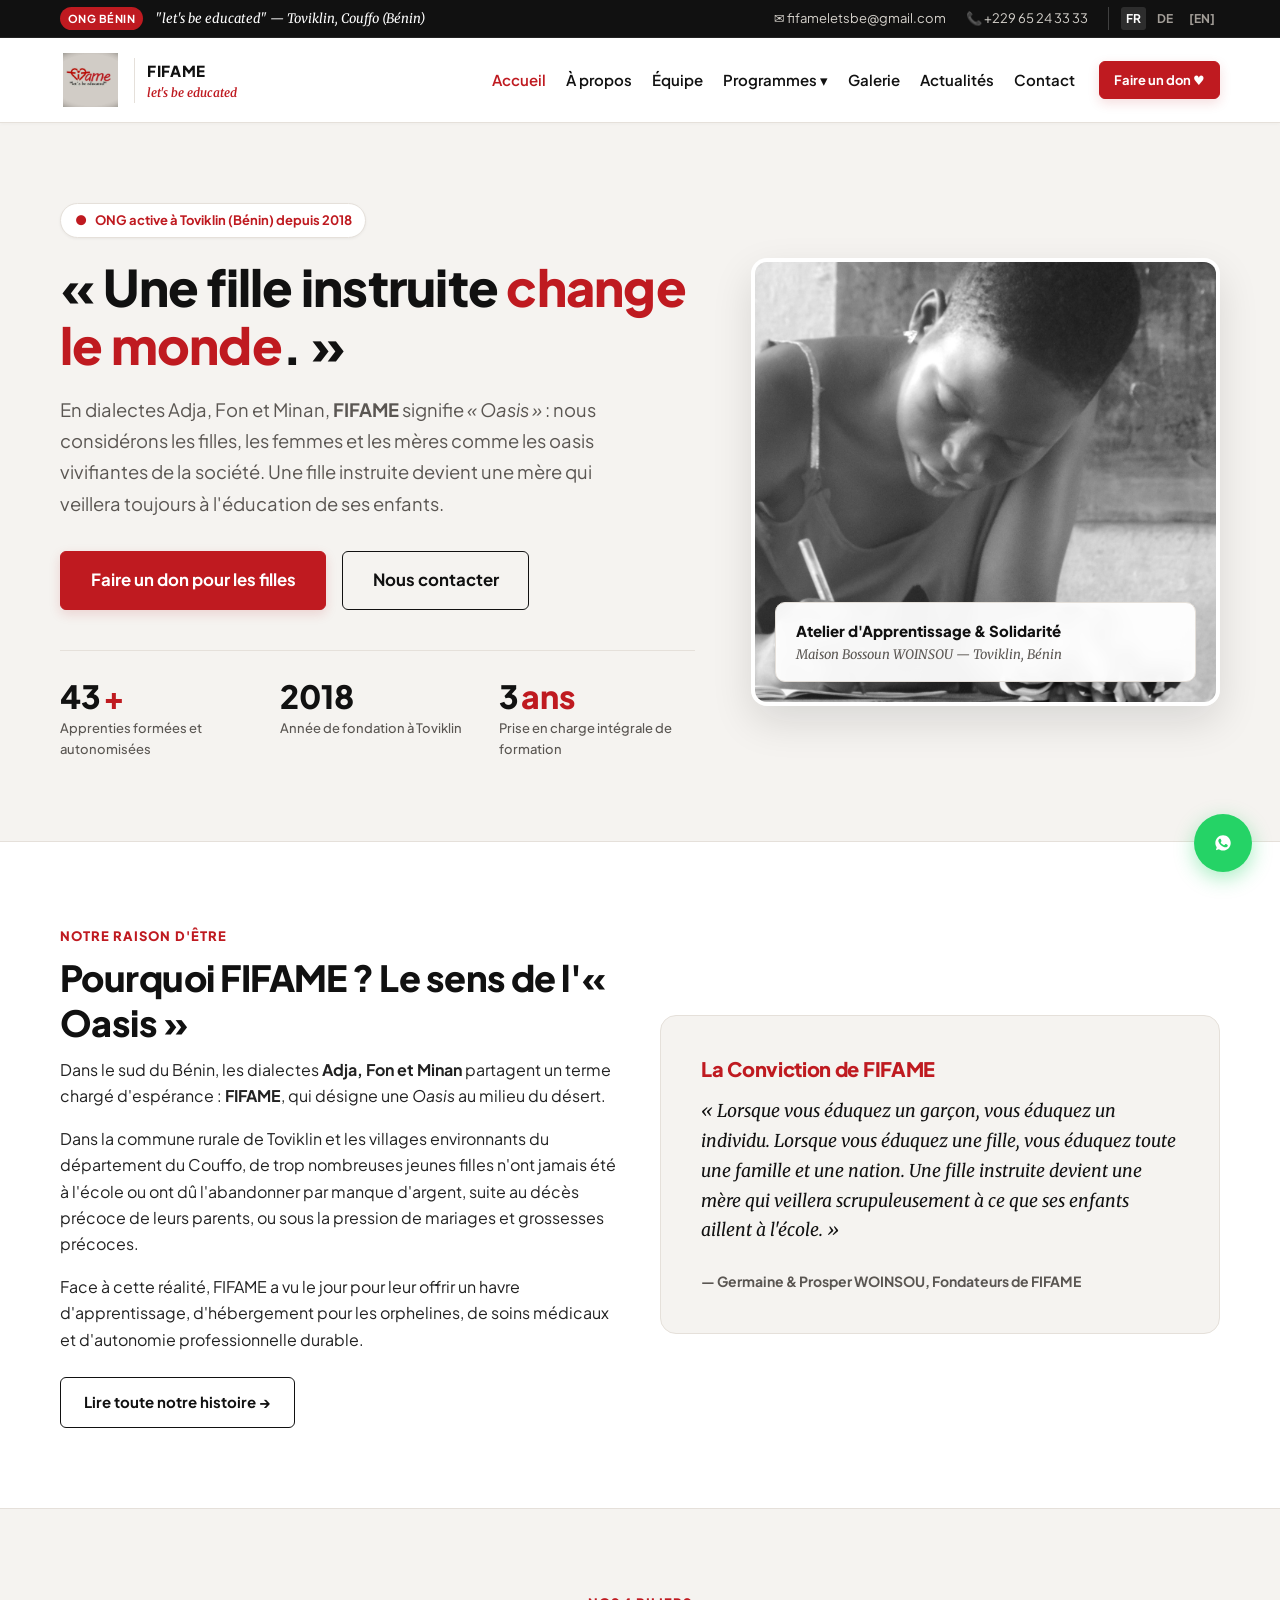
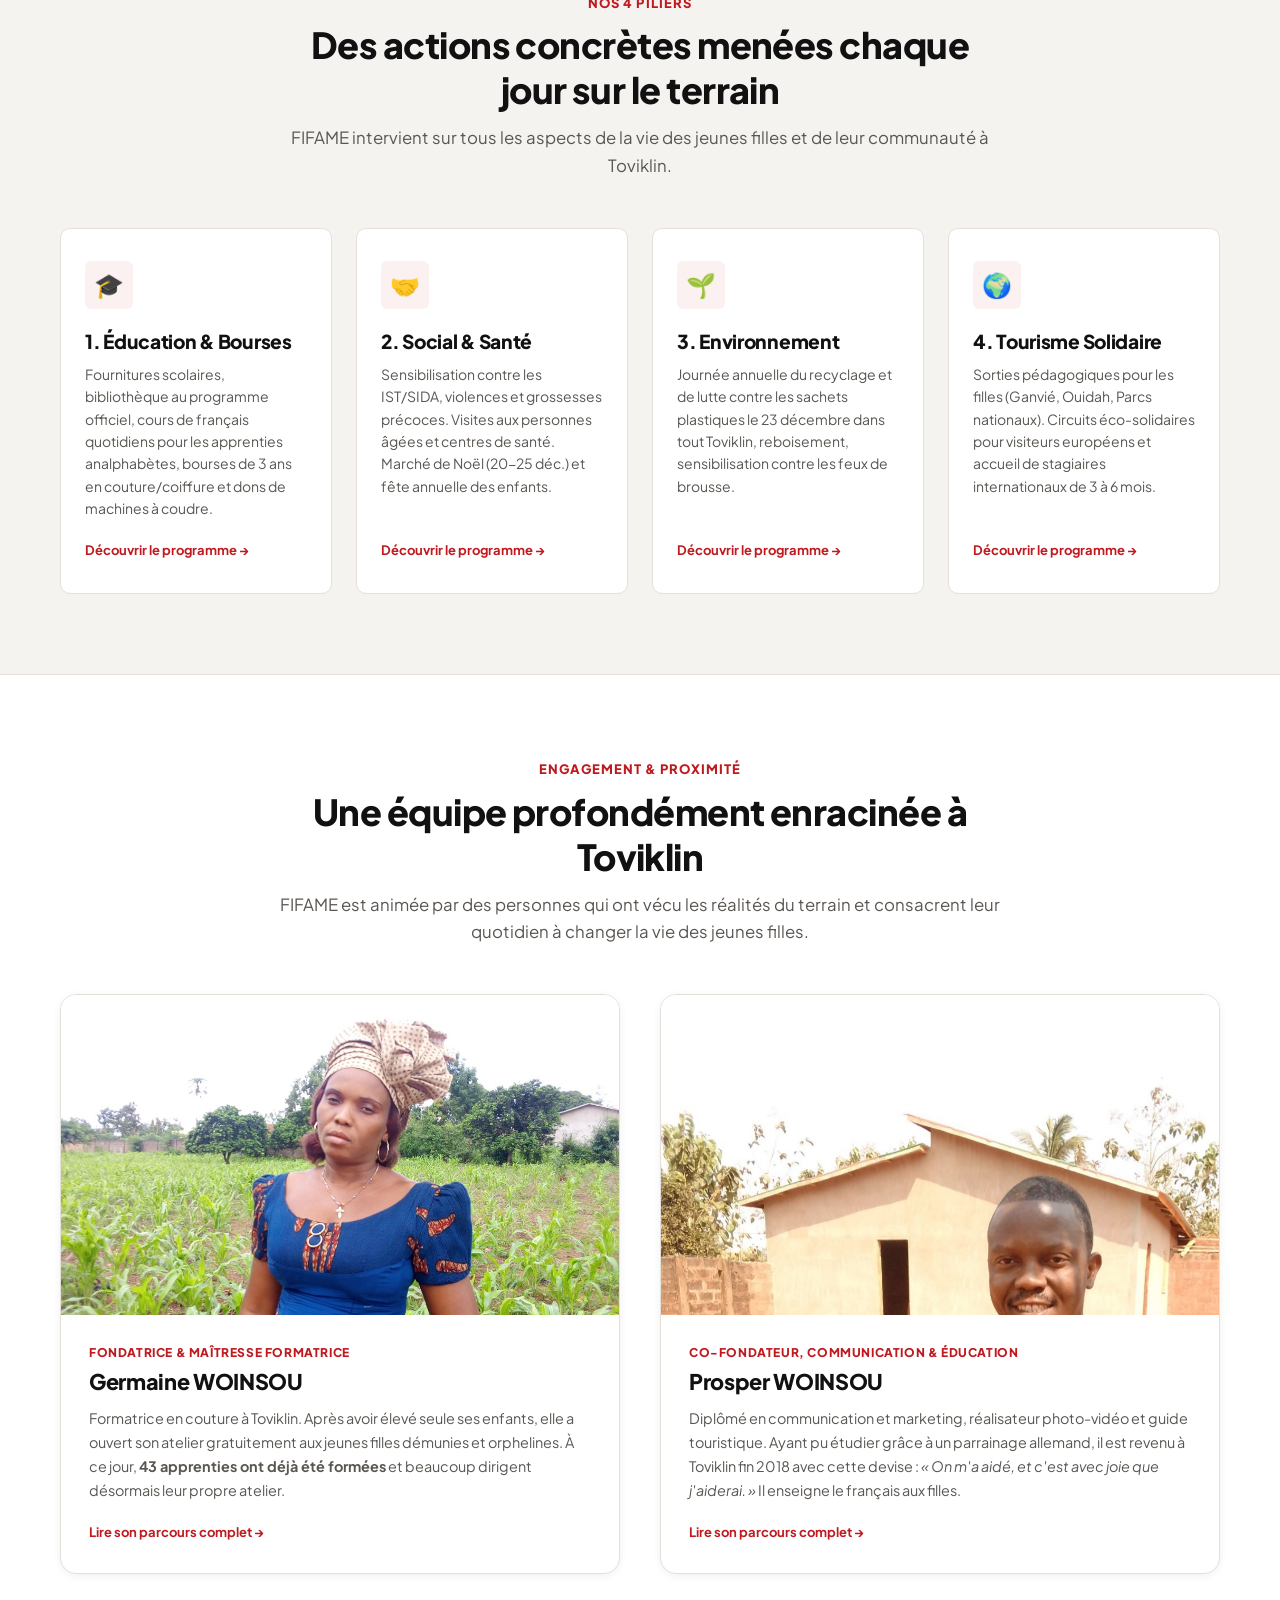
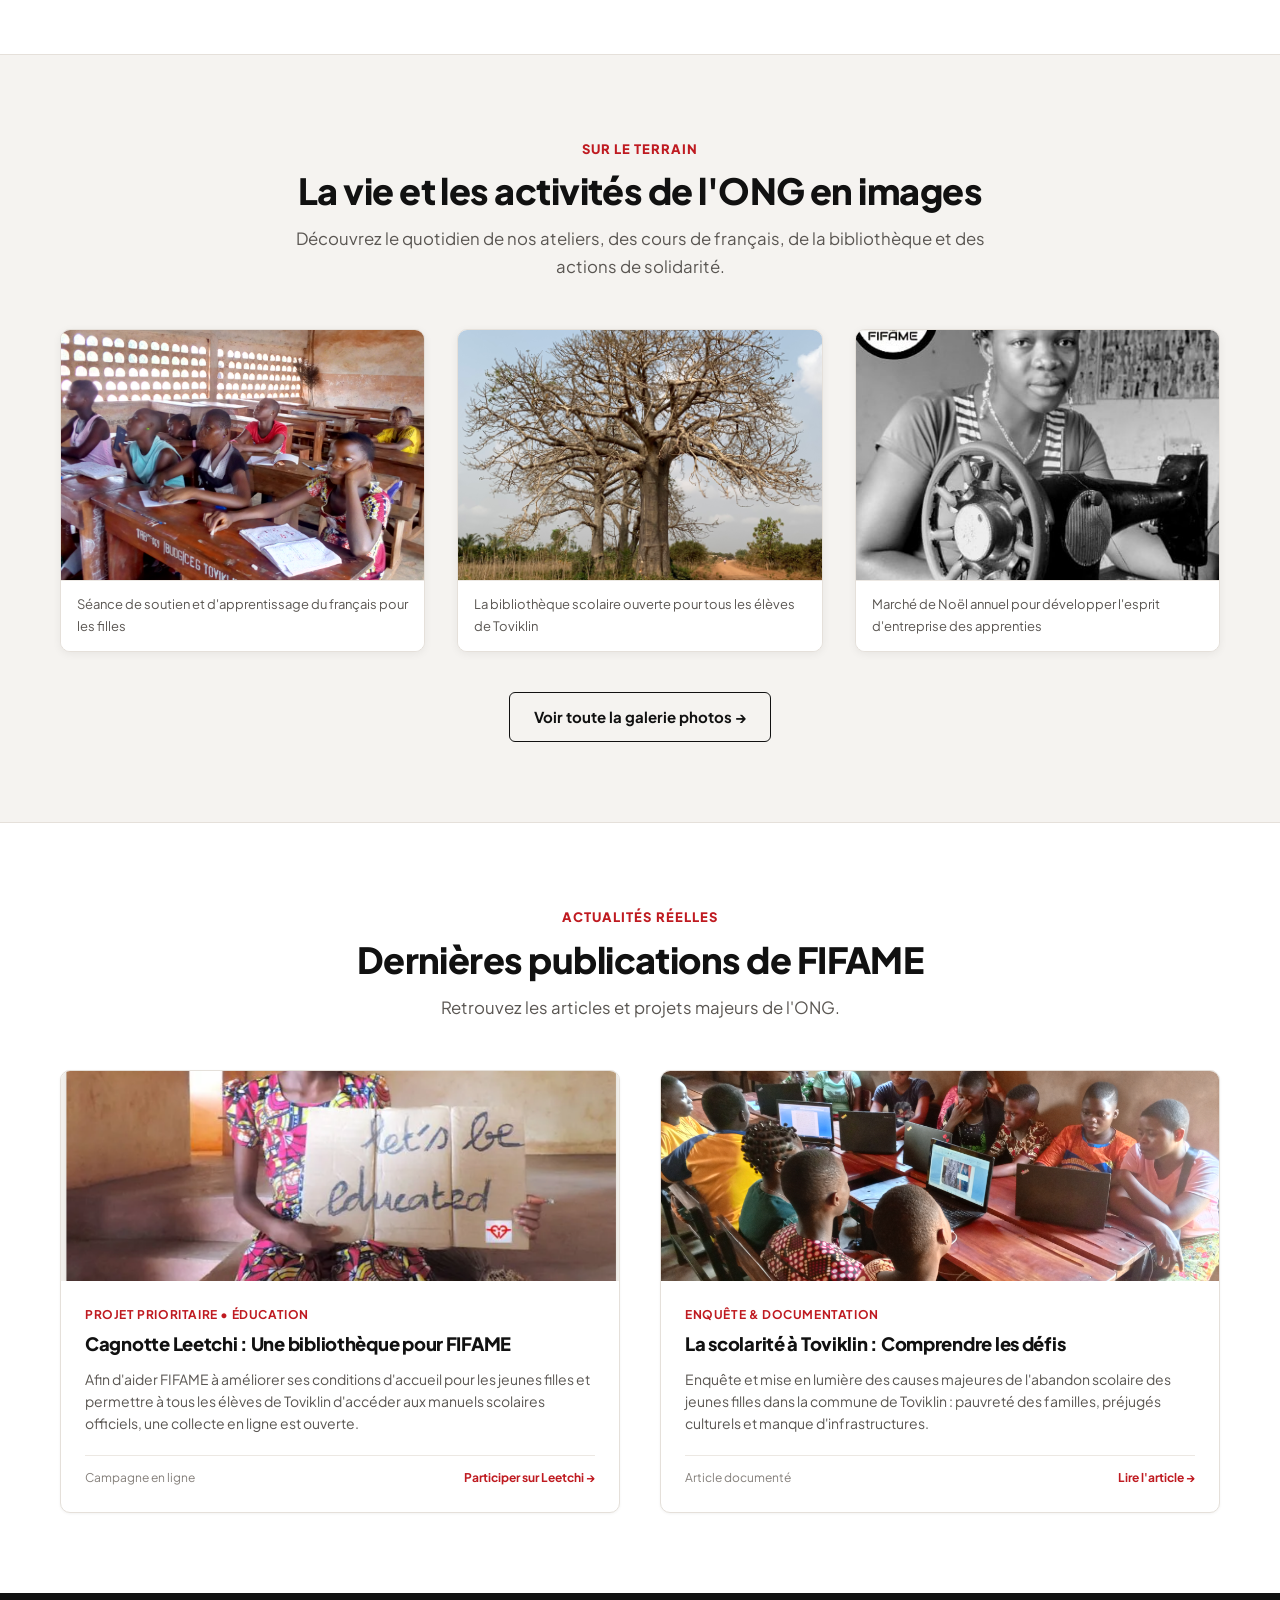
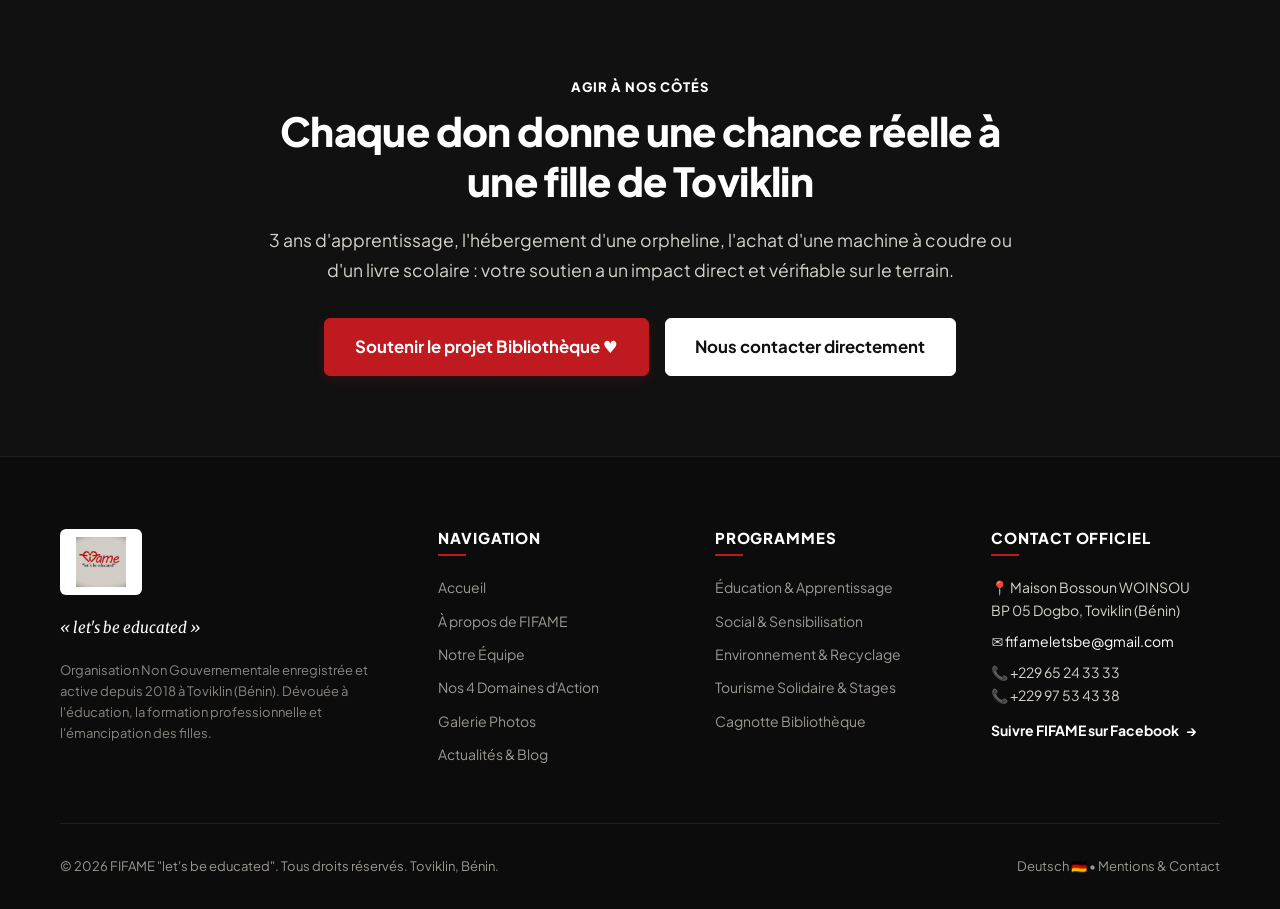
<file: index.html>
<!DOCTYPE html>
<html lang="fr">
<head>
  <meta charset="UTF-8">
  <meta name="viewport" content="width=device-width, initial-scale=1.0">
  <title>FIFAME "let's be educated" — ONG pour l'Éducation et l'Émancipation des Filles à Toviklin (Bénin)</title>
  <meta name="description" content="ONG FIFAME 'let's be educated' à Toviklin (Bénin). Éducation, formation professionnelle, bourses d'études et autonomisation des filles et jeunes femmes depuis 2018.">
  
  <!-- Open Graph -->
  <meta property="og:title" content="FIFAME 'let's be educated' — ONG à Toviklin (Bénin)">
  <meta property="og:description" content="Une fille instruite devient une mère qui veillera à l'éducation de ses enfants. Soutenez l'éducation des filles à Toviklin.">
  <meta property="og:image" content="assets/images/hero-banner.jpg">
  <meta property="og:url" content="https://fifameletsbe.wixsite.com/fifameletsbeeducated">
  <meta property="og:type" content="website">

  <!-- Polices Google Fonts -->
  <link rel="preconnect" href="https://fonts.googleapis.com">
  <link rel="preconnect" href="https://fonts.gstatic.com" crossorigin>
  <link href="https://fonts.googleapis.com/css2?family=Merriweather:ital,wght@0,300;0,400;0,700;1,300;1,400&family=Plus+Jakarta+Sans:wght@400;500;600;700;800&display=swap" rel="stylesheet">
  
  <link rel="stylesheet" href="assets/css/style.css">
</head>
<body>

  <!-- 1. TOPBAR INSTITUTIONNELLE -->
  <aside class="topbar">
    <div class="container">
      <div class="topbar-info">
        <span class="topbar-pill">ONG Bénin</span>
        <span class="topbar-motto">"let's be educated" — Toviklin, Couffo (Bénin)</span>
      </div>
      <div class="topbar-contact">
        <a href="mailto:fifameletsbe@gmail.com">✉️ fifameletsbe@gmail.com</a>
        <a href="tel:+22965243333">📞 +229 65 24 33 33</a>
        
        <!-- Sélecteur de langue -->
        <div class="lang-switcher" aria-label="Choix de la langue">
          <a href="index.html" class="active" title="Français">FR</a>
          <a href="de/index.html" title="Deutsch">DE</a>
          <a href="#en" title="English">[EN]</a>
        </div>
      </div>
    </div>
  </aside>

  <!-- 2. HEADER & NAVIGATION PRINCIPALE -->
  <header class="site-header">
    <div class="container">
      <a href="index.html" class="brand" title="ONG FIFAME Toviklin">
        <div class="brand-logo-frame">
          <img src="assets/images/fifame-logo.jpg" alt="Logo Officiel ONG FIFAME" width="130" height="54">
        </div>
        <div class="brand-text">
          <span class="brand-title">FIFAME</span>
          <span class="brand-sub">let's be educated</span>
        </div>
      </a>

      <!-- Menu Principal Desktop -->
      <nav class="nav-menu" aria-label="Navigation principale">
        <ul class="nav-links">
          <li class="nav-item active"><a href="index.html">Accueil</a></li>
          <li class="nav-item"><a href="a-propos.html">À propos</a></li>
          <li class="nav-item"><a href="equipe.html">Équipe</a></li>
          <li class="nav-item dropdown">
            <a href="programmes.html">Programmes ▾</a>
            <ul class="dropdown-menu">
              <li><a href="programmes-education.html">🎓 Éducation & Bourses</a></li>
              <li><a href="programmes-social.html">🤝 Social & Santé</a></li>
              <li><a href="programmes-environnement.html">🌱 Environnement & Recyclage</a></li>
              <li><a href="programmes-tourisme.html">🌍 Tourisme Solidaire</a></li>
            </ul>
          </li>
          <li class="nav-item"><a href="galerie.html">Galerie</a></li>
          <li class="nav-item"><a href="blog.html">Actualités</a></li>
          <li class="nav-item"><a href="contact.html">Contact</a></li>
        </ul>
        <a href="faire-un-don.html" class="btn btn-primary btn-sm">
          Faire un don ♥
        </a>
      </nav>

      <!-- Bouton Menu Mobile -->
      <button id="mobileToggleBtn" class="mobile-btn" aria-label="Ouvrir le menu">☰</button>
    </div>
  </header>

  <!-- DRAWER MOBILE -->
  <div id="mobileDrawer" class="mobile-drawer">
    <div class="mobile-drawer-content">
      <div class="mobile-drawer-header">
        <span class="brand-title">FIFAME ONG</span>
        <button id="mobileDrawerClose" class="mobile-drawer-close" aria-label="Fermer le menu">&times;</button>
      </div>
      <ul class="mobile-nav-links">
        <li><a href="index.html">Accueil</a></li>
        <li><a href="a-propos.html">À propos de FIFAME</a></li>
        <li><a href="equipe.html">L'Équipe</a></li>
        <li><a href="programmes.html">Tous nos Programmes</a></li>
        <li><a href="programmes-education.html">└ Éducation & Bourses</a></li>
        <li><a href="programmes-social.html">└ Social & Santé</a></li>
        <li><a href="programmes-environnement.html">└ Environnement</a></li>
        <li><a href="programmes-tourisme.html">└ Tourisme Solidaire</a></li>
        <li><a href="galerie.html">Galerie Photos</a></li>
        <li><a href="blog.html">Actualités & Blog</a></li>
        <li><a href="contact.html">Contact & Localisation</a></li>
      </ul>
      <div style="margin-top: 2rem;">
        <a href="faire-un-don.html" class="btn btn-primary btn-block">Faire un don ♥</a>
        <div style="margin-top: 1.5rem; text-align: center;">
          <a href="de/index.html" style="font-weight: 700; color: var(--fifame-red); text-decoration: underline;">Version Allemande (Deutsch) 🇩🇪</a>
        </div>
      </div>
    </div>
  </div>

  <main>
    <!-- 3. HERO SECTION -->
    <section class="hero">
      <div class="container hero-grid">
        <div>
          <div class="hero-pill">
            <span>●</span> ONG active à Toviklin (Bénin) depuis 2018
          </div>
          <h1 class="hero-title">
            « Une fille instruite <span class="red">change le monde</span>. »
          </h1>
          <p class="hero-lead">
            En dialectes Adja, Fon et Minan, <strong>FIFAME</strong> signifie <em>« Oasis »</em> : nous considérons les filles, les femmes et les mères comme les oasis vivifiantes de la société. Une fille instruite devient une mère qui veillera toujours à l'éducation de ses enfants.
          </p>
          <div class="hero-ctas">
            <a href="faire-un-don.html" class="btn btn-primary btn-lg">
              Faire un don pour les filles
            </a>
            <a href="contact.html" class="btn btn-secondary btn-lg">
              Nous contacter
            </a>
          </div>

          <!-- Chiffres Clés Authentiques -->
          <div class="hero-stats">
            <div class="stat-item">
              <div class="stat-num">43<span>+</span></div>
              <div class="stat-lbl">Apprenties formées et autonomisées</div>
            </div>
            <div class="stat-item">
              <div class="stat-num">2018</div>
              <div class="stat-lbl">Année de fondation à Toviklin</div>
            </div>
            <div class="stat-item">
              <div class="stat-num">3 <span>ans</span></div>
              <div class="stat-lbl">Prise en charge intégrale de formation</div>
            </div>
          </div>
        </div>

        <div class="hero-visual">
          <div class="hero-img-frame">
            <img src="assets/images/atelier-couture.jpg" alt="Atelier de couture et formation des jeunes filles à Toviklin" loading="eager">
            <div class="hero-badge-overlay">
              <div class="badge-title">Atelier d'Apprentissage & Solidarité</div>
              <div class="badge-sub">Maison Bossoun WOINSOU — Toviklin, Bénin</div>
            </div>
          </div>
        </div>
      </div>
    </section>

    <!-- 4. SIGNIFICATION DE FIFAME & MISSION FONDATRICE -->
    <section class="section">
      <div class="container">
        <div class="grid-2" style="align-items: center;">
          <div>
            <span class="eyebrow">Notre Raison d'Être</span>
            <h2 class="section-title">Pourquoi FIFAME ? Le sens de l'« Oasis »</h2>
            <p>
              Dans le sud du Bénin, les dialectes <strong>Adja, Fon et Minan</strong> partagent un terme chargé d'espérance : <strong>FIFAME</strong>, qui désigne une <em>Oasis</em> au milieu du désert.
            </p>
            <p>
              Dans la commune rurale de Toviklin et les villages environnants du département du Couffo, de trop nombreuses jeunes filles n'ont jamais été à l'école ou ont dû l'abandonner par manque d'argent, suite au décès précoce de leurs parents, ou sous la pression de mariages et grossesses précoces.
            </p>
            <p>
              Face à cette réalité, FIFAME a vu le jour pour leur offrir un havre d'apprentissage, d'hébergement pour les orphelines, de soins médicaux et d'autonomie professionnelle durable.
            </p>
            <div style="margin-top: 1.5rem;">
              <a href="a-propos.html" class="btn btn-secondary">Lire toute notre histoire &rarr;</a>
            </div>
          </div>
          <div>
            <div style="background-color: var(--fifame-bg-gray); border-radius: var(--radius-lg); padding: 2.5rem; border: 1px solid var(--fifame-border);">
              <h3 style="font-size: 1.25rem; margin-bottom: 1rem; color: var(--fifame-red);">La Conviction de FIFAME</h3>
              <blockquote style="font-family: var(--font-serif); font-style: italic; font-size: 1.1rem; line-height: 1.7; color: var(--fifame-black); margin-bottom: 1.5rem;">
                « Lorsque vous éduquez un garçon, vous éduquez un individu. Lorsque vous éduquez une fille, vous éduquez toute une famille et une nation. Une fille instruite devient une mère qui veillera scrupuleusement à ce que ses enfants aillent à l'école. »
              </blockquote>
              <div style="font-weight: 700; font-size: 0.875rem; color: var(--fifame-text-muted);">
                — Germaine & Prosper WOINSOU, Fondateurs de FIFAME
              </div>
            </div>
          </div>
        </div>
      </div>
    </section>

    <!-- 5. LES 4 DOMAINES D'ACTION -->
    <section class="section section-alt">
      <div class="container">
        <div class="section-header center">
          <span class="eyebrow">Nos 4 Piliers</span>
          <h2 class="section-title">Des actions concrètes menées chaque jour sur le terrain</h2>
          <p class="section-desc">
            FIFAME intervient sur tous les aspects de la vie des jeunes filles et de leur communauté à Toviklin.
          </p>
        </div>

        <div class="grid-4">
          <!-- 1. Éducation -->
          <div class="pillar-card">
            <div>
              <div class="pillar-icon">🎓</div>
              <h3>1. Éducation & Bourses</h3>
              <p>Fournitures scolaires, bibliothèque au programme officiel, cours de français quotidiens pour les apprenties analphabètes, bourses de 3 ans en couture/coiffure et dons de machines à coudre.</p>
            </div>
            <a href="programmes-education.html" class="pillar-link">Découvrir le programme &rarr;</a>
          </div>

          <!-- 2. Social -->
          <div class="pillar-card">
            <div>
              <div class="pillar-icon">🤝</div>
              <h3>2. Social & Santé</h3>
              <p>Sensibilisation contre les IST/SIDA, violences et grossesses précoces. Visites aux personnes âgées et centres de santé. Marché de Noël (20-25 déc.) et fête annuelle des enfants.</p>
            </div>
            <a href="programmes-social.html" class="pillar-link">Découvrir le programme &rarr;</a>
          </div>

          <!-- 3. Environnement -->
          <div class="pillar-card">
            <div>
              <div class="pillar-icon">🌱</div>
              <h3>3. Environnement</h3>
              <p>Journée annuelle du recyclage et de lutte contre les sachets plastiques le 23 décembre dans tout Toviklin, reboisement, sensibilisation contre les feux de brousse.</p>
            </div>
            <a href="programmes-environnement.html" class="pillar-link">Découvrir le programme &rarr;</a>
          </div>

          <!-- 4. Tourisme solidaire -->
          <div class="pillar-card">
            <div>
              <div class="pillar-icon">🌍</div>
              <h3>4. Tourisme Solidaire</h3>
              <p>Sorties pédagogiques pour les filles (Ganvié, Ouidah, Parcs nationaux). Circuits éco-solidaires pour visiteurs européens et accueil de stagiaires internationaux de 3 à 6 mois.</p>
            </div>
            <a href="programmes-tourisme.html" class="pillar-link">Découvrir le programme &rarr;</a>
          </div>
        </div>
      </div>
    </section>

    <!-- 6. LES FONDATEURS -->
    <section class="section">
      <div class="container">
        <div class="section-header center">
          <span class="eyebrow">Engagement & Proximité</span>
          <h2 class="section-title">Une équipe profondément enracinée à Toviklin</h2>
          <p class="section-desc">
            FIFAME est animée par des personnes qui ont vécu les réalités du terrain et consacrent leur quotidien à changer la vie des jeunes filles.
          </p>
        </div>

        <div class="grid-2">
          <!-- Germaine -->
          <div class="team-card">
            <div class="team-card-img">
              <img src="assets/images/germaine-woinsou.jpg" alt="Portrait de Germaine WOINSOU, formatrice et fondatrice">
            </div>
            <div class="team-card-body">
              <div class="team-role">Fondatrice & Maîtresse Formatrice</div>
              <h3 class="team-name">Germaine WOINSOU</h3>
              <p class="team-bio">
                Formatrice en couture à Toviklin. Après avoir élevé seule ses enfants, elle a ouvert son atelier gratuitement aux jeunes filles démunies et orphelines. À ce jour, <strong>43 apprenties ont déjà été formées</strong> et beaucoup dirigent désormais leur propre atelier.
              </p>
              <a href="equipe.html#germaine" class="pillar-link">Lire son parcours complet &rarr;</a>
            </div>
          </div>

          <!-- Prosper -->
          <div class="team-card">
            <div class="team-card-img">
              <img src="assets/images/prosper-woinsou.jpg" alt="Portrait de Prosper WOINSOU, co-fondateur">
            </div>
            <div class="team-card-body">
              <div class="team-role">Co-fondateur, Communication & Éducation</div>
              <h3 class="team-name">Prosper WOINSOU</h3>
              <p class="team-bio">
                Diplômé en communication et marketing, réalisateur photo-vidéo et guide touristique. Ayant pu étudier grâce à un parrainage allemand, il est revenu à Toviklin fin 2018 avec cette devise : <em>« On m'a aidé, et c'est avec joie que j'aiderai. »</em> Il enseigne le français aux filles.
              </p>
              <a href="equipe.html#prosper" class="pillar-link">Lire son parcours complet &rarr;</a>
            </div>
          </div>
        </div>
      </div>
    </section>

    <!-- 7. APERÇU GALERIE PHOTOS AUTHENTIQUES -->
    <section class="section section-alt">
      <div class="container">
        <div class="section-header center">
          <span class="eyebrow">Sur le Terrain</span>
          <h2 class="section-title">La vie et les activités de l'ONG en images</h2>
          <p class="section-desc">
            Découvrez le quotidien de nos ateliers, des cours de français, de la bibliothèque et des actions de solidarité.
          </p>
        </div>

        <div class="grid-3">
          <div class="gallery-item">
            <img src="assets/images/education-cours.jpg" alt="Séance d'apprentissage et de cours pour les jeunes filles">
            <div class="gallery-caption">Séance de soutien et d'apprentissage du français pour les filles</div>
          </div>
          <div class="gallery-item">
            <img src="assets/images/bibliotheque.jpg" alt="La bibliothèque de l'ONG FIFAME avec les manuels scolaires">
            <div class="gallery-caption">La bibliothèque scolaire ouverte pour tous les élèves de Toviklin</div>
          </div>
          <div class="gallery-item">
            <img src="assets/images/evenement-noel.jpg" alt="Marché et fête de Noël pour les enfants">
            <div class="gallery-caption">Marché de Noël annuel pour développer l'esprit d'entreprise des apprenties</div>
          </div>
        </div>

        <div style="text-align: center; margin-top: 2.5rem;">
          <a href="galerie.html" class="btn btn-secondary">Voir toute la galerie photos &rarr;</a>
        </div>
      </div>
    </section>

    <!-- 8. DERNIÈRES ACTUALITÉS (BLOG) -->
    <section class="section">
      <div class="container">
        <div class="section-header center">
          <span class="eyebrow">Actualités Réelles</span>
          <h2 class="section-title">Dernières publications de FIFAME</h2>
          <p class="section-desc">Retrouvez les articles et projets majeurs de l'ONG.</p>
        </div>

        <div class="grid-2">
          <!-- Article 1 : Cagnotte bibliothèque -->
          <div class="card">
            <div class="card-img">
              <img src="assets/images/blog-bibliotheque.png" alt="Projet Une bibliothèque pour FIFAME">
            </div>
            <div class="card-body">
              <div class="card-tag">Projet Prioritaire • Éducation</div>
              <h3 class="card-title"><a href="faire-un-don.html">Cagnotte Leetchi : Une bibliothèque pour FIFAME</a></h3>
              <p class="card-text">
                Afin d'aider FIFAME à améliorer ses conditions d'accueil pour les jeunes filles et permettre à tous les élèves de Toviklin d'accéder aux manuels scolaires officiels, une collecte en ligne est ouverte.
              </p>
              <div class="card-meta">
                <span>Campagne en ligne</span>
                <a href="https://www.leetchi.com/c/une-bibliotheque-pour-fifame-lets-be-educated" target="_blank" rel="noopener" style="color: var(--fifame-red); font-weight: 700;">Participer sur Leetchi &rarr;</a>
              </div>
            </div>
          </div>

          <!-- Article 2 : Enquête scolarité Toviklin -->
          <div class="card">
            <div class="card-img">
              <img src="assets/images/activite-filles.jpg" alt="Enquête sur la déscolarisation des filles à Toviklin">
            </div>
            <div class="card-body">
              <div class="card-tag">Enquête & Documentation</div>
              <h3 class="card-title"><a href="blog.html#scolarite">La scolarité à Toviklin : Comprendre les défis</a></h3>
              <p class="card-text">
                Enquête et mise en lumière des causes majeures de l'abandon scolaire des jeunes filles dans la commune de Toviklin : pauvreté des familles, préjugés culturels et manque d'infrastructures.
              </p>
              <div class="card-meta">
                <span>Article documenté</span>
                <a href="blog.html#scolarite" style="color: var(--fifame-red); font-weight: 700;">Lire l'article &rarr;</a>
              </div>
            </div>
          </div>
        </div>
      </div>
    </section>

    <!-- 9. BANDEAU APPEL À L'ACTION -->
    <section class="section section-dark" style="text-align: center;">
      <div class="container" style="max-width: 800px;">
        <span class="eyebrow" style="color: #FFFFFF;">Agir à nos côtés</span>
        <h2 class="section-title" style="color: #FFFFFF; font-size: 2.5rem; margin-bottom: 1.25rem;">
          Chaque don donne une chance réelle à une fille de Toviklin
        </h2>
        <p style="color: #D6D2CC; font-size: 1.1rem; line-height: 1.7; margin-bottom: 2rem;">
          3 ans d'apprentissage, l'hébergement d'une orpheline, l'achat d'une machine à coudre ou d'un livre scolaire : votre soutien a un impact direct et vérifiable sur le terrain.
        </p>
        <div style="display: flex; gap: 1rem; justify-content: center; flex-wrap: wrap;">
          <a href="faire-un-don.html" class="btn btn-primary btn-lg">Soutenir le projet Bibliothèque ♥</a>
          <a href="contact.html" class="btn btn-white btn-lg">Nous contacter directement</a>
        </div>
      </div>
    </section>
  </main>

  <!-- 10. PIED DE PAGE INSTITUTIONNEL -->
  <footer class="site-footer">
    <div class="container">
      <div class="footer-grid">
        <div class="footer-brand">
          <div class="footer-logo-frame">
            <img src="assets/images/fifame-logo.jpg" alt="Logo ONG FIFAME">
          </div>
          <div class="footer-motto">« let's be educated »</div>
          <p style="font-size: 0.8125rem; line-height: 1.6; color: #8A8580;">
            Organisation Non Gouvernementale enregistrée et active depuis 2018 à Toviklin (Bénin). Dévouée à l'éducation, la formation professionnelle et l'émancipation des filles.
          </p>
        </div>

        <div class="footer-col">
          <h4>Navigation</h4>
          <ul class="footer-links">
            <li><a href="index.html">Accueil</a></li>
            <li><a href="a-propos.html">À propos de FIFAME</a></li>
            <li><a href="equipe.html">Notre Équipe</a></li>
            <li><a href="programmes.html">Nos 4 Domaines d'Action</a></li>
            <li><a href="galerie.html">Galerie Photos</a></li>
            <li><a href="blog.html">Actualités & Blog</a></li>
          </ul>
        </div>

        <div class="footer-col">
          <h4>Programmes</h4>
          <ul class="footer-links">
            <li><a href="programmes-education.html">Éducation & Apprentissage</a></li>
            <li><a href="programmes-social.html">Social & Sensibilisation</a></li>
            <li><a href="programmes-environnement.html">Environnement & Recyclage</a></li>
            <li><a href="programmes-tourisme.html">Tourisme Solidaire & Stages</a></li>
            <li><a href="faire-un-don.html">Cagnotte Bibliothèque</a></li>
          </ul>
        </div>

        <div class="footer-col">
          <h4>Contact Officiel</h4>
          <p style="margin-bottom: 0.5rem; color: #D6D2CC;">
            📍 Maison Bossoun WOINSOU<br>BP 05 Dogbo, Toviklin (Bénin)
          </p>
          <p style="margin-bottom: 0.5rem; color: #D6D2CC;">
            ✉️ <a href="mailto:fifameletsbe@gmail.com" style="color: #FFFFFF;">fifameletsbe@gmail.com</a>
          </p>
          <p style="margin-bottom: 0.75rem; color: #D6D2CC;">
            📞 +229 65 24 33 33<br>📞 +229 97 53 43 38
          </p>
          <p style="margin-top: 0.75rem;">
            <a href="https://www.facebook.com/fifameletsbe" target="_blank" rel="noopener" style="color: #FFFFFF; font-weight: 700; display: inline-flex; align-items: center; gap: 0.4rem;">
              <span>Suivre FIFAME sur Facebook</span> &rarr;
            </a>
          </p>
        </div>
      </div>

      <div class="footer-bottom">
        <div>
          &copy; <span id="currentYear">2026</span> FIFAME "let's be educated". Tous droits réservés. Toviklin, Bénin.
        </div>
        <div>
          <a href="de/index.html">Deutsch 🇩🇪</a> &bull; 
          <a href="contact.html">Mentions & Contact</a>
        </div>
      </div>
    </div>
  </footer>

  <!-- BOUTON WHATSAPP FLOTTANT (DIRECT TOVIKLIN) -->
  <a href="https://wa.me/22965243333?text=Bonjour%20ONG%20FIFAME%2C%20je%20souhaite%20m%27informer%20sur%20vos%20actions." class="whatsapp-float" target="_blank" rel="noopener" aria-label="Contacter FIFAME sur WhatsApp">
    <svg viewBox="0 0 24 24"><path d="M12.031 6.172c-3.181 0-5.767 2.586-5.768 5.766-.001 1.298.38 2.27 1.019 3.287l-.582 2.128 2.182-.573c.978.58 1.911.928 3.145.929 3.178 0 5.767-2.587 5.768-5.766.001-3.187-2.575-5.77-5.764-5.771zm3.392 8.244c-.144.405-.837.774-1.17.824-.299.045-.677.063-1.092-.069-.252-.08-.575-.187-.988-.365-1.739-.751-2.874-2.502-2.961-2.617-.087-.116-.708-.94-.708-1.793s.448-1.273.607-1.446c.159-.173.346-.217.462-.217l.332.006c.106.005.249-.04.39.298.144.347.491 1.2.534 1.287.043.087.072.188.014.304-.058.116-.087.188-.173.289l-.26.304c-.087.086-.177.18-.076.354.101.174.449.741.964 1.201.662.591 1.221.774 1.394.86.174.086.275.072.376-.043.101-.116.433-.506.549-.68.116-.173.231-.145.39-.087s1.011.477 1.184.564.289.13.332.202c.043.072.043.419-.101.824z"/></svg>
  </a>

  <script src="assets/js/main.js"></script>
</body>
</html>
</file>
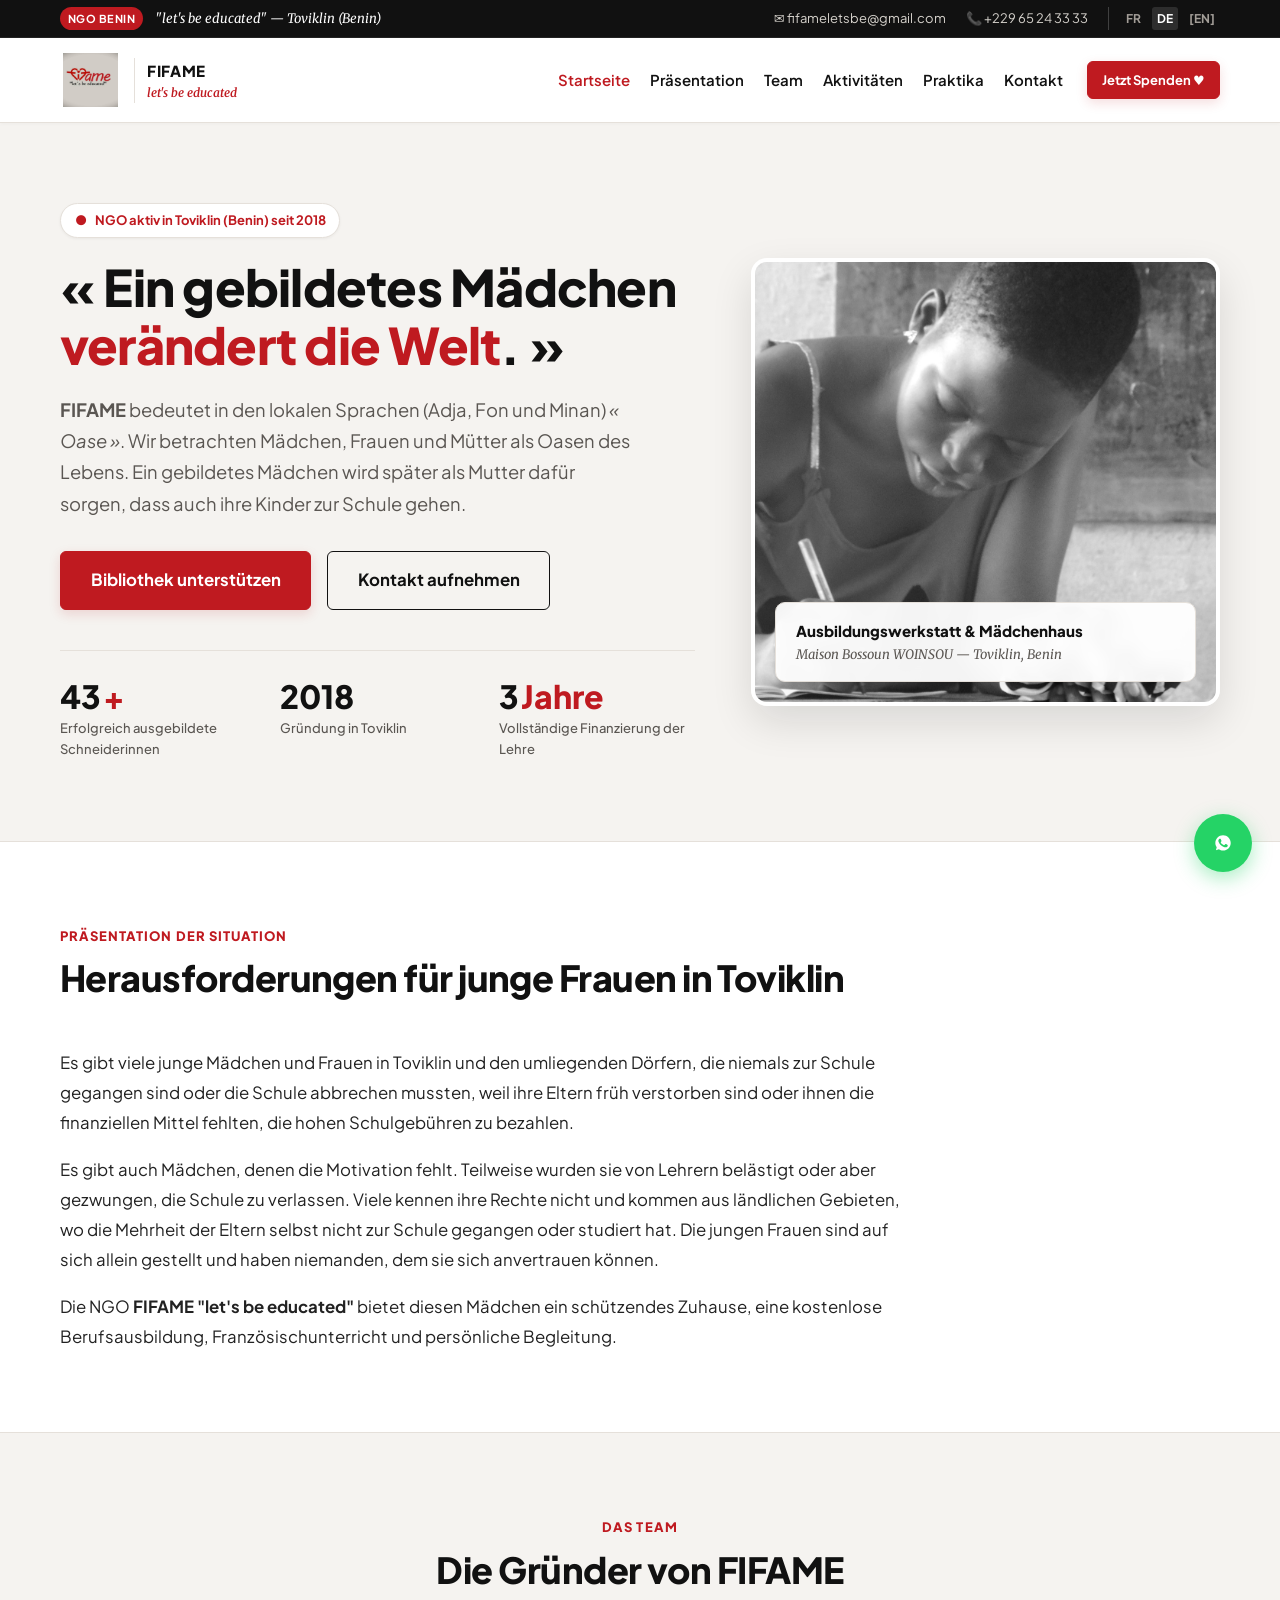
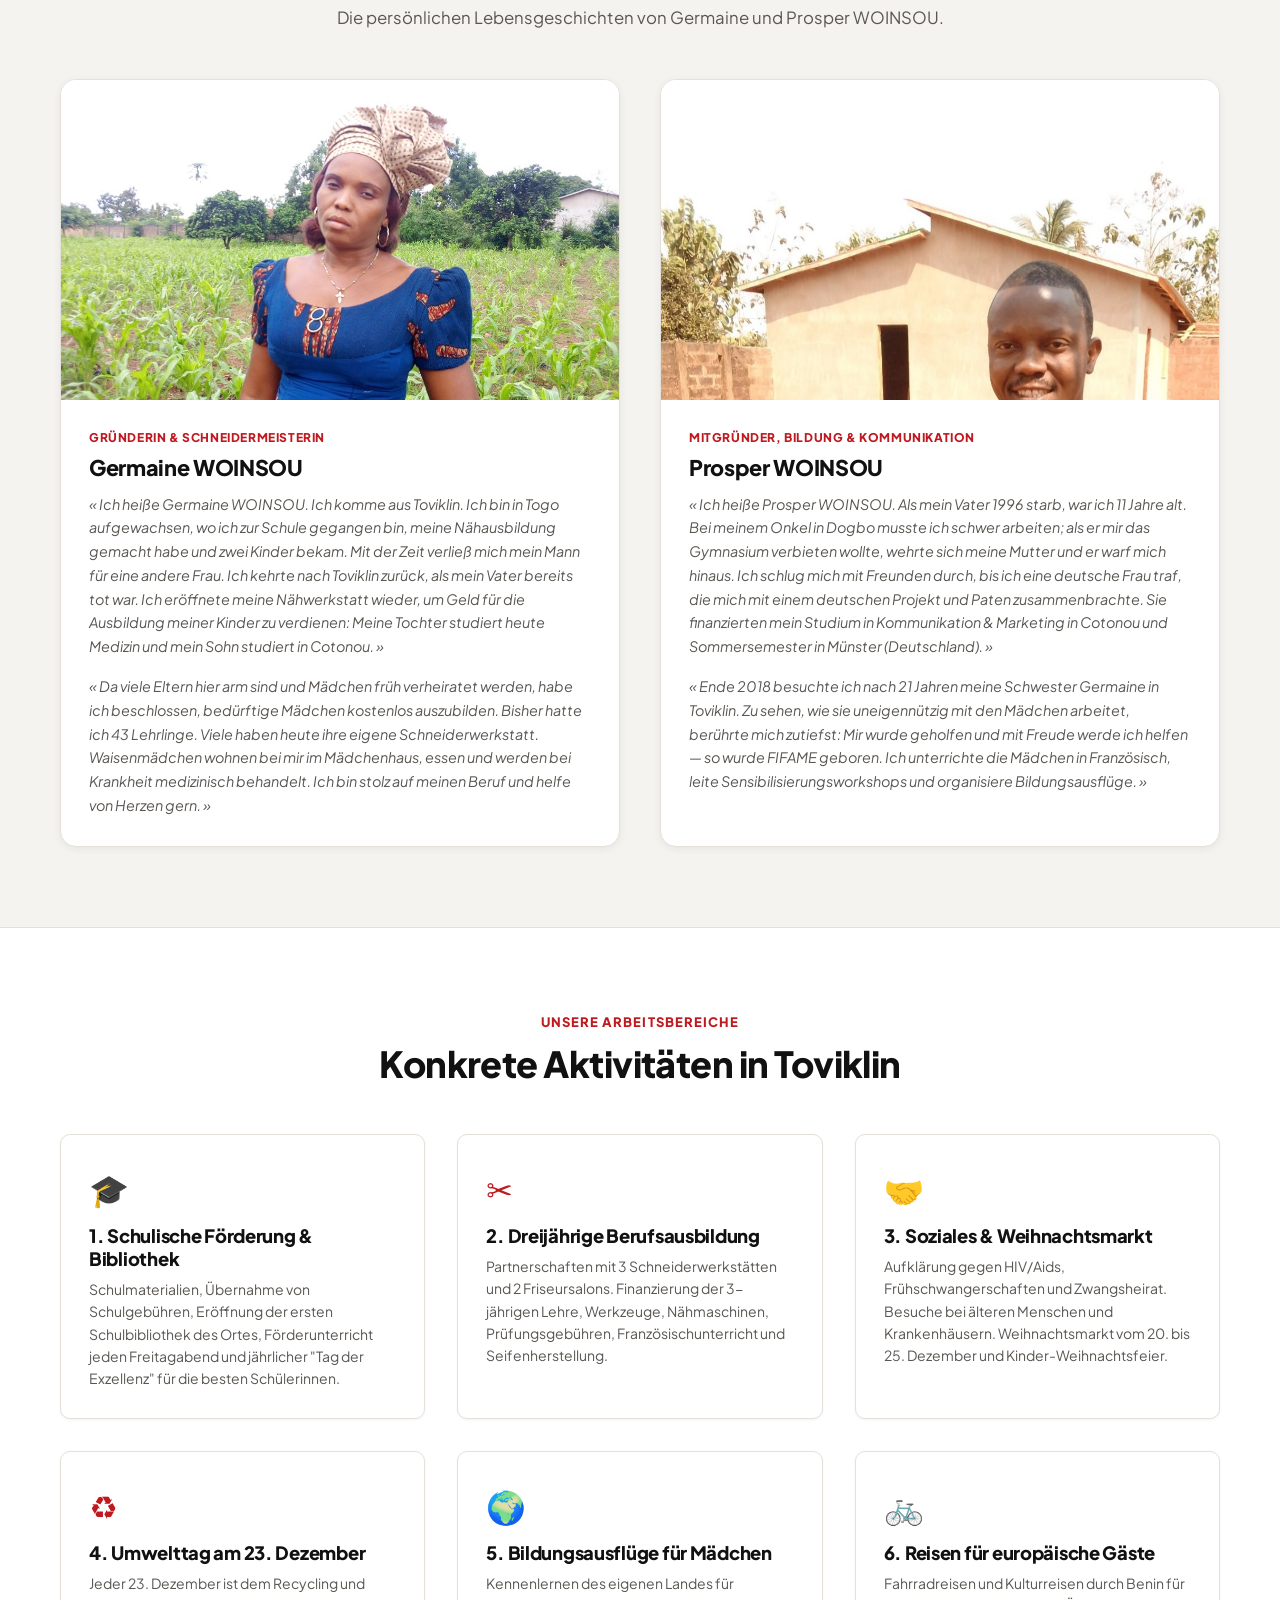
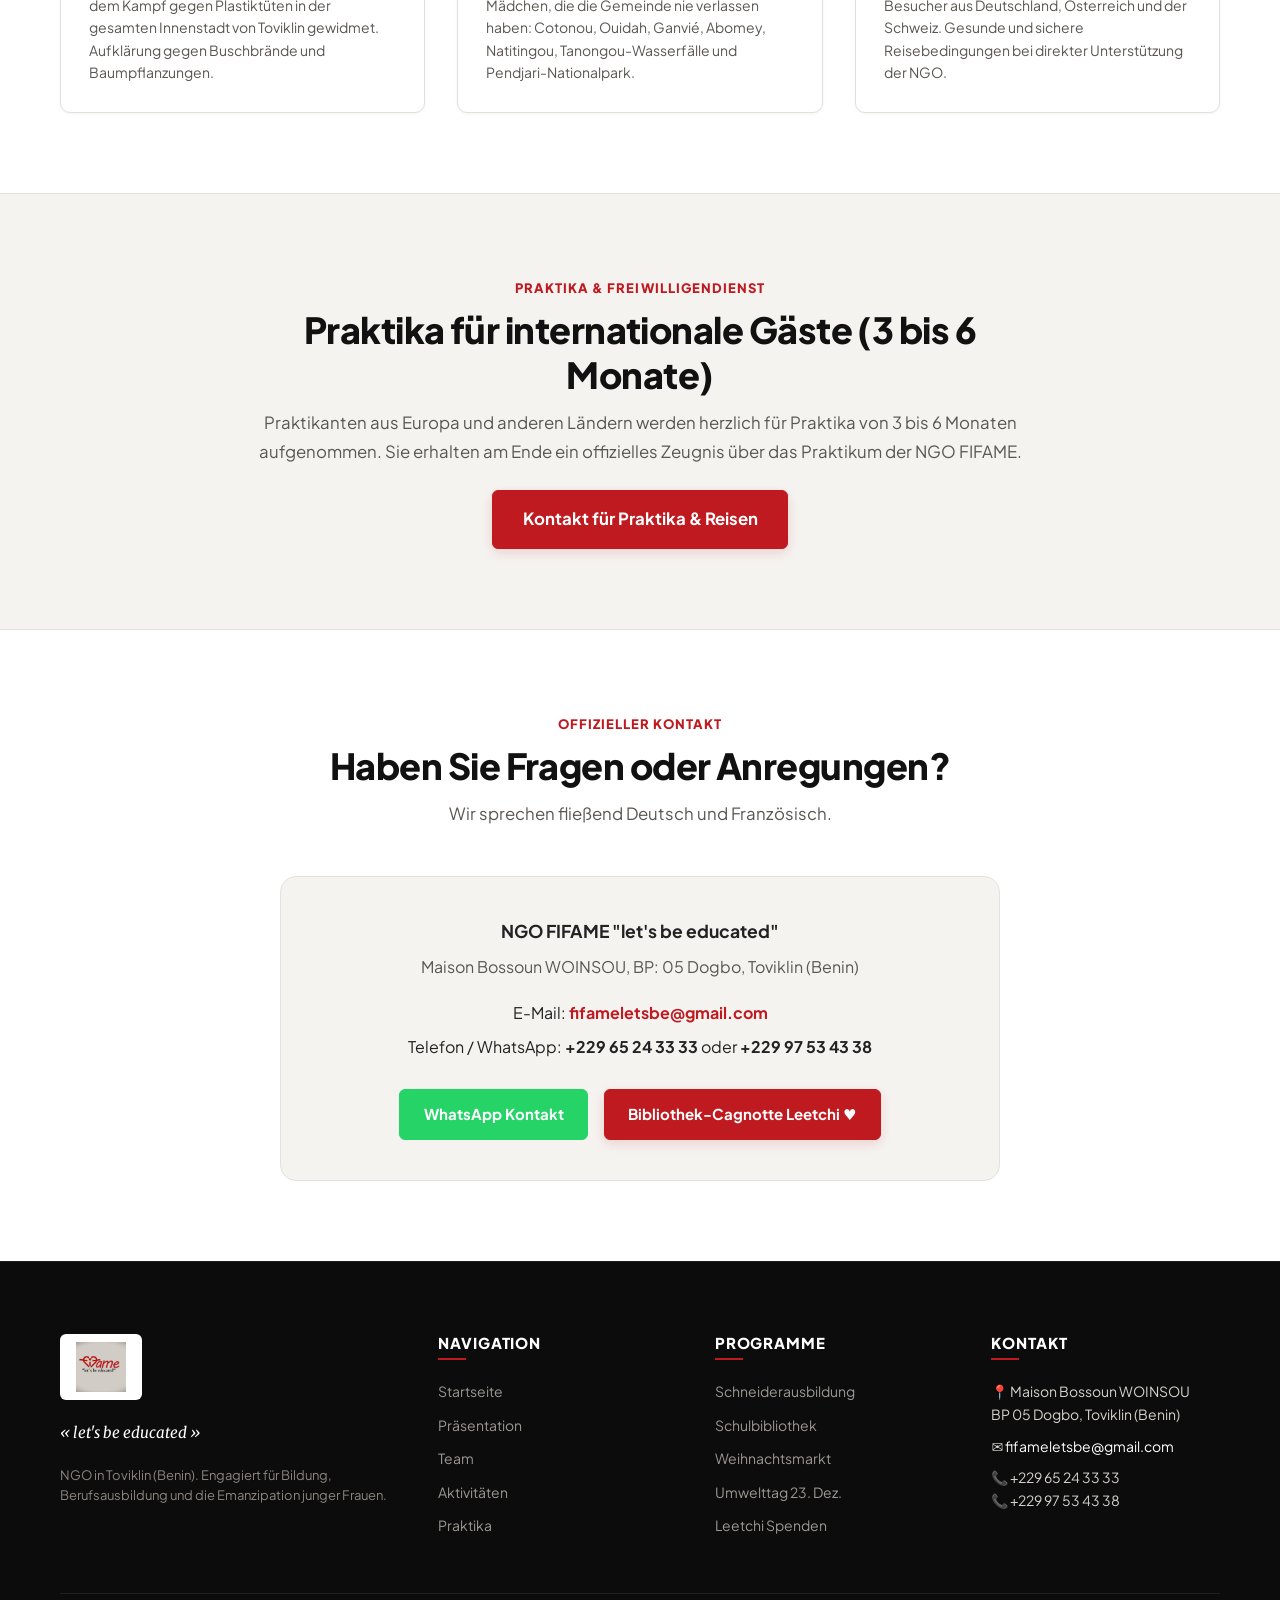
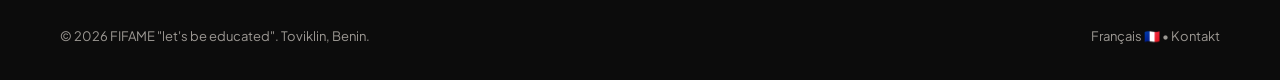
<file: de/index.html>
<!DOCTYPE html>
<html lang="de">
<head>
  <meta charset="UTF-8">
  <meta name="viewport" content="width=device-width, initial-scale=1.0">
  <title>FIFAME "let's be educated" — NGO für die Bildung von Mädchen in Toviklin (Benin)</title>
  <meta name="description" content="Offizielle deutsche Seite der NGO FIFAME 'let's be educated' in Toviklin (Benin). Bildung, Schneiderausbildung und Emanzipation für junge Mädchen.">
  <link rel="preconnect" href="https://fonts.googleapis.com">
  <link rel="preconnect" href="https://fonts.gstatic.com" crossorigin>
  <link href="https://fonts.googleapis.com/css2?family=Merriweather:ital,wght@0,300;0,400;0,700;1,300;1,400&family=Plus+Jakarta+Sans:wght@400;500;600;700;800&display=swap" rel="stylesheet">
  <link rel="stylesheet" href="../assets/css/style.css">
</head>
<body>

  <!-- TOPBAR -->
  <aside class="topbar">
    <div class="container">
      <div class="topbar-info">
        <span class="topbar-pill">NGO Benin</span>
        <span class="topbar-motto">"let's be educated" — Toviklin (Benin)</span>
      </div>
      <div class="topbar-contact">
        <a href="mailto:fifameletsbe@gmail.com">✉️ fifameletsbe@gmail.com</a>
        <a href="tel:+22965243333">📞 +229 65 24 33 33</a>
        <div class="lang-switcher">
          <a href="../index.html">FR</a>
          <a href="index.html" class="active">DE</a>
          <a href="../index.html#en">[EN]</a>
        </div>
      </div>
    </div>
  </aside>

  <!-- HEADER -->
  <header class="site-header">
    <div class="container">
      <a href="index.html" class="brand">
        <div class="brand-logo-frame">
          <img src="../assets/images/fifame-logo.jpg" alt="Offizielles Logo FIFAME" width="130" height="54">
        </div>
        <div class="brand-text">
          <span class="brand-title">FIFAME</span>
          <span class="brand-sub">let's be educated</span>
        </div>
      </a>

      <nav class="nav-menu">
        <ul class="nav-links">
          <li class="nav-item active"><a href="index.html">Startseite</a></li>
          <li class="nav-item"><a href="#problem">Präsentation</a></li>
          <li class="nav-item"><a href="#team">Team</a></li>
          <li class="nav-item"><a href="#aktivitaeten">Aktivitäten</a></li>
          <li class="nav-item"><a href="#praktika">Praktika</a></li>
          <li class="nav-item"><a href="#kontakt">Kontakt</a></li>
        </ul>
        <a href="../faire-un-don.html" class="btn btn-primary btn-sm">Jetzt Spenden ♥</a>
      </nav>

      <button id="mobileToggleBtn" class="mobile-btn" aria-label="Menü öffnen">☰</button>
    </div>
  </header>

  <!-- MOBILE DRAWER -->
  <div id="mobileDrawer" class="mobile-drawer">
    <div class="mobile-drawer-content">
      <div class="mobile-drawer-header">
        <span class="brand-title">FIFAME NGO</span>
        <button id="mobileDrawerClose" class="mobile-drawer-close">&times;</button>
      </div>
      <ul class="mobile-nav-links">
        <li><a href="index.html">Startseite</a></li>
        <li><a href="#problem">Präsentation & Herausforderung</a></li>
        <li><a href="#team">Das Team (Germaine & Prosper)</a></li>
        <li><a href="#aktivitaeten">Aktivitäten & Programme</a></li>
        <li><a href="#praktika">Praktika (3 bis 6 Monate)</a></li>
        <li><a href="#kontakt">Kontakt & Standort</a></li>
        <li><a href="../index.html" style="color: var(--fifame-red);">Französische Version (FR) 🇫🇷</a></li>
      </ul>
      <div style="margin-top: 2rem;">
        <a href="../faire-un-don.html" class="btn btn-primary btn-block">Spenden ♥</a>
      </div>
    </div>
  </div>

  <main>
    <!-- HERO DEUTSCH -->
    <section class="hero">
      <div class="container hero-grid">
        <div>
          <div class="hero-pill">
            <span>●</span> NGO aktiv in Toviklin (Benin) seit 2018
          </div>
          <h1 class="hero-title">
            « Ein gebildetes Mädchen <span class="red">verändert die Welt</span>. »
          </h1>
          <p class="hero-lead">
            <strong>FIFAME</strong> bedeutet in den lokalen Sprachen (Adja, Fon und Minan) <em>« Oase »</em>. Wir betrachten Mädchen, Frauen und Mütter als Oasen des Lebens. Ein gebildetes Mädchen wird später als Mutter dafür sorgen, dass auch ihre Kinder zur Schule gehen.
          </p>
          <div class="hero-ctas">
            <a href="../faire-un-don.html" class="btn btn-primary btn-lg">Bibliothek unterstützen</a>
            <a href="#kontakt" class="btn btn-secondary btn-lg">Kontakt aufnehmen</a>
          </div>

          <div class="hero-stats">
            <div class="stat-item">
              <div class="stat-num">43<span>+</span></div>
              <div class="stat-lbl">Erfolgreich ausgebildete Schneiderinnen</div>
            </div>
            <div class="stat-item">
              <div class="stat-num">2018</div>
              <div class="stat-lbl">Gründung in Toviklin</div>
            </div>
            <div class="stat-item">
              <div class="stat-num">3 <span>Jahre</span></div>
              <div class="stat-lbl">Vollständige Finanzierung der Lehre</div>
            </div>
          </div>
        </div>

        <div class="hero-visual">
          <div class="hero-img-frame">
            <img src="../assets/images/atelier-couture.jpg" alt="Schneiderwerkstatt von FIFAME in Toviklin">
            <div class="hero-badge-overlay">
              <div class="badge-title">Ausbildungswerkstatt & Mädchenhaus</div>
              <div class="badge-sub">Maison Bossoun WOINSOU — Toviklin, Benin</div>
            </div>
          </div>
        </div>
      </div>
    </section>

    <!-- PRÄSENTATION : DIE SITUATION IN TOVIKLIN -->
    <section id="problem" class="section">
      <div class="container">
        <div class="section-header">
          <span class="eyebrow">Präsentation der Situation</span>
          <h2 class="section-title">Herausforderungen für junge Frauen in Toviklin</h2>
        </div>

        <div style="max-width: 860px; line-height: 1.8; font-size: 1.05rem; color: var(--fifame-text);">
          <p>
            Es gibt viele junge Mädchen und Frauen in Toviklin und den umliegenden Dörfern, die niemals zur Schule gegangen sind oder die Schule abbrechen mussten, weil ihre Eltern früh verstorben sind oder ihnen die finanziellen Mittel fehlten, die hohen Schulgebühren zu bezahlen.
          </p>
          <p>
            Es gibt auch Mädchen, denen die Motivation fehlt. Teilweise wurden sie von Lehrern belästigt oder aber gezwungen, die Schule zu verlassen. Viele kennen ihre Rechte nicht und kommen aus ländlichen Gebieten, wo die Mehrheit der Eltern selbst nicht zur Schule gegangen oder studiert hat. Die jungen Frauen sind auf sich allein gestellt und haben niemanden, dem sie sich anvertrauen können.
          </p>
          <p>
            Die NGO <strong>FIFAME "let's be educated"</strong> bietet diesen Mädchen ein schützendes Zuhause, eine kostenlose Berufsausbildung, Französischunterricht und persönliche Begleitung.
          </p>
        </div>
      </div>
    </section>

    <!-- TEAM : GERMAINE & PROSPER (ORIGINALTEXTE) -->
    <section id="team" class="section section-alt">
      <div class="container">
        <div class="section-header center">
          <span class="eyebrow">Das Team</span>
          <h2 class="section-title">Die Gründer von FIFAME</h2>
          <p class="section-desc">Die persönlichen Lebensgeschichten von Germaine und Prosper WOINSOU.</p>
        </div>

        <div class="grid-2" style="gap: 2.5rem;">
          
          <!-- Germaine -->
          <div class="team-card">
            <div class="team-card-img">
              <img src="../assets/images/germaine-woinsou.jpg" alt="Germaine WOINSOU">
            </div>
            <div class="team-card-body">
              <div class="team-role">Gründerin & Schneidermeisterin</div>
              <h3 class="team-name">Germaine WOINSOU</h3>
              <div style="font-size: 0.9rem; color: var(--fifame-text-muted); line-height: 1.65;">
                <p>
                  <em>« Ich heiße Germaine WOINSOU. Ich komme aus Toviklin. Ich bin in Togo aufgewachsen, wo ich zur Schule gegangen bin, meine Nähausbildung gemacht habe und zwei Kinder bekam. Mit der Zeit verließ mich mein Mann für eine andere Frau. Ich kehrte nach Toviklin zurück, als mein Vater bereits tot war. Ich eröffnete meine Nähwerkstatt wieder, um Geld für die Ausbildung meiner Kinder zu verdienen: Meine Tochter studiert heute Medizin und mein Sohn studiert in Cotonou. »</em>
                </p>
                <p>
                  <em>« Da viele Eltern hier arm sind und Mädchen früh verheiratet werden, habe ich beschlossen, bedürftige Mädchen kostenlos auszubilden. Bisher hatte ich 43 Lehrlinge. Viele haben heute ihre eigene Schneiderwerkstatt. Waisenmädchen wohnen bei mir im Mädchenhaus, essen und werden bei Krankheit medizinisch behandelt. Ich bin stolz auf meinen Beruf und helfe von Herzen gern. »</em>
                </p>
              </div>
            </div>
          </div>

          <!-- Prosper -->
          <div class="team-card">
            <div class="team-card-img">
              <img src="../assets/images/prosper-woinsou.jpg" alt="Prosper WOINSOU">
            </div>
            <div class="team-card-body">
              <div class="team-role">Mitgründer, Bildung & Kommunikation</div>
              <h3 class="team-name">Prosper WOINSOU</h3>
              <div style="font-size: 0.9rem; color: var(--fifame-text-muted); line-height: 1.65;">
                <p>
                  <em>« Ich heiße Prosper WOINSOU. Als mein Vater 1996 starb, war ich 11 Jahre alt. Bei meinem Onkel in Dogbo musste ich schwer arbeiten; als er mir das Gymnasium verbieten wollte, wehrte sich meine Mutter und er warf mich hinaus. Ich schlug mich mit Freunden durch, bis ich eine deutsche Frau traf, die mich mit einem deutschen Projekt und Paten zusammenbrachte. Sie finanzierten mein Studium in Kommunikation & Marketing in Cotonou und Sommersemester in Münster (Deutschland). »</em>
                </p>
                <p>
                  <em>« Ende 2018 besuchte ich nach 21 Jahren meine Schwester Germaine in Toviklin. Zu sehen, wie sie uneigennützig mit den Mädchen arbeitet, berührte mich zutiefst: Mir wurde geholfen und mit Freude werde ich helfen — so wurde FIFAME geboren. Ich unterrichte die Mädchen in Französisch, leite Sensibilisierungsworkshops und organisiere Bildungsausflüge. »</em>
                </p>
              </div>
            </div>
          </div>

        </div>
      </div>
    </section>

    <!-- AKTIVITÄTEN DER NGO -->
    <section id="aktivitaeten" class="section">
      <div class="container">
        <div class="section-header center">
          <span class="eyebrow">Unsere Arbeitsbereiche</span>
          <h2 class="section-title">Konkrete Aktivitäten in Toviklin</h2>
        </div>

        <div class="grid-3">
          
          <div class="card" style="padding: 1.75rem;">
            <div style="font-size: 2rem; color: var(--fifame-red); margin-bottom: 0.5rem;">🎓</div>
            <h3 style="font-size: 1.15rem; margin-bottom: 0.5rem;">1. Schulische Förderung & Bibliothek</h3>
            <p style="font-size: 0.875rem; color: var(--fifame-text-muted); line-height: 1.6;">
              Schulmaterialien, Übernahme von Schulgebühren, Eröffnung der ersten Schulbibliothek des Ortes, Förderunterricht jeden Freitagabend und jährlicher "Tag der Exzellenz" für die besten Schülerinnen.
            </p>
          </div>

          <div class="card" style="padding: 1.75rem;">
            <div style="font-size: 2rem; color: var(--fifame-red); margin-bottom: 0.5rem;">✂️</div>
            <h3 style="font-size: 1.15rem; margin-bottom: 0.5rem;">2. Dreijährige Berufsausbildung</h3>
            <p style="font-size: 0.875rem; color: var(--fifame-text-muted); line-height: 1.6;">
              Partnerschaften mit 3 Schneiderwerkstätten und 2 Friseursalons. Finanzierung der 3-jährigen Lehre, Werkzeuge, Nähmaschinen, Prüfungsgebühren, Französischunterricht und Seifenherstellung.
            </p>
          </div>

          <div class="card" style="padding: 1.75rem;">
            <div style="font-size: 2rem; color: var(--fifame-red); margin-bottom: 0.5rem;">🤝</div>
            <h3 style="font-size: 1.15rem; margin-bottom: 0.5rem;">3. Soziales & Weihnachtsmarkt</h3>
            <p style="font-size: 0.875rem; color: var(--fifame-text-muted); line-height: 1.6;">
              Aufklärung gegen HIV/Aids, Frühschwangerschaften und Zwangsheirat. Besuche bei älteren Menschen und Krankenhäusern. Weihnachtsmarkt vom 20. bis 25. Dezember und Kinder-Weihnachtsfeier.
            </p>
          </div>

          <div class="card" style="padding: 1.75rem;">
            <div style="font-size: 2rem; color: var(--fifame-red); margin-bottom: 0.5rem;">♻️</div>
            <h3 style="font-size: 1.15rem; margin-bottom: 0.5rem;">4. Umwelttag am 23. Dezember</h3>
            <p style="font-size: 0.875rem; color: var(--fifame-text-muted); line-height: 1.6;">
              Jeder 23. Dezember ist dem Recycling und dem Kampf gegen Plastiktüten in der gesamten Innenstadt von Toviklin gewidmet. Aufklärung gegen Buschbrände und Baumpflanzungen.
            </p>
          </div>

          <div class="card" style="padding: 1.75rem;">
            <div style="font-size: 2rem; color: var(--fifame-red); margin-bottom: 0.5rem;">🌍</div>
            <h3 style="font-size: 1.15rem; margin-bottom: 0.5rem;">5. Bildungsausflüge für Mädchen</h3>
            <p style="font-size: 0.875rem; color: var(--fifame-text-muted); line-height: 1.6;">
              Kennenlernen des eigenen Landes für Mädchen, die die Gemeinde nie verlassen haben: Cotonou, Ouidah, Ganvié, Abomey, Natitingou, Tanongou-Wasserfälle und Pendjari-Nationalpark.
            </p>
          </div>

          <div class="card" style="padding: 1.75rem;">
            <div style="font-size: 2rem; color: var(--fifame-red); margin-bottom: 0.5rem;">🚲</div>
            <h3 style="font-size: 1.15rem; margin-bottom: 0.5rem;">6. Reisen für europäische Gäste</h3>
            <p style="font-size: 0.875rem; color: var(--fifame-text-muted); line-height: 1.6;">
              Fahrradreisen und Kulturreisen durch Benin für Besucher aus Deutschland, Österreich und der Schweiz. Gesunde und sichere Reisebedingungen bei direkter Unterstützung der NGO.
            </p>
          </div>

        </div>
      </div>
    </section>

    <!-- PRAKTIKA -->
    <section id="praktika" class="section section-alt">
      <div class="container" style="max-width: 860px; text-align: center;">
        <span class="eyebrow">Praktika & Freiwilligendienst</span>
        <h2 class="section-title">Praktika für internationale Gäste (3 bis 6 Monate)</h2>
        <p style="font-size: 1.05rem; line-height: 1.7; color: var(--fifame-text-muted); margin-bottom: 1.5rem;">
          Praktikanten aus Europa und anderen Ländern werden herzlich für Praktika von 3 bis 6 Monaten aufgenommen. Sie erhalten am Ende ein offizielles Zeugnis über das Praktikum der NGO FIFAME.
        </p>
        <a href="#kontakt" class="btn btn-primary btn-lg">Kontakt für Praktika & Reisen</a>
      </div>
    </section>

    <!-- KONTAKT DEUTSCH -->
    <section id="kontakt" class="section">
      <div class="container">
        <div class="section-header center">
          <span class="eyebrow">Offizieller Kontakt</span>
          <h2 class="section-title">Haben Sie Fragen oder Anregungen?</h2>
          <p class="section-desc">Wir sprechen fließend Deutsch und Französisch.</p>
        </div>

        <div style="background: var(--fifame-bg-gray); padding: 2.5rem; border-radius: var(--radius-lg); border: 1px solid var(--fifame-border); max-width: 720px; margin: 0 auto; text-align: center;">
          <p style="font-size: 1.1rem; margin-bottom: 0.5rem;"><strong>NGO FIFAME "let's be educated"</strong></p>
          <p style="color: var(--fifame-text-muted); margin-bottom: 1.25rem;">
            Maison Bossoun WOINSOU, BP: 05 Dogbo, Toviklin (Benin)
          </p>
          <p style="font-size: 1rem; margin-bottom: 0.5rem;">
            E-Mail: <a href="mailto:fifameletsbe@gmail.com" style="color: var(--fifame-red); font-weight: 700;">fifameletsbe@gmail.com</a>
          </p>
          <p style="font-size: 1rem; margin-bottom: 1.75rem;">
            Telefon / WhatsApp: <strong>+229 65 24 33 33</strong> oder <strong>+229 97 53 43 38</strong>
          </p>
          <div style="display: flex; gap: 1rem; justify-content: center; flex-wrap: wrap;">
            <a href="https://wa.me/22965243333?text=Hallo%20FIFAME%2C%20ich%20habe%20eine%20Frage." target="_blank" rel="noopener" class="btn btn-secondary" style="background: #25D366; color: #fff; border-color: #25D366;">WhatsApp Kontakt</a>
            <a href="https://www.leetchi.com/c/une-bibliotheque-pour-fifame-lets-be-educated" target="_blank" rel="noopener" class="btn btn-primary">Bibliothek-Cagnotte Leetchi ♥</a>
          </div>
        </div>
      </div>
    </section>
  </main>

  <!-- FOOTER -->
  <footer class="site-footer">
    <div class="container">
      <div class="footer-grid">
        <div class="footer-brand">
          <div class="footer-logo-frame">
            <img src="../assets/images/fifame-logo.jpg" alt="Logo NGO FIFAME">
          </div>
          <div class="footer-motto">« let's be educated »</div>
          <p style="font-size: 0.8125rem; line-height: 1.6; color: #8A8580;">
            NGO in Toviklin (Benin). Engagiert für Bildung, Berufsausbildung und die Emanzipation junger Frauen.
          </p>
        </div>

        <div class="footer-col">
          <h4>Navigation</h4>
          <ul class="footer-links">
            <li><a href="index.html">Startseite</a></li>
            <li><a href="#problem">Präsentation</a></li>
            <li><a href="#team">Team</a></li>
            <li><a href="#aktivitaeten">Aktivitäten</a></li>
            <li><a href="#praktika">Praktika</a></li>
          </ul>
        </div>

        <div class="footer-col">
          <h4>Programme</h4>
          <ul class="footer-links">
            <li><a href="#aktivitaeten">Schneiderausbildung</a></li>
            <li><a href="#aktivitaeten">Schulbibliothek</a></li>
            <li><a href="#aktivitaeten">Weihnachtsmarkt</a></li>
            <li><a href="#aktivitaeten">Umwelttag 23. Dez.</a></li>
            <li><a href="https://www.leetchi.com/c/une-bibliotheque-pour-fifame-lets-be-educated" target="_blank" rel="noopener">Leetchi Spenden</a></li>
          </ul>
        </div>

        <div class="footer-col">
          <h4>Kontakt</h4>
          <p style="margin-bottom: 0.5rem; color: #D6D2CC;">
            📍 Maison Bossoun WOINSOU<br>BP 05 Dogbo, Toviklin (Benin)
          </p>
          <p style="margin-bottom: 0.5rem; color: #D6D2CC;">
            ✉️ <a href="mailto:fifameletsbe@gmail.com" style="color: #FFFFFF;">fifameletsbe@gmail.com</a>
          </p>
          <p style="color: #D6D2CC;">
            📞 +229 65 24 33 33<br>📞 +229 97 53 43 38
          </p>
        </div>
      </div>

      <div class="footer-bottom">
        <div>&copy; <span id="currentYear">2026</span> FIFAME "let's be educated". Toviklin, Benin.</div>
        <div><a href="../index.html">Français 🇫🇷</a> &bull; <a href="#kontakt">Kontakt</a></div>
      </div>
    </div>
  </footer>

  <a href="https://wa.me/22965243333?text=Hallo%20FIFAME." class="whatsapp-float" target="_blank" rel="noopener" aria-label="WhatsApp">
    <svg viewBox="0 0 24 24"><path d="M12.031 6.172c-3.181 0-5.767 2.586-5.768 5.766-.001 1.298.38 2.27 1.019 3.287l-.582 2.128 2.182-.573c.978.58 1.911.928 3.145.929 3.178 0 5.767-2.587 5.768-5.766.001-3.187-2.575-5.77-5.764-5.771zm3.392 8.244c-.144.405-.837.774-1.17.824-.299.045-.677.063-1.092-.069-.252-.08-.575-.187-.988-.365-1.739-.751-2.874-2.502-2.961-2.617-.087-.116-.708-.94-.708-1.793s.448-1.273.607-1.446c.159-.173.346-.217.462-.217l.332.006c.106.005.249-.04.39.298.144.347.491 1.2.534 1.287.043.087.072.188.014.304-.058.116-.087.188-.173.289l-.26.304c-.087.086-.177.18-.076.354.101.174.449.741.964 1.201.662.591 1.221.774 1.394.86.174.086.275.072.376-.043.101-.116.433-.506.549-.68.116-.173.231-.145.39-.087s1.011.477 1.184.564.289.13.332.202c.043.072.043.419-.101.824z"/></svg>
  </a>

  <script src="../assets/js/main.js"></script>
</body>
</html>
</file>
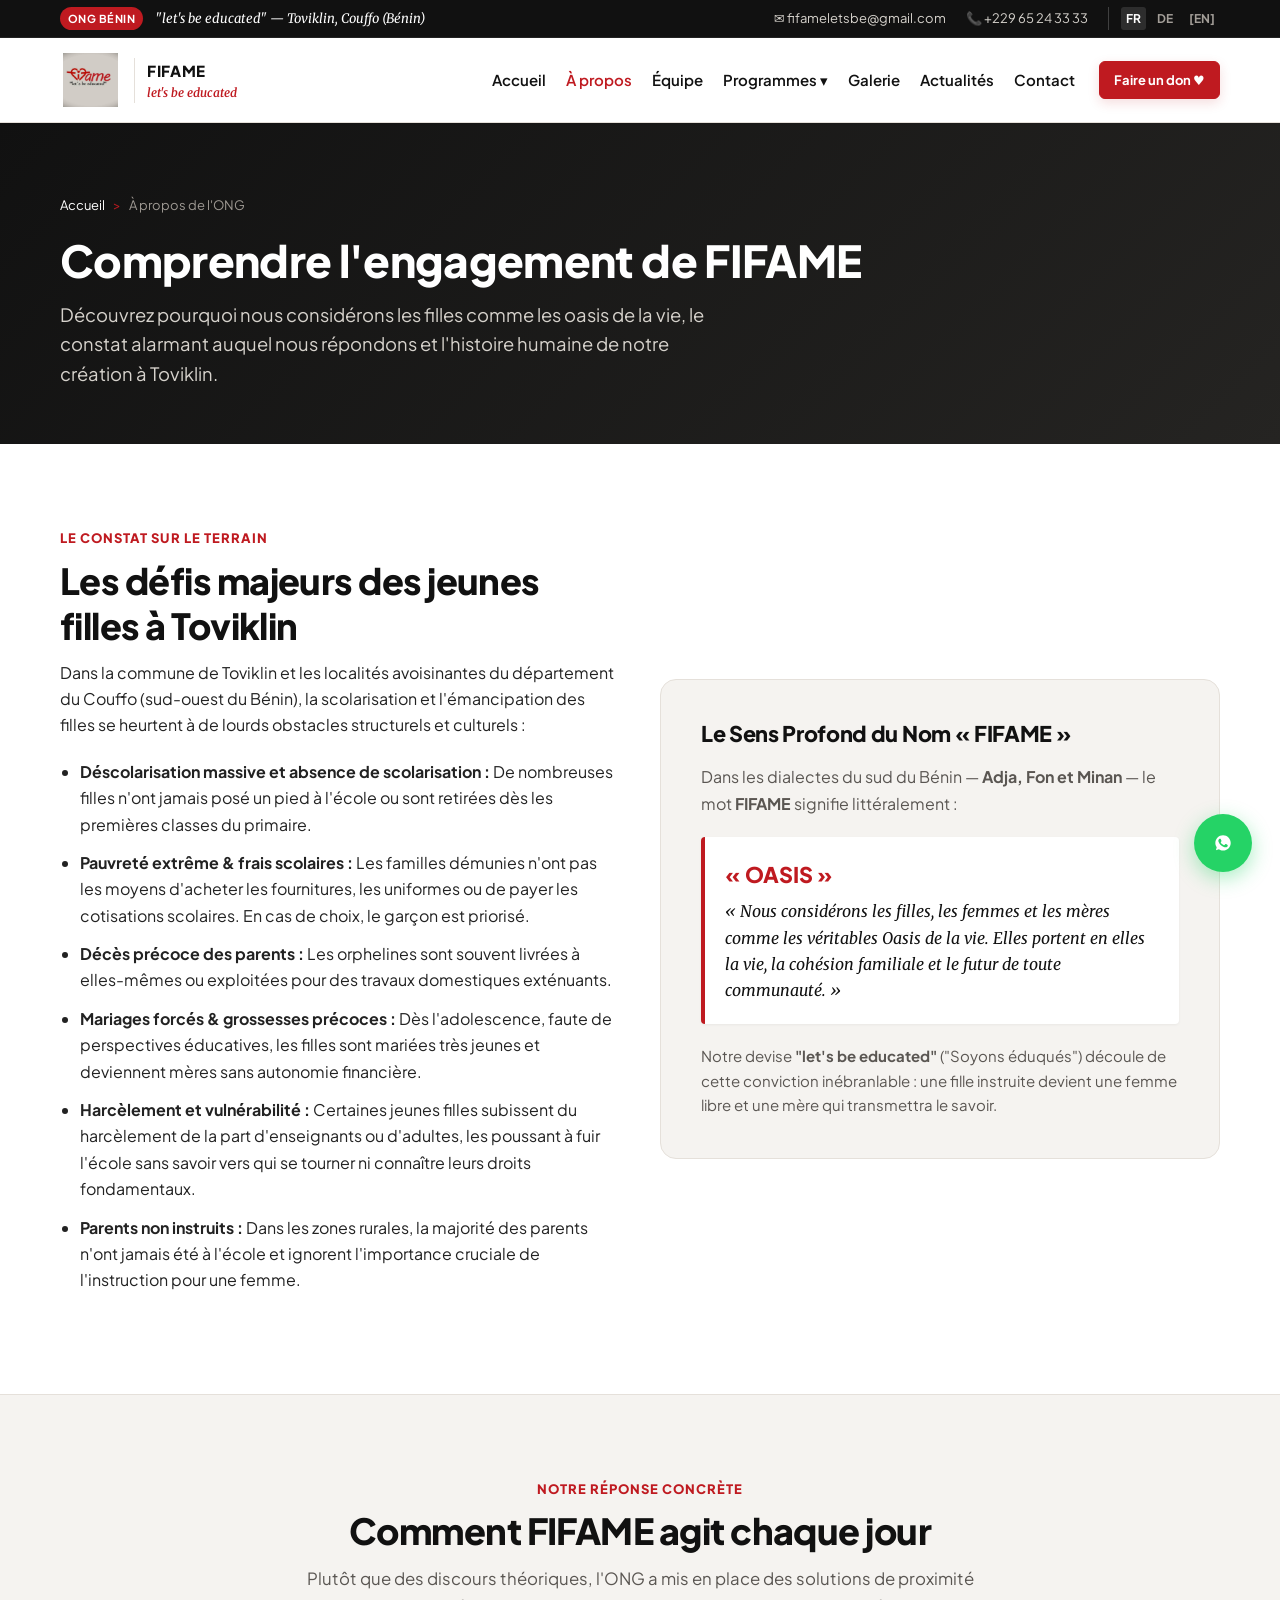
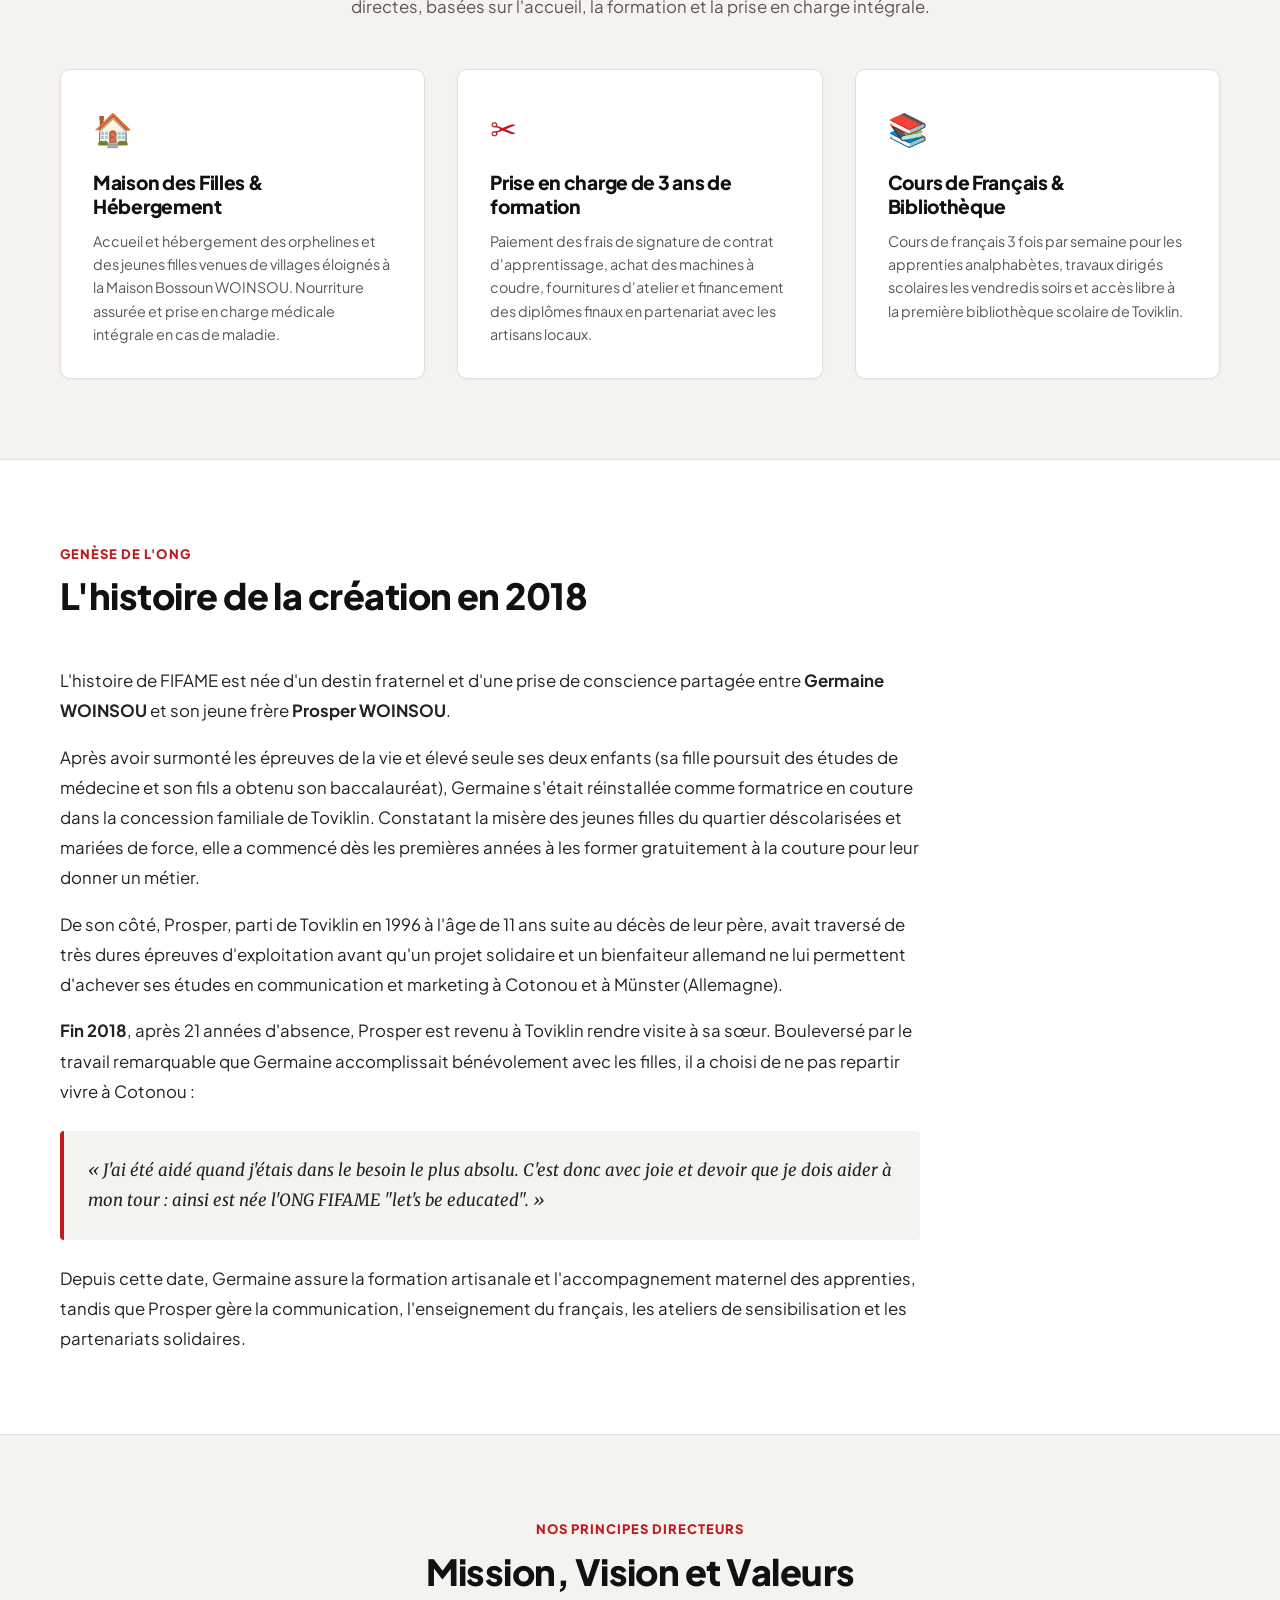
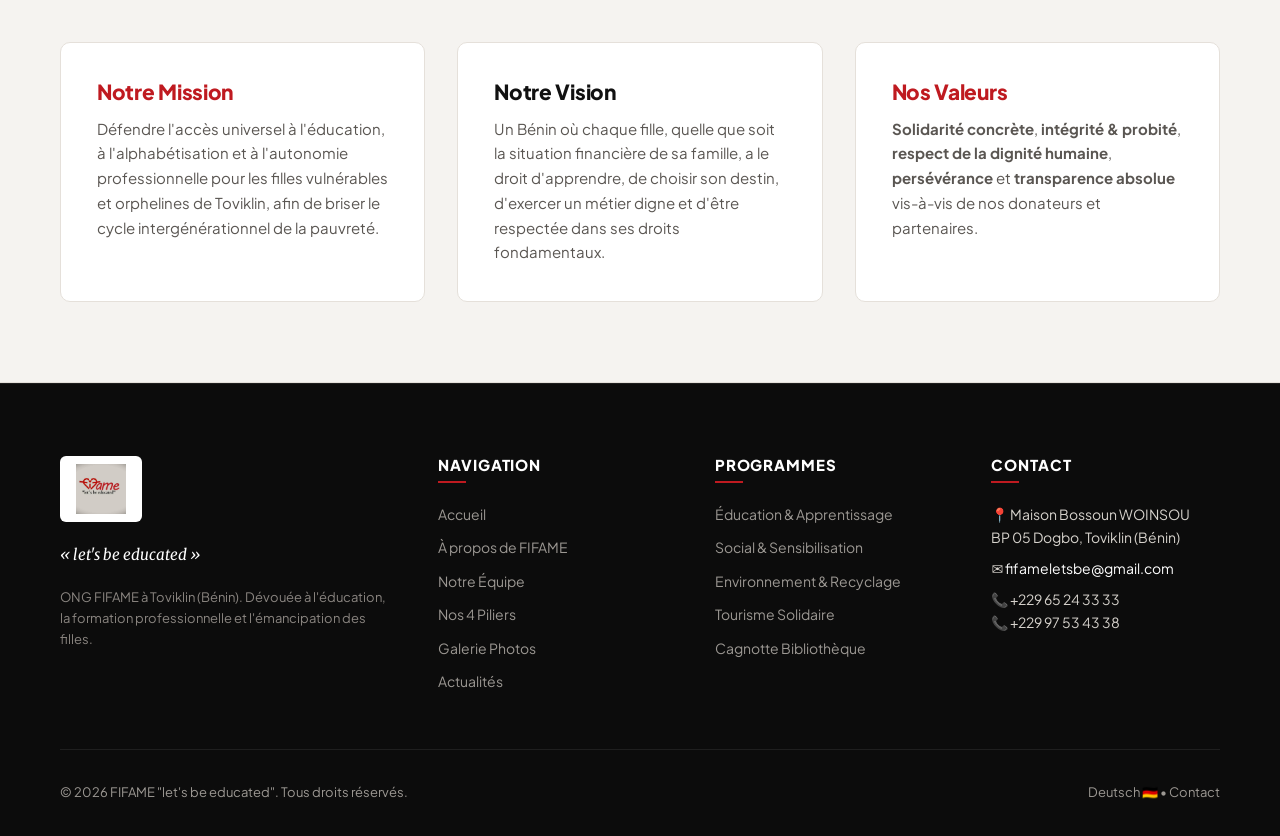
<file: a-propos.html>
<!DOCTYPE html>
<html lang="fr">
<head>
  <meta charset="UTF-8">
  <meta name="viewport" content="width=device-width, initial-scale=1.0">
  <title>À Propos de FIFAME — ONG pour l'Éducation des Filles à Toviklin (Bénin)</title>
  <meta name="description" content="Découvrez l'histoire, la mission, la vision et les valeurs de l'ONG FIFAME 'let's be educated' à Toviklin au Bénin.">
  <link rel="preconnect" href="https://fonts.googleapis.com">
  <link rel="preconnect" href="https://fonts.gstatic.com" crossorigin>
  <link href="https://fonts.googleapis.com/css2?family=Merriweather:ital,wght@0,300;0,400;0,700;1,300;1,400&family=Plus+Jakarta+Sans:wght@400;500;600;700;800&display=swap" rel="stylesheet">
  <link rel="stylesheet" href="assets/css/style.css">
</head>
<body>

  <!-- TOPBAR -->
  <aside class="topbar">
    <div class="container">
      <div class="topbar-info">
        <span class="topbar-pill">ONG Bénin</span>
        <span class="topbar-motto">"let's be educated" — Toviklin, Couffo (Bénin)</span>
      </div>
      <div class="topbar-contact">
        <a href="mailto:fifameletsbe@gmail.com">✉️ fifameletsbe@gmail.com</a>
        <a href="tel:+22965243333">📞 +229 65 24 33 33</a>
        <div class="lang-switcher">
          <a href="a-propos.html" class="active">FR</a>
          <a href="de/index.html">DE</a>
          <a href="#en">[EN]</a>
        </div>
      </div>
    </div>
  </aside>

  <!-- HEADER -->
  <header class="site-header">
    <div class="container">
      <a href="index.html" class="brand">
        <div class="brand-logo-frame">
          <img src="assets/images/fifame-logo.jpg" alt="Logo Officiel FIFAME" width="130" height="54">
        </div>
        <div class="brand-text">
          <span class="brand-title">FIFAME</span>
          <span class="brand-sub">let's be educated</span>
        </div>
      </a>

      <nav class="nav-menu">
        <ul class="nav-links">
          <li class="nav-item"><a href="index.html">Accueil</a></li>
          <li class="nav-item active"><a href="a-propos.html">À propos</a></li>
          <li class="nav-item"><a href="equipe.html">Équipe</a></li>
          <li class="nav-item dropdown">
            <a href="programmes.html">Programmes ▾</a>
            <ul class="dropdown-menu">
              <li><a href="programmes-education.html">🎓 Éducation & Bourses</a></li>
              <li><a href="programmes-social.html">🤝 Social & Santé</a></li>
              <li><a href="programmes-environnement.html">🌱 Environnement & Recyclage</a></li>
              <li><a href="programmes-tourisme.html">🌍 Tourisme Solidaire</a></li>
            </ul>
          </li>
          <li class="nav-item"><a href="galerie.html">Galerie</a></li>
          <li class="nav-item"><a href="blog.html">Actualités</a></li>
          <li class="nav-item"><a href="contact.html">Contact</a></li>
        </ul>
        <a href="faire-un-don.html" class="btn btn-primary btn-sm">Faire un don ♥</a>
      </nav>

      <button id="mobileToggleBtn" class="mobile-btn" aria-label="Ouvrir le menu">☰</button>
    </div>
  </header>

  <!-- MOBILE DRAWER -->
  <div id="mobileDrawer" class="mobile-drawer">
    <div class="mobile-drawer-content">
      <div class="mobile-drawer-header">
        <span class="brand-title">FIFAME ONG</span>
        <button id="mobileDrawerClose" class="mobile-drawer-close">&times;</button>
      </div>
      <ul class="mobile-nav-links">
        <li><a href="index.html">Accueil</a></li>
        <li><a href="a-propos.html">À propos</a></li>
        <li><a href="equipe.html">L'Équipe</a></li>
        <li><a href="programmes.html">Tous nos Programmes</a></li>
        <li><a href="galerie.html">Galerie Photos</a></li>
        <li><a href="blog.html">Actualités</a></li>
        <li><a href="contact.html">Contact</a></li>
      </ul>
      <div style="margin-top: 2rem;">
        <a href="faire-un-don.html" class="btn btn-primary btn-block">Faire un don ♥</a>
      </div>
    </div>
  </div>

  <main>
    <!-- BANNIÈRE PAGE -->
    <div class="page-banner">
      <div class="container">
        <div class="breadcrumb">
          <a href="index.html">Accueil</a>
          <span class="sep">&gt;</span>
          <span>À propos de l'ONG</span>
        </div>
        <h1>Comprendre l'engagement de FIFAME</h1>
        <p>
          Découvrez pourquoi nous considérons les filles comme les oasis de la vie, le constat alarmant auquel nous répondons et l'histoire humaine de notre création à Toviklin.
        </p>
      </div>
    </div>

    <!-- 1. LE PROBLÈME À TOVIKLIN -->
    <section class="section">
      <div class="container">
        <div class="grid-2" style="align-items: center;">
          <div>
            <span class="eyebrow">Le Constat sur le Terrain</span>
            <h2 class="section-title">Les défis majeurs des jeunes filles à Toviklin</h2>
            <p>
              Dans la commune de Toviklin et les localités avoisinantes du département du Couffo (sud-ouest du Bénin), la scolarisation et l'émancipation des filles se heurtent à de lourds obstacles structurels et culturels :
            </p>
            <ul style="margin: 1.25rem 0; display: flex; flex-direction: column; gap: 0.75rem; color: var(--fifame-text);">
              <li><strong>Déscolarisation massive et absence de scolarisation :</strong> De nombreuses filles n'ont jamais posé un pied à l'école ou sont retirées dès les premières classes du primaire.</li>
              <li><strong>Pauvreté extrême & frais scolaires :</strong> Les familles démunies n'ont pas les moyens d'acheter les fournitures, les uniformes ou de payer les cotisations scolaires. En cas de choix, le garçon est priorisé.</li>
              <li><strong>Décès précoce des parents :</strong> Les orphelines sont souvent livrées à elles-mêmes ou exploitées pour des travaux domestiques exténuants.</li>
              <li><strong>Mariages forcés & grossesses précoces :</strong> Dès l'adolescence, faute de perspectives éducatives, les filles sont mariées très jeunes et deviennent mères sans autonomie financière.</li>
              <li><strong>Harcèlement et vulnérabilité :</strong> Certaines jeunes filles subissent du harcèlement de la part d'enseignants ou d'adultes, les poussant à fuir l'école sans savoir vers qui se tourner ni connaître leurs droits fondamentaux.</li>
              <li><strong>Parents non instruits :</strong> Dans les zones rurales, la majorité des parents n'ont jamais été à l'école et ignorent l'importance cruciale de l'instruction pour une femme.</li>
            </ul>
          </div>
          <div>
            <div style="background-color: var(--fifame-bg-gray); border-radius: var(--radius-lg); padding: 2.5rem; border: 1px solid var(--fifame-border);">
              <h3 style="font-size: 1.35rem; color: var(--fifame-black); margin-bottom: 1rem;">Le Sens Profond du Nom « FIFAME »</h3>
              <p style="font-size: 1rem; line-height: 1.7; color: var(--fifame-text-muted);">
                Dans les dialectes du sud du Bénin — <strong>Adja, Fon et Minan</strong> — le mot <strong>FIFAME</strong> signifie littéralement :
              </p>
              <div style="background: var(--fifame-white); border-left: 4px solid var(--fifame-red); padding: 1.25rem; margin: 1.25rem 0; border-radius: 4px; box-shadow: var(--shadow-xs);">
                <span style="font-size: 1.35rem; font-weight: 800; color: var(--fifame-red); display: block; margin-bottom: 0.35rem;">« OASIS »</span>
                <p style="margin: 0; font-family: var(--font-serif); font-style: italic; color: var(--fifame-black);">
                  « Nous considérons les filles, les femmes et les mères comme les véritables Oasis de la vie. Elles portent en elles la vie, la cohésion familiale et le futur de toute communauté. »
                </p>
              </div>
              <p style="font-size: 0.9375rem; color: var(--fifame-text-muted); margin-bottom: 0;">
                Notre devise <strong>"let's be educated"</strong> ("Soyons éduqués") découle de cette conviction inébranlable : une fille instruite devient une femme libre et une mère qui transmettra le savoir.
              </p>
            </div>
          </div>
        </div>
      </div>
    </section>

    <!-- 2. NOTRE RÉPONSE -->
    <section class="section section-alt">
      <div class="container">
        <div class="section-header center">
          <span class="eyebrow">Notre Réponse Concrète</span>
          <h2 class="section-title">Comment FIFAME agit chaque jour</h2>
          <p class="section-desc">
            Plutôt que des discours théoriques, l'ONG a mis en place des solutions de proximité directes, basées sur l'accueil, la formation et la prise en charge intégrale.
          </p>
        </div>

        <div class="grid-3">
          <div class="card" style="padding: 2rem;">
            <div style="font-size: 2rem; color: var(--fifame-red); margin-bottom: 1rem;">🏠</div>
            <h3 style="font-size: 1.2rem; margin-bottom: 0.75rem;">Maison des Filles & Hébergement</h3>
            <p style="font-size: 0.9rem; color: var(--fifame-text-muted); line-height: 1.6;">
              Accueil et hébergement des orphelines et des jeunes filles venues de villages éloignés à la Maison Bossoun WOINSOU. Nourriture assurée et prise en charge médicale intégrale en cas de maladie.
            </p>
          </div>

          <div class="card" style="padding: 2rem;">
            <div style="font-size: 2rem; color: var(--fifame-red); margin-bottom: 1rem;">✂️</div>
            <h3 style="font-size: 1.2rem; margin-bottom: 0.75rem;">Prise en charge de 3 ans de formation</h3>
            <p style="font-size: 0.9rem; color: var(--fifame-text-muted); line-height: 1.6;">
              Paiement des frais de signature de contrat d'apprentissage, achat des machines à coudre, fournitures d'atelier et financement des diplômes finaux en partenariat avec les artisans locaux.
            </p>
          </div>

          <div class="card" style="padding: 2rem;">
            <div style="font-size: 2rem; color: var(--fifame-red); margin-bottom: 1rem;">📚</div>
            <h3 style="font-size: 1.2rem; margin-bottom: 0.75rem;">Cours de Français & Bibliothèque</h3>
            <p style="font-size: 0.9rem; color: var(--fifame-text-muted); line-height: 1.6;">
              Cours de français 3 fois par semaine pour les apprenties analphabètes, travaux dirigés scolaires les vendredis soirs et accès libre à la première bibliothèque scolaire de Toviklin.
            </p>
          </div>
        </div>
      </div>
    </section>

    <!-- 3. HISTOIRE DE LA CRÉATION -->
    <section class="section">
      <div class="container">
        <div class="section-header">
          <span class="eyebrow">Genèse de l'ONG</span>
          <h2 class="section-title">L'histoire de la création en 2018</h2>
        </div>

        <div style="max-width: 860px; line-height: 1.8; font-size: 1.05rem; color: var(--fifame-text);">
          <p>
            L'histoire de FIFAME est née d'un destin fraternel et d'une prise de conscience partagée entre <strong>Germaine WOINSOU</strong> et son jeune frère <strong>Prosper WOINSOU</strong>.
          </p>
          <p>
            Après avoir surmonté les épreuves de la vie et élevé seule ses deux enfants (sa fille poursuit des études de médecine et son fils a obtenu son baccalauréat), Germaine s'était réinstallée comme formatrice en couture dans la concession familiale de Toviklin. Constatant la misère des jeunes filles du quartier déscolarisées et mariées de force, elle a commencé dès les premières années à les former gratuitement à la couture pour leur donner un métier.
          </p>
          <p>
            De son côté, Prosper, parti de Toviklin en 1996 à l'âge de 11 ans suite au décès de leur père, avait traversé de très dures épreuves d'exploitation avant qu'un projet solidaire et un bienfaiteur allemand ne lui permettent d'achever ses études en communication et marketing à Cotonou et à Münster (Allemagne).
          </p>
          <p>
            <strong>Fin 2018</strong>, après 21 années d'absence, Prosper est revenu à Toviklin rendre visite à sa sœur. Bouleversé par le travail remarquable que Germaine accomplissait bénévolement avec les filles, il a choisi de ne pas repartir vivre à Cotonou :
          </p>
          <blockquote style="background-color: var(--fifame-bg-gray); border-left: 4px solid var(--fifame-red); padding: 1.5rem; margin: 1.5rem 0; font-family: var(--font-serif); font-style: italic; border-radius: 4px;">
            « J'ai été aidé quand j'étais dans le besoin le plus absolu. C'est donc avec joie et devoir que je dois aider à mon tour : ainsi est née l'ONG FIFAME "let's be educated". »
          </blockquote>
          <p>
            Depuis cette date, Germaine assure la formation artisanale et l'accompagnement maternel des apprenties, tandis que Prosper gère la communication, l'enseignement du français, les ateliers de sensibilisation et les partenariats solidaires.
          </p>
        </div>
      </div>
    </section>

    <!-- 4. MISSION, VISION & VALEURS -->
    <section class="section section-alt">
      <div class="container">
        <div class="section-header center">
          <span class="eyebrow">Nos Principes Directeurs</span>
          <h2 class="section-title">Mission, Vision et Valeurs</h2>
        </div>

        <div class="grid-3">
          <div style="background: var(--fifame-white); padding: 2.25rem; border-radius: var(--radius-md); border: 1px solid var(--fifame-border);">
            <h3 style="font-size: 1.3rem; color: var(--fifame-red); margin-bottom: 0.75rem;">Notre Mission</h3>
            <p style="font-size: 0.9375rem; color: var(--fifame-text-muted); line-height: 1.65;">
              Défendre l'accès universel à l'éducation, à l'alphabétisation et à l'autonomie professionnelle pour les filles vulnérables et orphelines de Toviklin, afin de briser le cycle intergénérationnel de la pauvreté.
            </p>
          </div>

          <div style="background: var(--fifame-white); padding: 2.25rem; border-radius: var(--radius-md); border: 1px solid var(--fifame-border);">
            <h3 style="font-size: 1.3rem; color: var(--fifame-black); margin-bottom: 0.75rem;">Notre Vision</h3>
            <p style="font-size: 0.9375rem; color: var(--fifame-text-muted); line-height: 1.65;">
              Un Bénin où chaque fille, quelle que soit la situation financière de sa famille, a le droit d'apprendre, de choisir son destin, d'exercer un métier digne et d'être respectée dans ses droits fondamentaux.
            </p>
          </div>

          <div style="background: var(--fifame-white); padding: 2.25rem; border-radius: var(--radius-md); border: 1px solid var(--fifame-border);">
            <h3 style="font-size: 1.3rem; color: var(--fifame-red); margin-bottom: 0.75rem;">Nos Valeurs</h3>
            <p style="font-size: 0.9375rem; color: var(--fifame-text-muted); line-height: 1.65;">
              <strong>Solidarité concrète</strong>, <strong>intégrité & probité</strong>, <strong>respect de la dignité humaine</strong>, <strong>persévérance</strong> et <strong>transparence absolue</strong> vis-à-vis de nos donateurs et partenaires.
            </p>
          </div>
        </div>
      </div>
    </section>
  </main>

  <!-- FOOTER -->
  <footer class="site-footer">
    <div class="container">
      <div class="footer-grid">
        <div class="footer-brand">
          <div class="footer-logo-frame">
            <img src="assets/images/fifame-logo.jpg" alt="Logo ONG FIFAME">
          </div>
          <div class="footer-motto">« let's be educated »</div>
          <p style="font-size: 0.8125rem; line-height: 1.6; color: #8A8580;">
            ONG FIFAME à Toviklin (Bénin). Dévouée à l'éducation, la formation professionnelle et l'émancipation des filles.
          </p>
        </div>

        <div class="footer-col">
          <h4>Navigation</h4>
          <ul class="footer-links">
            <li><a href="index.html">Accueil</a></li>
            <li><a href="a-propos.html">À propos de FIFAME</a></li>
            <li><a href="equipe.html">Notre Équipe</a></li>
            <li><a href="programmes.html">Nos 4 Piliers</a></li>
            <li><a href="galerie.html">Galerie Photos</a></li>
            <li><a href="blog.html">Actualités</a></li>
          </ul>
        </div>

        <div class="footer-col">
          <h4>Programmes</h4>
          <ul class="footer-links">
            <li><a href="programmes-education.html">Éducation & Apprentissage</a></li>
            <li><a href="programmes-social.html">Social & Sensibilisation</a></li>
            <li><a href="programmes-environnement.html">Environnement & Recyclage</a></li>
            <li><a href="programmes-tourisme.html">Tourisme Solidaire</a></li>
            <li><a href="faire-un-don.html">Cagnotte Bibliothèque</a></li>
          </ul>
        </div>

        <div class="footer-col">
          <h4>Contact</h4>
          <p style="margin-bottom: 0.5rem; color: #D6D2CC;">
            📍 Maison Bossoun WOINSOU<br>BP 05 Dogbo, Toviklin (Bénin)
          </p>
          <p style="margin-bottom: 0.5rem; color: #D6D2CC;">
            ✉️ <a href="mailto:fifameletsbe@gmail.com" style="color: #FFFFFF;">fifameletsbe@gmail.com</a>
          </p>
          <p style="color: #D6D2CC;">
            📞 +229 65 24 33 33<br>📞 +229 97 53 43 38
          </p>
        </div>
      </div>

      <div class="footer-bottom">
        <div>&copy; <span id="currentYear">2026</span> FIFAME "let's be educated". Tous droits réservés.</div>
        <div><a href="de/index.html">Deutsch 🇩🇪</a> &bull; <a href="contact.html">Contact</a></div>
      </div>
    </div>
  </footer>

  <a href="https://wa.me/22965243333?text=Bonjour%20ONG%20FIFAME%2C%20je%20souhaite%20m%27informer%20sur%20vos%20actions." class="whatsapp-float" target="_blank" rel="noopener" aria-label="Contacter sur WhatsApp">
    <svg viewBox="0 0 24 24"><path d="M12.031 6.172c-3.181 0-5.767 2.586-5.768 5.766-.001 1.298.38 2.27 1.019 3.287l-.582 2.128 2.182-.573c.978.58 1.911.928 3.145.929 3.178 0 5.767-2.587 5.768-5.766.001-3.187-2.575-5.77-5.764-5.771zm3.392 8.244c-.144.405-.837.774-1.17.824-.299.045-.677.063-1.092-.069-.252-.08-.575-.187-.988-.365-1.739-.751-2.874-2.502-2.961-2.617-.087-.116-.708-.94-.708-1.793s.448-1.273.607-1.446c.159-.173.346-.217.462-.217l.332.006c.106.005.249-.04.39.298.144.347.491 1.2.534 1.287.043.087.072.188.014.304-.058.116-.087.188-.173.289l-.26.304c-.087.086-.177.18-.076.354.101.174.449.741.964 1.201.662.591 1.221.774 1.394.86.174.086.275.072.376-.043.101-.116.433-.506.549-.68.116-.173.231-.145.39-.087s1.011.477 1.184.564.289.13.332.202c.043.072.043.419-.101.824z"/></svg>
  </a>

  <script src="assets/js/main.js"></script>
</body>
</html>
</file>
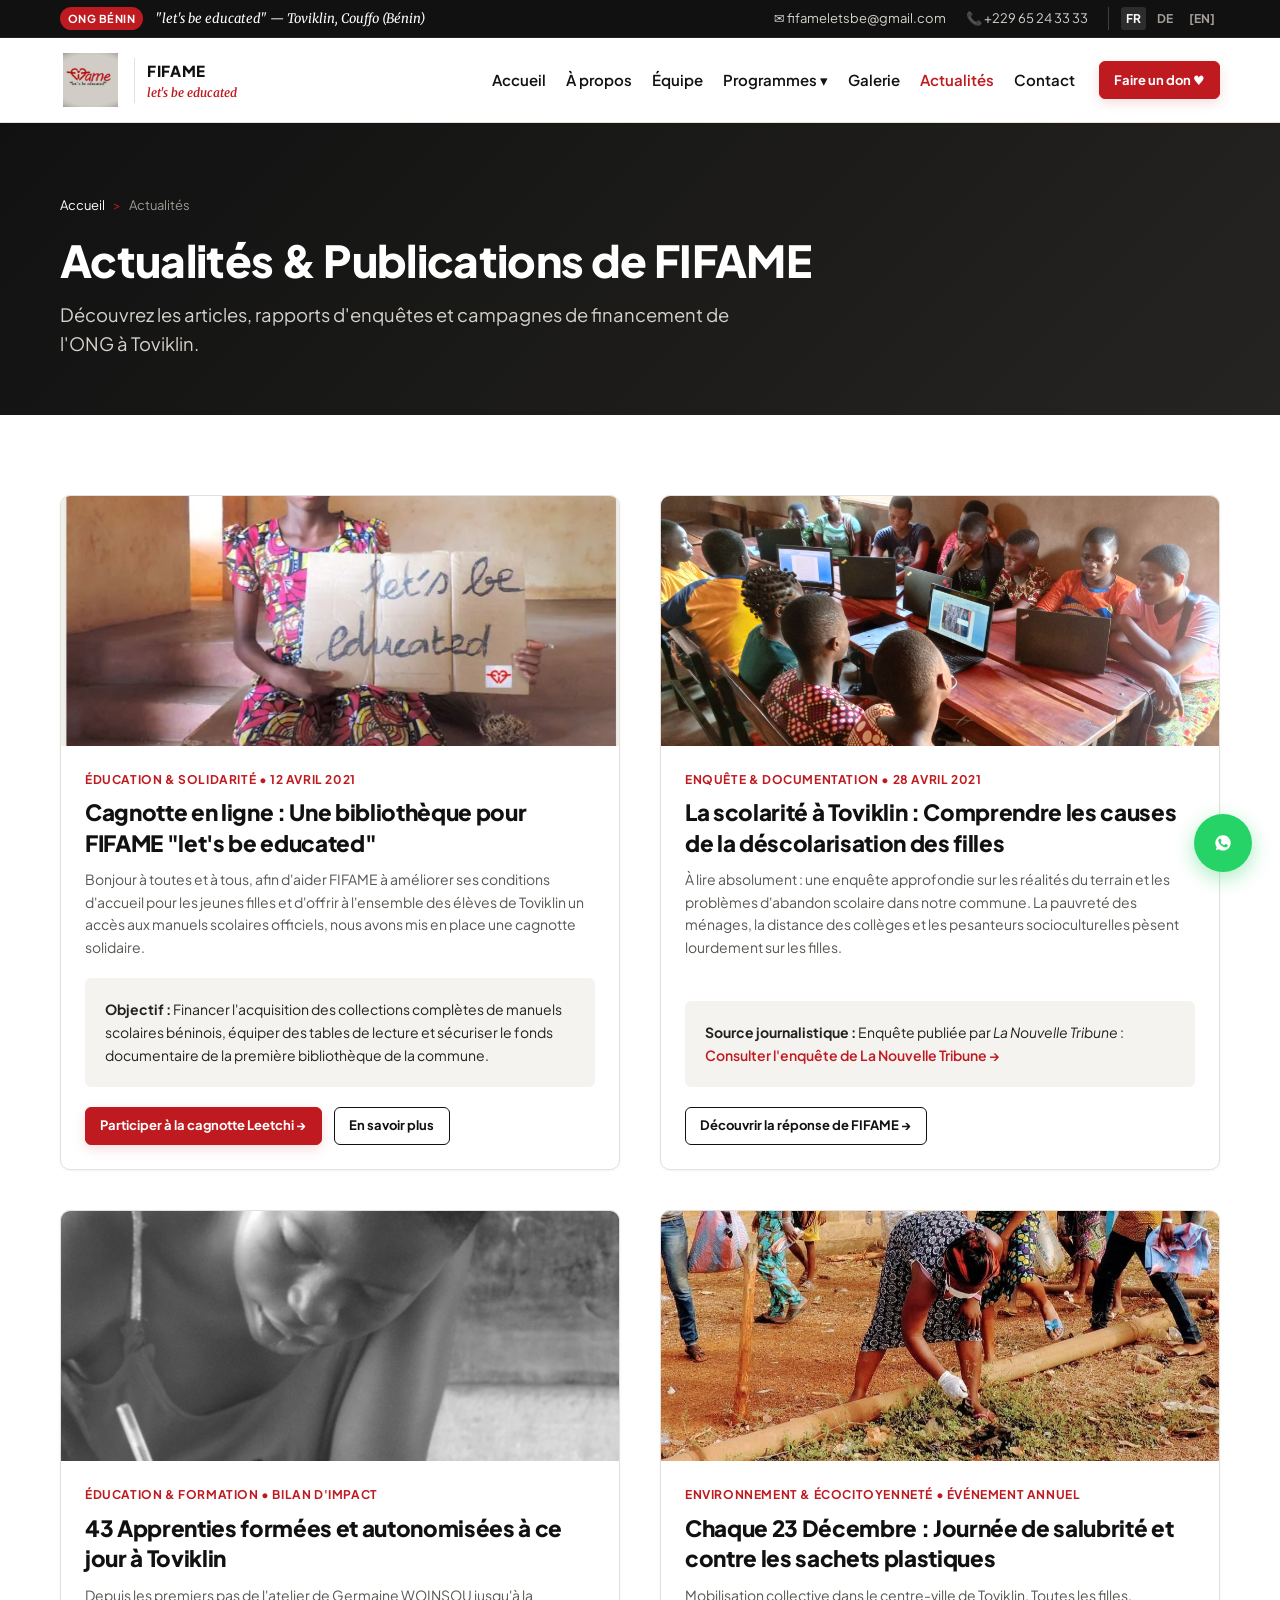
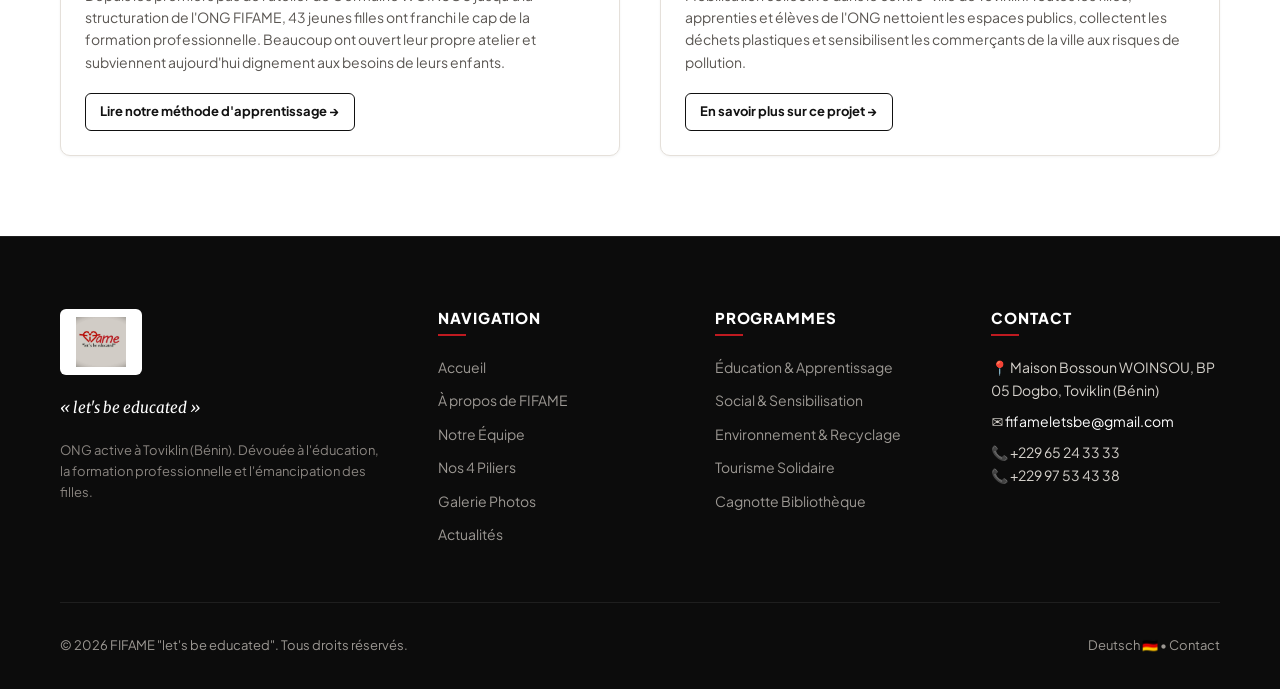
<file: blog.html>
<!DOCTYPE html>
<html lang="fr">
<head>
  <meta charset="UTF-8">
  <meta name="viewport" content="width=device-width, initial-scale=1.0">
  <title>Actualités & Blog — ONG FIFAME (Toviklin, Bénin)</title>
  <meta name="description" content="Actualités, enquêtes et publications de l'ONG FIFAME : cagnotte pour la bibliothèque, état des lieux de la scolarité des filles à Toviklin.">
  <link rel="preconnect" href="https://fonts.googleapis.com">
  <link rel="preconnect" href="https://fonts.gstatic.com" crossorigin>
  <link href="https://fonts.googleapis.com/css2?family=Merriweather:ital,wght@0,300;0,400;0,700;1,300;1,400&family=Plus+Jakarta+Sans:wght@400;500;600;700;800&display=swap" rel="stylesheet">
  <link rel="stylesheet" href="assets/css/style.css">
</head>
<body>

  <!-- TOPBAR -->
  <aside class="topbar">
    <div class="container">
      <div class="topbar-info">
        <span class="topbar-pill">ONG Bénin</span>
        <span class="topbar-motto">"let's be educated" — Toviklin, Couffo (Bénin)</span>
      </div>
      <div class="topbar-contact">
        <a href="mailto:fifameletsbe@gmail.com">✉️ fifameletsbe@gmail.com</a>
        <a href="tel:+22965243333">📞 +229 65 24 33 33</a>
        <div class="lang-switcher">
          <a href="blog.html" class="active">FR</a>
          <a href="de/index.html">DE</a>
          <a href="#en">[EN]</a>
        </div>
      </div>
    </div>
  </aside>

  <!-- HEADER -->
  <header class="site-header">
    <div class="container">
      <a href="index.html" class="brand">
        <div class="brand-logo-frame">
          <img src="assets/images/fifame-logo.jpg" alt="Logo Officiel FIFAME" width="130" height="54">
        </div>
        <div class="brand-text">
          <span class="brand-title">FIFAME</span>
          <span class="brand-sub">let's be educated</span>
        </div>
      </a>

      <nav class="nav-menu">
        <ul class="nav-links">
          <li class="nav-item"><a href="index.html">Accueil</a></li>
          <li class="nav-item"><a href="a-propos.html">À propos</a></li>
          <li class="nav-item"><a href="equipe.html">Équipe</a></li>
          <li class="nav-item dropdown">
            <a href="programmes.html">Programmes ▾</a>
            <ul class="dropdown-menu">
              <li><a href="programmes-education.html">🎓 Éducation & Bourses</a></li>
              <li><a href="programmes-social.html">🤝 Social & Santé</a></li>
              <li><a href="programmes-environnement.html">🌱 Environnement & Recyclage</a></li>
              <li><a href="programmes-tourisme.html">🌍 Tourisme Solidaire</a></li>
            </ul>
          </li>
          <li class="nav-item"><a href="galerie.html">Galerie</a></li>
          <li class="nav-item active"><a href="blog.html">Actualités</a></li>
          <li class="nav-item"><a href="contact.html">Contact</a></li>
        </ul>
        <a href="faire-un-don.html" class="btn btn-primary btn-sm">Faire un don ♥</a>
      </nav>

      <button id="mobileToggleBtn" class="mobile-btn" aria-label="Ouvrir le menu">☰</button>
    </div>
  </header>

  <!-- MOBILE DRAWER -->
  <div id="mobileDrawer" class="mobile-drawer">
    <div class="mobile-drawer-content">
      <div class="mobile-drawer-header">
        <span class="brand-title">FIFAME ONG</span>
        <button id="mobileDrawerClose" class="mobile-drawer-close">&times;</button>
      </div>
      <ul class="mobile-nav-links">
        <li><a href="index.html">Accueil</a></li>
        <li><a href="a-propos.html">À propos</a></li>
        <li><a href="equipe.html">L'Équipe</a></li>
        <li><a href="programmes.html">Tous nos Programmes</a></li>
        <li><a href="galerie.html">Galerie Photos</a></li>
        <li><a href="blog.html">Actualités & Blog</a></li>
        <li><a href="contact.html">Contact</a></li>
      </ul>
      <div style="margin-top: 2rem;">
        <a href="faire-un-don.html" class="btn btn-primary btn-block">Faire un don ♥</a>
      </div>
    </div>
  </div>

  <main>
    <div class="page-banner">
      <div class="container">
        <div class="breadcrumb">
          <a href="index.html">Accueil</a>
          <span class="sep">&gt;</span>
          <span>Actualités</span>
        </div>
        <h1>Actualités & Publications de FIFAME</h1>
        <p>
          Découvrez les articles, rapports d'enquêtes et campagnes de financement de l'ONG à Toviklin.
        </p>
      </div>
    </div>

    <section class="section">
      <div class="container">
        <div class="grid-2" style="gap: 2.5rem;">
          
          <!-- Article 1 : Cagnotte bibliothèque (Migré depuis Wix) -->
          <article id="bibliotheque" class="card">
            <div class="card-img" style="height: 250px;">
              <img src="assets/images/blog-bibliotheque.png" alt="Cagnotte pour une bibliothèque pour FIFAME">
            </div>
            <div class="card-body">
              <div class="card-tag">Éducation & Solidarité • 12 avril 2021</div>
              <h2 class="card-title" style="font-size: 1.4rem;">
                Cagnotte en ligne : Une bibliothèque pour FIFAME "let's be educated"
              </h2>
              <p class="card-text">
                Bonjour à toutes et à tous, afin d'aider FIFAME à améliorer ses conditions d'accueil pour les jeunes filles et d'offrir à l'ensemble des élèves de Toviklin un accès aux manuels scolaires officiels, nous avons mis en place une cagnotte solidaire.
              </p>
              <div style="background: var(--fifame-bg-gray); padding: 1.25rem; border-radius: var(--radius-sm); margin-bottom: 1.25rem; font-size: 0.875rem;">
                <strong>Objectif :</strong> Financer l'acquisition des collections complètes de manuels scolaires béninois, équiper des tables de lecture et sécuriser le fonds documentaire de la première bibliothèque de la commune.
              </div>
              <div style="margin-top: auto; display: flex; gap: 0.75rem; flex-wrap: wrap;">
                <a href="https://www.leetchi.com/c/une-bibliotheque-pour-fifame-lets-be-educated" target="_blank" rel="noopener" class="btn btn-primary btn-sm">
                  Participer à la cagnotte Leetchi &rarr;
                </a>
                <a href="faire-un-don.html" class="btn btn-secondary btn-sm">En savoir plus</a>
              </div>
            </div>
          </article>

          <!-- Article 2 : La scolarité à Toviklin (Migré depuis Wix) -->
          <article id="scolarite" class="card">
            <div class="card-img" style="height: 250px;">
              <img src="assets/images/activite-filles.jpg" alt="Enquête sur la scolarité à Toviklin">
            </div>
            <div class="card-body">
              <div class="card-tag">Enquête & Documentation • 28 avril 2021</div>
              <h2 class="card-title" style="font-size: 1.4rem;">
                La scolarité à Toviklin : Comprendre les causes de la déscolarisation des filles
              </h2>
              <p class="card-text">
                À lire absolument : une enquête approfondie sur les réalités du terrain et les problèmes d'abandon scolaire dans notre commune. La pauvreté des ménages, la distance des collèges et les pesanteurs socioculturelles pèsent lourdement sur les filles.
              </p>
              <div style="background: var(--fifame-bg-gray); padding: 1.25rem; border-radius: var(--radius-sm); margin-bottom: 1.25rem; font-size: 0.875rem;">
                <strong>Source journalistique :</strong> Enquête publiée par <em>La Nouvelle Tribune</em> :<br>
                <a href="https://lanouvelletribune.info/2021/03/enquete-descolarisation-des-filles-toviklin-sur..." target="_blank" rel="noopener" style="color: var(--fifame-red); word-break: break-all; font-weight: 600;">
                  Consulter l'enquête de La Nouvelle Tribune &rarr;
                </a>
              </div>
              <div style="margin-top: auto;">
                <a href="a-propos.html" class="btn btn-secondary btn-sm">Découvrir la réponse de FIFAME &rarr;</a>
              </div>
            </div>
          </article>

          <!-- Article 3 : Le bilan des 43 apprenties formées -->
          <article class="card">
            <div class="card-img" style="height: 250px;">
              <img src="assets/images/atelier-couture.jpg" alt="43 apprenties formées à Toviklin">
            </div>
            <div class="card-body">
              <div class="card-tag">Éducation & Formation • Bilan d'Impact</div>
              <h2 class="card-title" style="font-size: 1.4rem;">
                43 Apprenties formées et autonomisées à ce jour à Toviklin
              </h2>
              <p class="card-text">
                Depuis les premiers pas de l'atelier de Germaine WOINSOU jusqu'à la structuration de l'ONG FIFAME, 43 jeunes filles ont franchi le cap de la formation professionnelle. Beaucoup ont ouvert leur propre atelier et subviennent aujourd'hui dignement aux besoins de leurs enfants.
              </p>
              <div style="margin-top: auto;">
                <a href="programmes-education.html" class="btn btn-secondary btn-sm">Lire notre méthode d'apprentissage &rarr;</a>
              </div>
            </div>
          </article>

          <!-- Article 4 : Journée du recyclage du 23 décembre -->
          <article class="card">
            <div class="card-img" style="height: 250px;">
              <img src="assets/images/environnement-action.jpg" alt="Journée du 23 décembre contre les plastiques">
            </div>
            <div class="card-body">
              <div class="card-tag">Environnement & Écocitoyenneté • Événement Annuel</div>
              <h2 class="card-title" style="font-size: 1.4rem;">
                Chaque 23 Décembre : Journée de salubrité et contre les sachets plastiques
              </h2>
              <p class="card-text">
                Mobilisation collective dans le centre-ville de Toviklin. Toutes les filles, apprenties et élèves de l'ONG nettoient les espaces publics, collectent les déchets plastiques et sensibilisent les commerçants de la ville aux risques de pollution.
              </p>
              <div style="margin-top: auto;">
                <a href="programmes-environnement.html" class="btn btn-secondary btn-sm">En savoir plus sur ce projet &rarr;</a>
              </div>
            </div>
          </article>

        </div>
      </div>
    </section>
  </main>

  <!-- FOOTER -->
  <footer class="site-footer">
    <div class="container">
      <div class="footer-grid">
        <div class="footer-brand">
          <div class="footer-logo-frame">
            <img src="assets/images/fifame-logo.jpg" alt="Logo ONG FIFAME">
          </div>
          <div class="footer-motto">« let's be educated »</div>
          <p style="font-size: 0.8125rem; line-height: 1.6; color: #8A8580;">
            ONG active à Toviklin (Bénin). Dévouée à l'éducation, la formation professionnelle et l'émancipation des filles.
          </p>
        </div>

        <div class="footer-col">
          <h4>Navigation</h4>
          <ul class="footer-links">
            <li><a href="index.html">Accueil</a></li>
            <li><a href="a-propos.html">À propos de FIFAME</a></li>
            <li><a href="equipe.html">Notre Équipe</a></li>
            <li><a href="programmes.html">Nos 4 Piliers</a></li>
            <li><a href="galerie.html">Galerie Photos</a></li>
            <li><a href="blog.html">Actualités</a></li>
          </ul>
        </div>

        <div class="footer-col">
          <h4>Programmes</h4>
          <ul class="footer-links">
            <li><a href="programmes-education.html">Éducation & Apprentissage</a></li>
            <li><a href="programmes-social.html">Social & Sensibilisation</a></li>
            <li><a href="programmes-environnement.html">Environnement & Recyclage</a></li>
            <li><a href="programmes-tourisme.html">Tourisme Solidaire</a></li>
            <li><a href="faire-un-don.html">Cagnotte Bibliothèque</a></li>
          </ul>
        </div>

        <div class="footer-col">
          <h4>Contact</h4>
          <p style="margin-bottom: 0.5rem; color: #D6D2CC;">
            📍 Maison Bossoun WOINSOU, BP 05 Dogbo, Toviklin (Bénin)
          </p>
          <p style="margin-bottom: 0.5rem; color: #D6D2CC;">
            ✉️ <a href="mailto:fifameletsbe@gmail.com" style="color: #FFFFFF;">fifameletsbe@gmail.com</a>
          </p>
          <p style="color: #D6D2CC;">
            📞 +229 65 24 33 33<br>📞 +229 97 53 43 38
          </p>
        </div>
      </div>

      <div class="footer-bottom">
        <div>&copy; <span id="currentYear">2026</span> FIFAME "let's be educated". Tous droits réservés.</div>
        <div><a href="de/index.html">Deutsch 🇩🇪</a> &bull; <a href="contact.html">Contact</a></div>
      </div>
    </div>
  </footer>

  <a href="https://wa.me/22965243333?text=Bonjour%20ONG%20FIFAME%2C%20je%20vous%20contacte%20suite%20au%20blog." class="whatsapp-float" target="_blank" rel="noopener" aria-label="WhatsApp">
    <svg viewBox="0 0 24 24"><path d="M12.031 6.172c-3.181 0-5.767 2.586-5.768 5.766-.001 1.298.38 2.27 1.019 3.287l-.582 2.128 2.182-.573c.978.58 1.911.928 3.145.929 3.178 0 5.767-2.587 5.768-5.766.001-3.187-2.575-5.77-5.764-5.771zm3.392 8.244c-.144.405-.837.774-1.17.824-.299.045-.677.063-1.092-.069-.252-.08-.575-.187-.988-.365-1.739-.751-2.874-2.502-2.961-2.617-.087-.116-.708-.94-.708-1.793s.448-1.273.607-1.446c.159-.173.346-.217.462-.217l.332.006c.106.005.249-.04.39.298.144.347.491 1.2.534 1.287.043.087.072.188.014.304-.058.116-.087.188-.173.289l-.26.304c-.087.086-.177.18-.076.354.101.174.449.741.964 1.201.662.591 1.221.774 1.394.86.174.086.275.072.376-.043.101-.116.433-.506.549-.68.116-.173.231-.145.39-.087s1.011.477 1.184.564.289.13.332.202c.043.072.043.419-.101.824z"/></svg>
  </a>

  <script src="assets/js/main.js"></script>
</body>
</html>
</file>
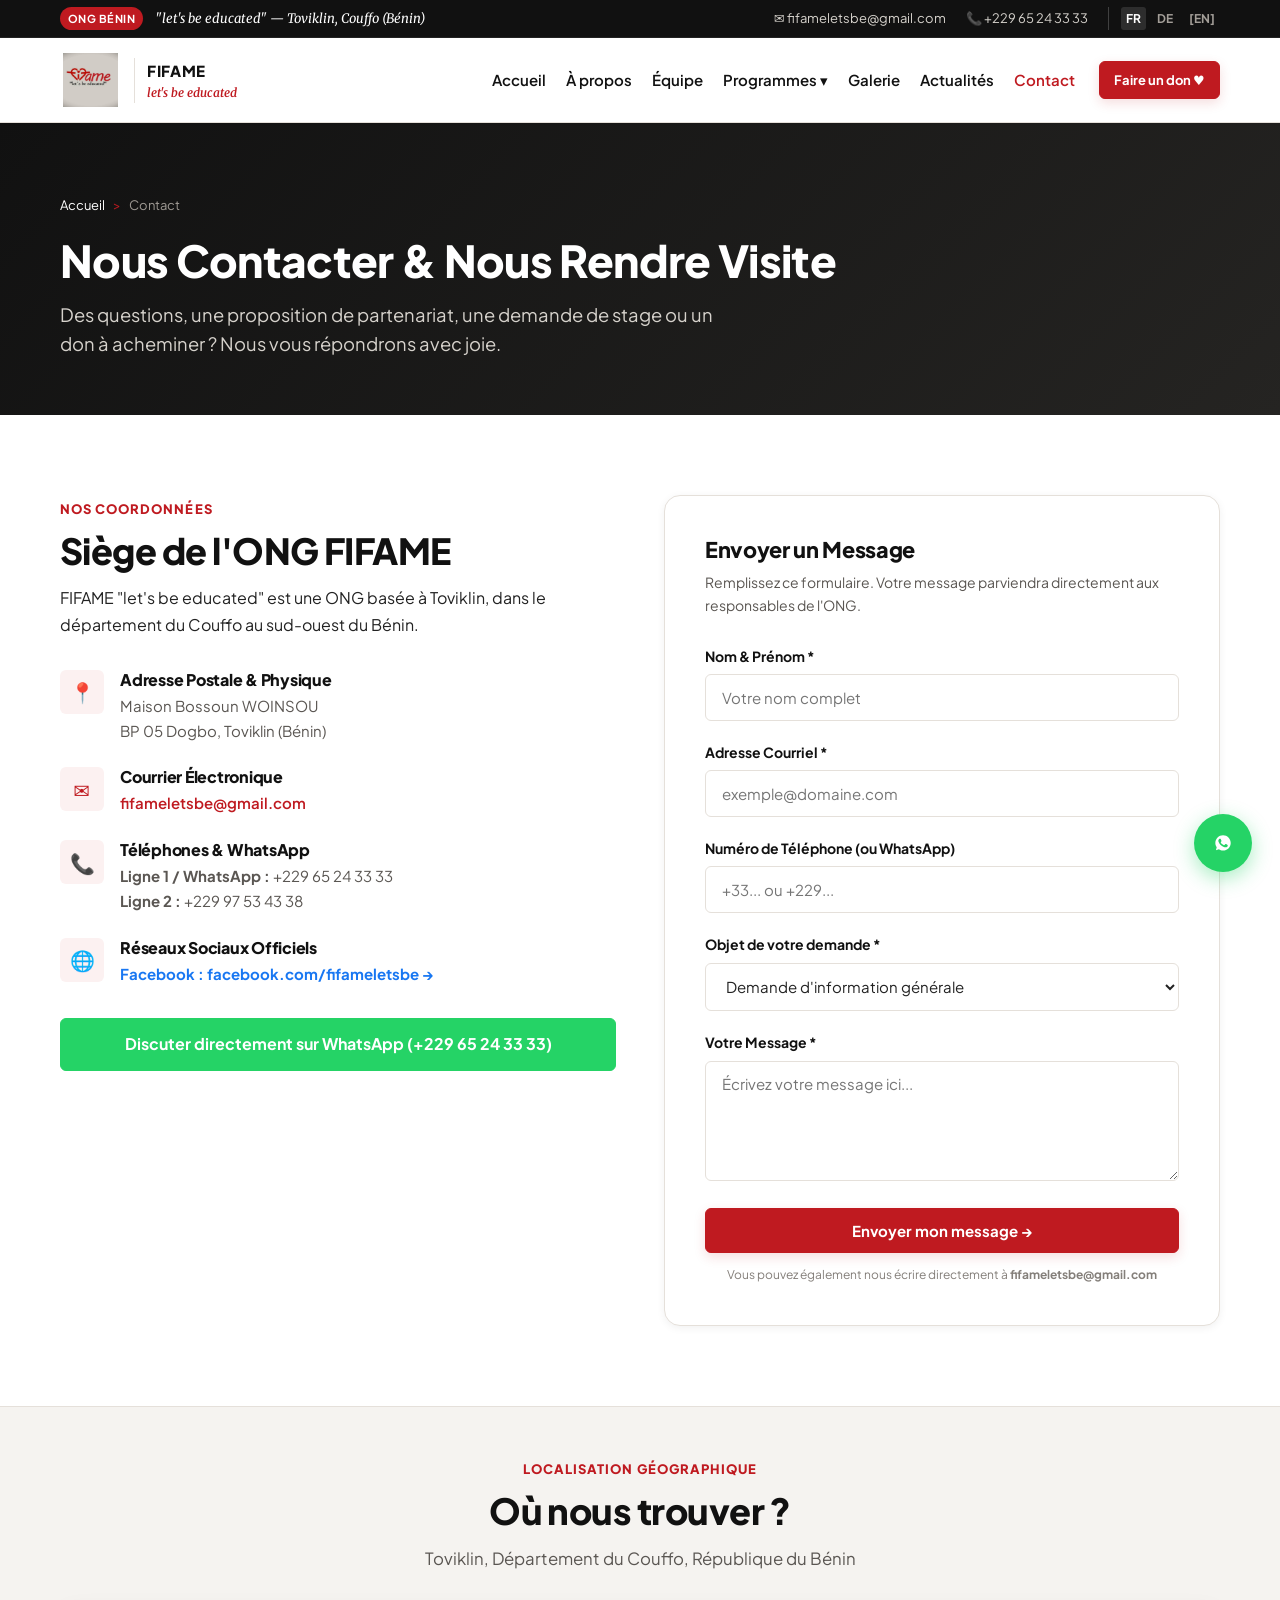
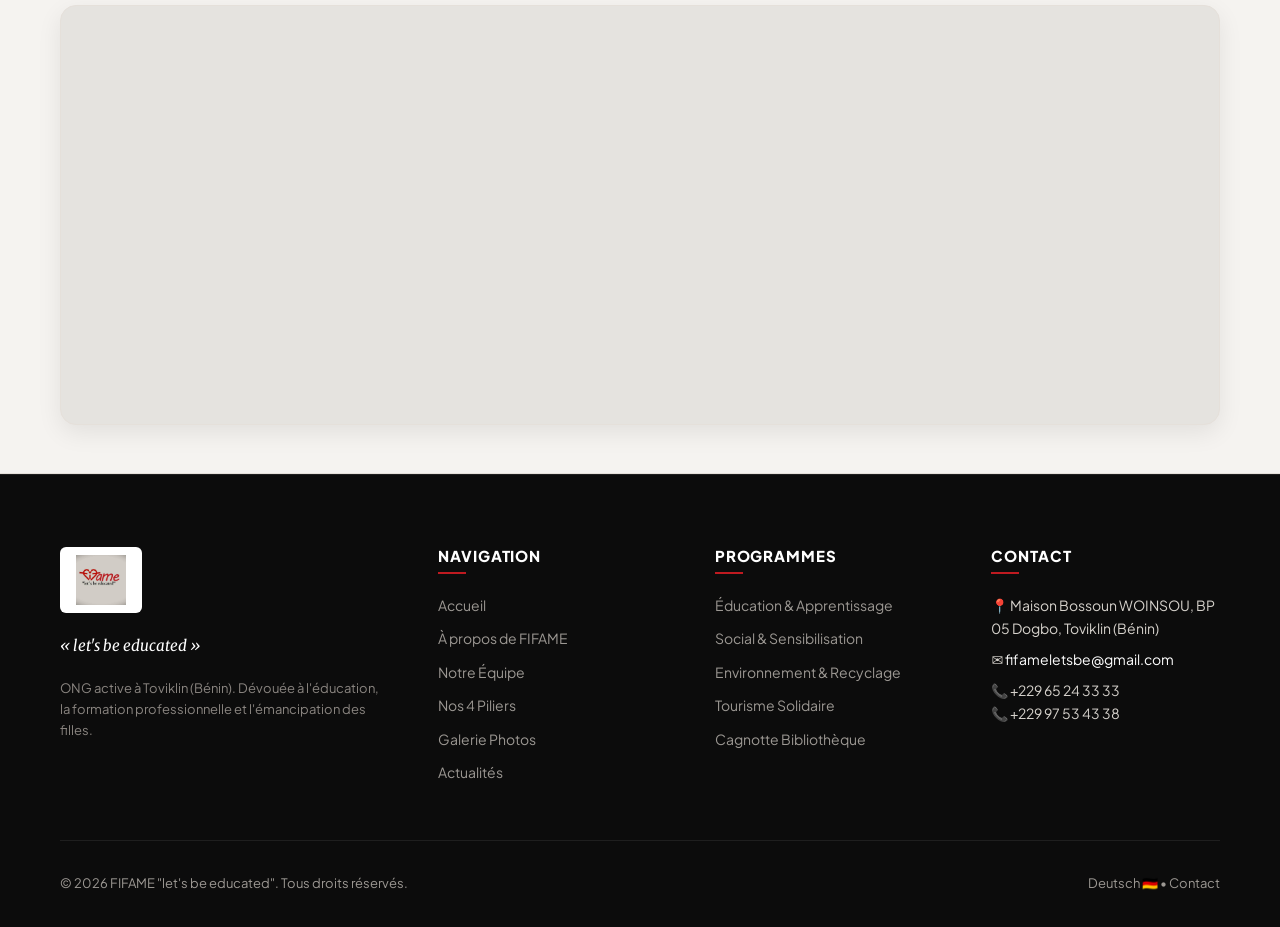
<file: contact.html>
<!DOCTYPE html>
<html lang="fr">
<head>
  <meta charset="UTF-8">
  <meta name="viewport" content="width=device-width, initial-scale=1.0">
  <title>Contact & Localisation — ONG FIFAME (Toviklin, Bénin)</title>
  <meta name="description" content="Contactez l'ONG FIFAME à Toviklin au Bénin. Adresse, téléphones, WhatsApp direct, email et formulaire de contact.">
  <link rel="preconnect" href="https://fonts.googleapis.com">
  <link rel="preconnect" href="https://fonts.gstatic.com" crossorigin>
  <link href="https://fonts.googleapis.com/css2?family=Merriweather:ital,wght@0,300;0,400;0,700;1,300;1,400&family=Plus+Jakarta+Sans:wght@400;500;600;700;800&display=swap" rel="stylesheet">
  <link rel="stylesheet" href="assets/css/style.css">
</head>
<body>

  <!-- TOPBAR -->
  <aside class="topbar">
    <div class="container">
      <div class="topbar-info">
        <span class="topbar-pill">ONG Bénin</span>
        <span class="topbar-motto">"let's be educated" — Toviklin, Couffo (Bénin)</span>
      </div>
      <div class="topbar-contact">
        <a href="mailto:fifameletsbe@gmail.com">✉️ fifameletsbe@gmail.com</a>
        <a href="tel:+22965243333">📞 +229 65 24 33 33</a>
        <div class="lang-switcher">
          <a href="contact.html" class="active">FR</a>
          <a href="de/index.html">DE</a>
          <a href="#en">[EN]</a>
        </div>
      </div>
    </div>
  </aside>

  <!-- HEADER -->
  <header class="site-header">
    <div class="container">
      <a href="index.html" class="brand">
        <div class="brand-logo-frame">
          <img src="assets/images/fifame-logo.jpg" alt="Logo Officiel FIFAME" width="130" height="54">
        </div>
        <div class="brand-text">
          <span class="brand-title">FIFAME</span>
          <span class="brand-sub">let's be educated</span>
        </div>
      </a>

      <nav class="nav-menu">
        <ul class="nav-links">
          <li class="nav-item"><a href="index.html">Accueil</a></li>
          <li class="nav-item"><a href="a-propos.html">À propos</a></li>
          <li class="nav-item"><a href="equipe.html">Équipe</a></li>
          <li class="nav-item dropdown">
            <a href="programmes.html">Programmes ▾</a>
            <ul class="dropdown-menu">
              <li><a href="programmes-education.html">🎓 Éducation & Bourses</a></li>
              <li><a href="programmes-social.html">🤝 Social & Santé</a></li>
              <li><a href="programmes-environnement.html">🌱 Environnement & Recyclage</a></li>
              <li><a href="programmes-tourisme.html">🌍 Tourisme Solidaire</a></li>
            </ul>
          </li>
          <li class="nav-item"><a href="galerie.html">Galerie</a></li>
          <li class="nav-item"><a href="blog.html">Actualités</a></li>
          <li class="nav-item active"><a href="contact.html">Contact</a></li>
        </ul>
        <a href="faire-un-don.html" class="btn btn-primary btn-sm">Faire un don ♥</a>
      </nav>

      <button id="mobileToggleBtn" class="mobile-btn" aria-label="Ouvrir le menu">☰</button>
    </div>
  </header>

  <!-- MOBILE DRAWER -->
  <div id="mobileDrawer" class="mobile-drawer">
    <div class="mobile-drawer-content">
      <div class="mobile-drawer-header">
        <span class="brand-title">FIFAME ONG</span>
        <button id="mobileDrawerClose" class="mobile-drawer-close">&times;</button>
      </div>
      <ul class="mobile-nav-links">
        <li><a href="index.html">Accueil</a></li>
        <li><a href="a-propos.html">À propos</a></li>
        <li><a href="equipe.html">L'Équipe</a></li>
        <li><a href="programmes.html">Tous nos Programmes</a></li>
        <li><a href="galerie.html">Galerie Photos</a></li>
        <li><a href="blog.html">Actualités</a></li>
        <li><a href="contact.html">Contact</a></li>
      </ul>
      <div style="margin-top: 2rem;">
        <a href="faire-un-don.html" class="btn btn-primary btn-block">Faire un don ♥</a>
      </div>
    </div>
  </div>

  <main>
    <div class="page-banner">
      <div class="container">
        <div class="breadcrumb">
          <a href="index.html">Accueil</a>
          <span class="sep">&gt;</span>
          <span>Contact</span>
        </div>
        <h1>Nous Contacter & Nous Rendre Visite</h1>
        <p>
          Des questions, une proposition de partenariat, une demande de stage ou un don à acheminer ? Nous vous répondrons avec joie.
        </p>
      </div>
    </div>

    <section class="section">
      <div class="container">
        <div class="grid-2" style="gap: 3rem;">
          
          <!-- COLONNE COORDONNÉES OFFICIELLES -->
          <div>
            <span class="eyebrow">Nos Coordonnées</span>
            <h2 class="section-title">Siège de l'ONG FIFAME</h2>
            <p style="margin-bottom: 2rem;">
              FIFAME "let's be educated" est une ONG basée à Toviklin, dans le département du Couffo au sud-ouest du Bénin.
            </p>

            <div style="display: flex; flex-direction: column; gap: 1.5rem;">
              
              <div style="display: flex; gap: 1rem; align-items: flex-start;">
                <div style="width: 44px; height: 44px; border-radius: var(--radius-sm); background: var(--fifame-red-soft); color: var(--fifame-red); display: flex; align-items: center; justify-content: center; font-size: 1.25rem; flex-shrink: 0;">📍</div>
                <div>
                  <h3 style="font-size: 1rem; margin-bottom: 0.25rem;">Adresse Postale & Physique</h3>
                  <p style="margin: 0; color: var(--fifame-text-muted); font-size: 0.9375rem;">
                    Maison Bossoun WOINSOU<br>
                    BP 05 Dogbo, Toviklin (Bénin)
                  </p>
                </div>
              </div>

              <div style="display: flex; gap: 1rem; align-items: flex-start;">
                <div style="width: 44px; height: 44px; border-radius: var(--radius-sm); background: var(--fifame-red-soft); color: var(--fifame-red); display: flex; align-items: center; justify-content: center; font-size: 1.25rem; flex-shrink: 0;">✉️</div>
                <div>
                  <h3 style="font-size: 1rem; margin-bottom: 0.25rem;">Courrier Électronique</h3>
                  <p style="margin: 0; font-size: 0.9375rem;">
                    <a href="mailto:fifameletsbe@gmail.com" style="color: var(--fifame-red); font-weight: 600;">fifameletsbe@gmail.com</a>
                  </p>
                </div>
              </div>

              <div style="display: flex; gap: 1rem; align-items: flex-start;">
                <div style="width: 44px; height: 44px; border-radius: var(--radius-sm); background: var(--fifame-red-soft); color: var(--fifame-red); display: flex; align-items: center; justify-content: center; font-size: 1.25rem; flex-shrink: 0;">📞</div>
                <div>
                  <h3 style="font-size: 1rem; margin-bottom: 0.25rem;">Téléphones & WhatsApp</h3>
                  <p style="margin: 0; color: var(--fifame-text-muted); font-size: 0.9375rem;">
                    <strong>Ligne 1 / WhatsApp :</strong> <a href="https://wa.me/22965243333" target="_blank" rel="noopener">+229 65 24 33 33</a><br>
                    <strong>Ligne 2 :</strong> <a href="tel:+22997534338">+229 97 53 43 38</a>
                  </p>
                </div>
              </div>

              <div style="display: flex; gap: 1rem; align-items: flex-start;">
                <div style="width: 44px; height: 44px; border-radius: var(--radius-sm); background: var(--fifame-red-soft); color: var(--fifame-red); display: flex; align-items: center; justify-content: center; font-size: 1.25rem; flex-shrink: 0;">🌐</div>
                <div>
                  <h3 style="font-size: 1rem; margin-bottom: 0.25rem;">Réseaux Sociaux Officiels</h3>
                  <p style="margin: 0; font-size: 0.9375rem;">
                    <a href="https://www.facebook.com/fifameletsbe" target="_blank" rel="noopener" style="color: #1877F2; font-weight: 700;">
                      Facebook : facebook.com/fifameletsbe &rarr;
                    </a>
                  </p>
                </div>
              </div>

            </div>

            <div style="margin-top: 2rem;">
              <a href="https://wa.me/22965243333?text=Bonjour%20ONG%20FIFAME%2C%20je%20souhaite%20entrer%20en%20contact%20avec%20vous." target="_blank" rel="noopener" class="btn btn-secondary btn-block" style="background-color: #25D366; color: #FFFFFF; border-color: #25D366; font-size: 1rem;">
                <span>Discuter directement sur WhatsApp (+229 65 24 33 33)</span>
              </a>
            </div>
          </div>

          <!-- COLONNE FORMULAIRE DE CONTACT -->
          <div>
            <div style="background: var(--fifame-white); border: 1.5px solid var(--fifame-border); border-radius: var(--radius-lg); padding: 2.5rem; box-shadow: var(--shadow-sm);">
              <h3 style="font-size: 1.35rem; margin-bottom: 0.5rem;">Envoyer un Message</h3>
              <p style="font-size: 0.875rem; color: var(--fifame-text-muted); margin-bottom: 1.75rem;">
                Remplissez ce formulaire. Votre message parviendra directement aux responsables de l'ONG.
              </p>

              <!-- Formulaire compatible Netlify Forms & Formspree -->
              <form name="contact-fifame" method="POST" data-netlify="true" action="mailto:fifameletsbe@gmail.com" enctype="text/plain">
                <input type="hidden" name="form-name" value="contact-fifame">

                <div class="form-group">
                  <label class="form-label" for="nom">Nom & Prénom *</label>
                  <input type="text" id="nom" name="nom" required class="form-control" placeholder="Votre nom complet">
                </div>

                <div class="form-group">
                  <label class="form-label" for="email">Adresse Courriel *</label>
                  <input type="email" id="email" name="email" required class="form-control" placeholder="exemple@domaine.com">
                </div>

                <div class="form-group">
                  <label class="form-label" for="telephone">Numéro de Téléphone (ou WhatsApp)</label>
                  <input type="tel" id="telephone" name="telephone" class="form-control" placeholder="+33... ou +229...">
                </div>

                <div class="form-group">
                  <label class="form-label" for="sujet">Objet de votre demande *</label>
                  <select id="sujet" name="sujet" required class="form-control">
                    <option value="information">Demande d'information générale</option>
                    <option value="don">Faire un don ou soutenir la bibliothèque</option>
                    <option value="partenariat">Proposer un partenariat ou mécénat</option>
                    <option value="stage">Candidature stage ou volontariat (3 à 6 mois)</option>
                    <option value="tourisme">Tourisme solidaire ou voyage au Bénin</option>
                    <option value="autre">Autre motif</option>
                  </select>
                </div>

                <div class="form-group">
                  <label class="form-label" for="message">Votre Message *</label>
                  <textarea id="message" name="message" required class="form-control" placeholder="Écrivez votre message ici..."></textarea>
                </div>

                <button type="submit" class="btn btn-primary btn-block">
                  Envoyer mon message &rarr;
                </button>
                <div style="font-size: 0.75rem; color: var(--fifame-text-subtle); margin-top: 0.75rem; text-align: center;">
                  Vous pouvez également nous écrire directement à <strong>fifameletsbe@gmail.com</strong>
                </div>
              </form>
            </div>
          </div>

        </div>
      </div>
    </section>

    <!-- CARTE GOOGLE MAPS DE TOVIKLIN -->
    <section class="section section-alt" style="padding: 3rem 0;">
      <div class="container">
        <div class="section-header center" style="margin-bottom: 2rem;">
          <span class="eyebrow">Localisation Géographique</span>
          <h2 class="section-title">Où nous trouver ?</h2>
          <p class="section-desc">Toviklin, Département du Couffo, République du Bénin</p>
        </div>

        <div style="border-radius: var(--radius-lg); overflow: hidden; box-shadow: var(--shadow-md); border: 1px solid var(--fifame-border); height: 420px; background: #e5e3df;">
          <!-- Iframe Google Maps réelle centrée sur Toviklin, Bénin -->
          <iframe 
            src="https://www.google.com/maps/embed?pb=!1m18!1m12!1m3!1d63428.1824707764!2d1.7667!3d6.9833!2m3!1f0!2f0!3f0!3m2!1i1024!2i768!4f13.1!3m3!1m2!1s0x10241ffcf82613cf%3A0x6b970ee7b3a7be17!2sToviklin%2C%20B%C3%A9nin!5e0!3m2!1sfr!2s!4v1700000000000!5m2!1sfr!2s" 
            width="100%" 
            height="100%" 
            style="border:0;" 
            allowfullscreen="" 
            loading="lazy" 
            referrerpolicy="no-referrer-when-downgrade"
            title="Carte Google Maps de Toviklin, Bénin">
          </iframe>
        </div>
      </div>
    </section>
  </main>

  <!-- FOOTER -->
  <footer class="site-footer">
    <div class="container">
      <div class="footer-grid">
        <div class="footer-brand">
          <div class="footer-logo-frame">
            <img src="assets/images/fifame-logo.jpg" alt="Logo ONG FIFAME">
          </div>
          <div class="footer-motto">« let's be educated »</div>
          <p style="font-size: 0.8125rem; line-height: 1.6; color: #8A8580;">
            ONG active à Toviklin (Bénin). Dévouée à l'éducation, la formation professionnelle et l'émancipation des filles.
          </p>
        </div>

        <div class="footer-col">
          <h4>Navigation</h4>
          <ul class="footer-links">
            <li><a href="index.html">Accueil</a></li>
            <li><a href="a-propos.html">À propos de FIFAME</a></li>
            <li><a href="equipe.html">Notre Équipe</a></li>
            <li><a href="programmes.html">Nos 4 Piliers</a></li>
            <li><a href="galerie.html">Galerie Photos</a></li>
            <li><a href="blog.html">Actualités</a></li>
          </ul>
        </div>

        <div class="footer-col">
          <h4>Programmes</h4>
          <ul class="footer-links">
            <li><a href="programmes-education.html">Éducation & Apprentissage</a></li>
            <li><a href="programmes-social.html">Social & Sensibilisation</a></li>
            <li><a href="programmes-environnement.html">Environnement & Recyclage</a></li>
            <li><a href="programmes-tourisme.html">Tourisme Solidaire</a></li>
            <li><a href="faire-un-don.html">Cagnotte Bibliothèque</a></li>
          </ul>
        </div>

        <div class="footer-col">
          <h4>Contact</h4>
          <p style="margin-bottom: 0.5rem; color: #D6D2CC;">
            📍 Maison Bossoun WOINSOU, BP 05 Dogbo, Toviklin (Bénin)
          </p>
          <p style="margin-bottom: 0.5rem; color: #D6D2CC;">
            ✉️ <a href="mailto:fifameletsbe@gmail.com" style="color: #FFFFFF;">fifameletsbe@gmail.com</a>
          </p>
          <p style="color: #D6D2CC;">
            📞 +229 65 24 33 33<br>📞 +229 97 53 43 38
          </p>
        </div>
      </div>

      <div class="footer-bottom">
        <div>&copy; <span id="currentYear">2026</span> FIFAME "let's be educated". Tous droits réservés.</div>
        <div><a href="de/index.html">Deutsch 🇩🇪</a> &bull; <a href="contact.html">Contact</a></div>
      </div>
    </div>
  </footer>

  <a href="https://wa.me/22965243333?text=Bonjour%20ONG%20FIFAME%2C%20je%20souhaite%20vous%20contacter." class="whatsapp-float" target="_blank" rel="noopener" aria-label="WhatsApp">
    <svg viewBox="0 0 24 24"><path d="M12.031 6.172c-3.181 0-5.767 2.586-5.768 5.766-.001 1.298.38 2.27 1.019 3.287l-.582 2.128 2.182-.573c.978.58 1.911.928 3.145.929 3.178 0 5.767-2.587 5.768-5.766.001-3.187-2.575-5.77-5.764-5.771zm3.392 8.244c-.144.405-.837.774-1.17.824-.299.045-.677.063-1.092-.069-.252-.08-.575-.187-.988-.365-1.739-.751-2.874-2.502-2.961-2.617-.087-.116-.708-.94-.708-1.793s.448-1.273.607-1.446c.159-.173.346-.217.462-.217l.332.006c.106.005.249-.04.39.298.144.347.491 1.2.534 1.287.043.087.072.188.014.304-.058.116-.087.188-.173.289l-.26.304c-.087.086-.177.18-.076.354.101.174.449.741.964 1.201.662.591 1.221.774 1.394.86.174.086.275.072.376-.043.101-.116.433-.506.549-.68.116-.173.231-.145.39-.087s1.011.477 1.184.564.289.13.332.202c.043.072.043.419-.101.824z"/></svg>
  </a>

  <script src="assets/js/main.js"></script>
</body>
</html>
</file>
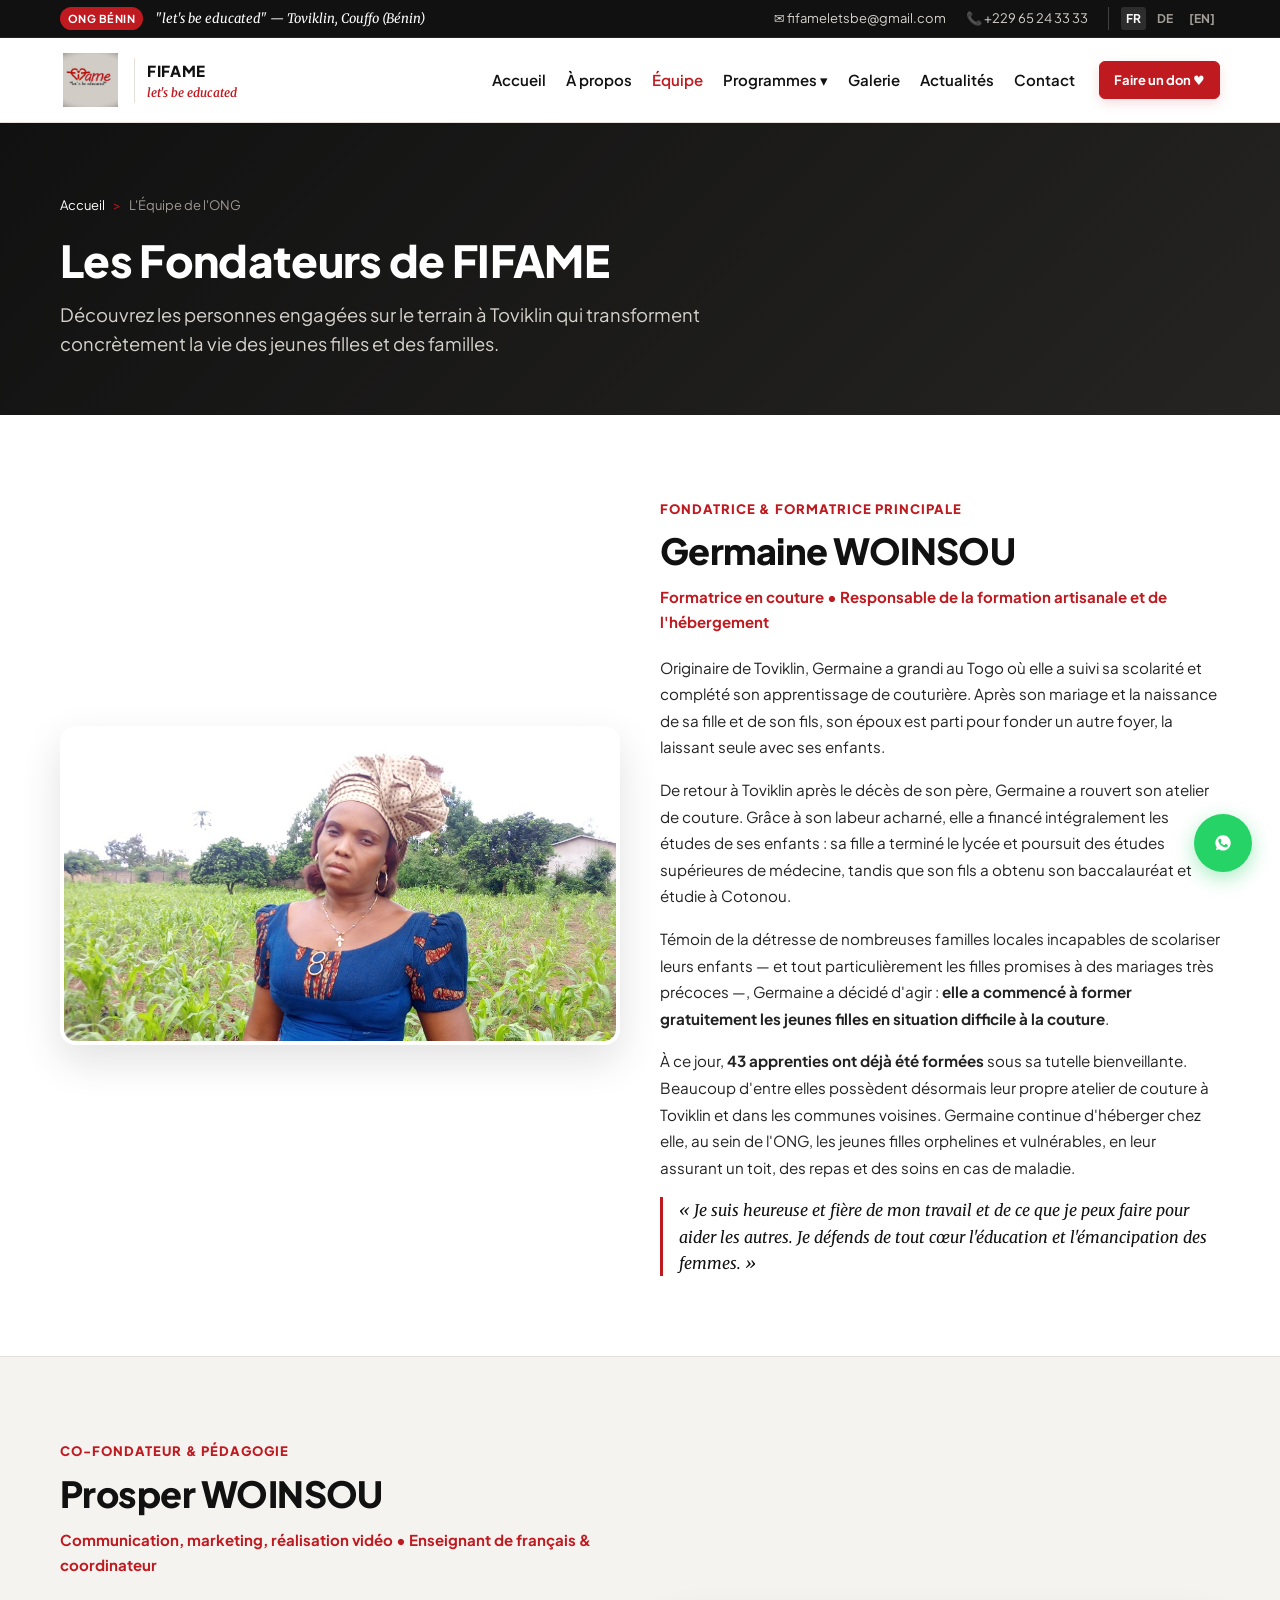
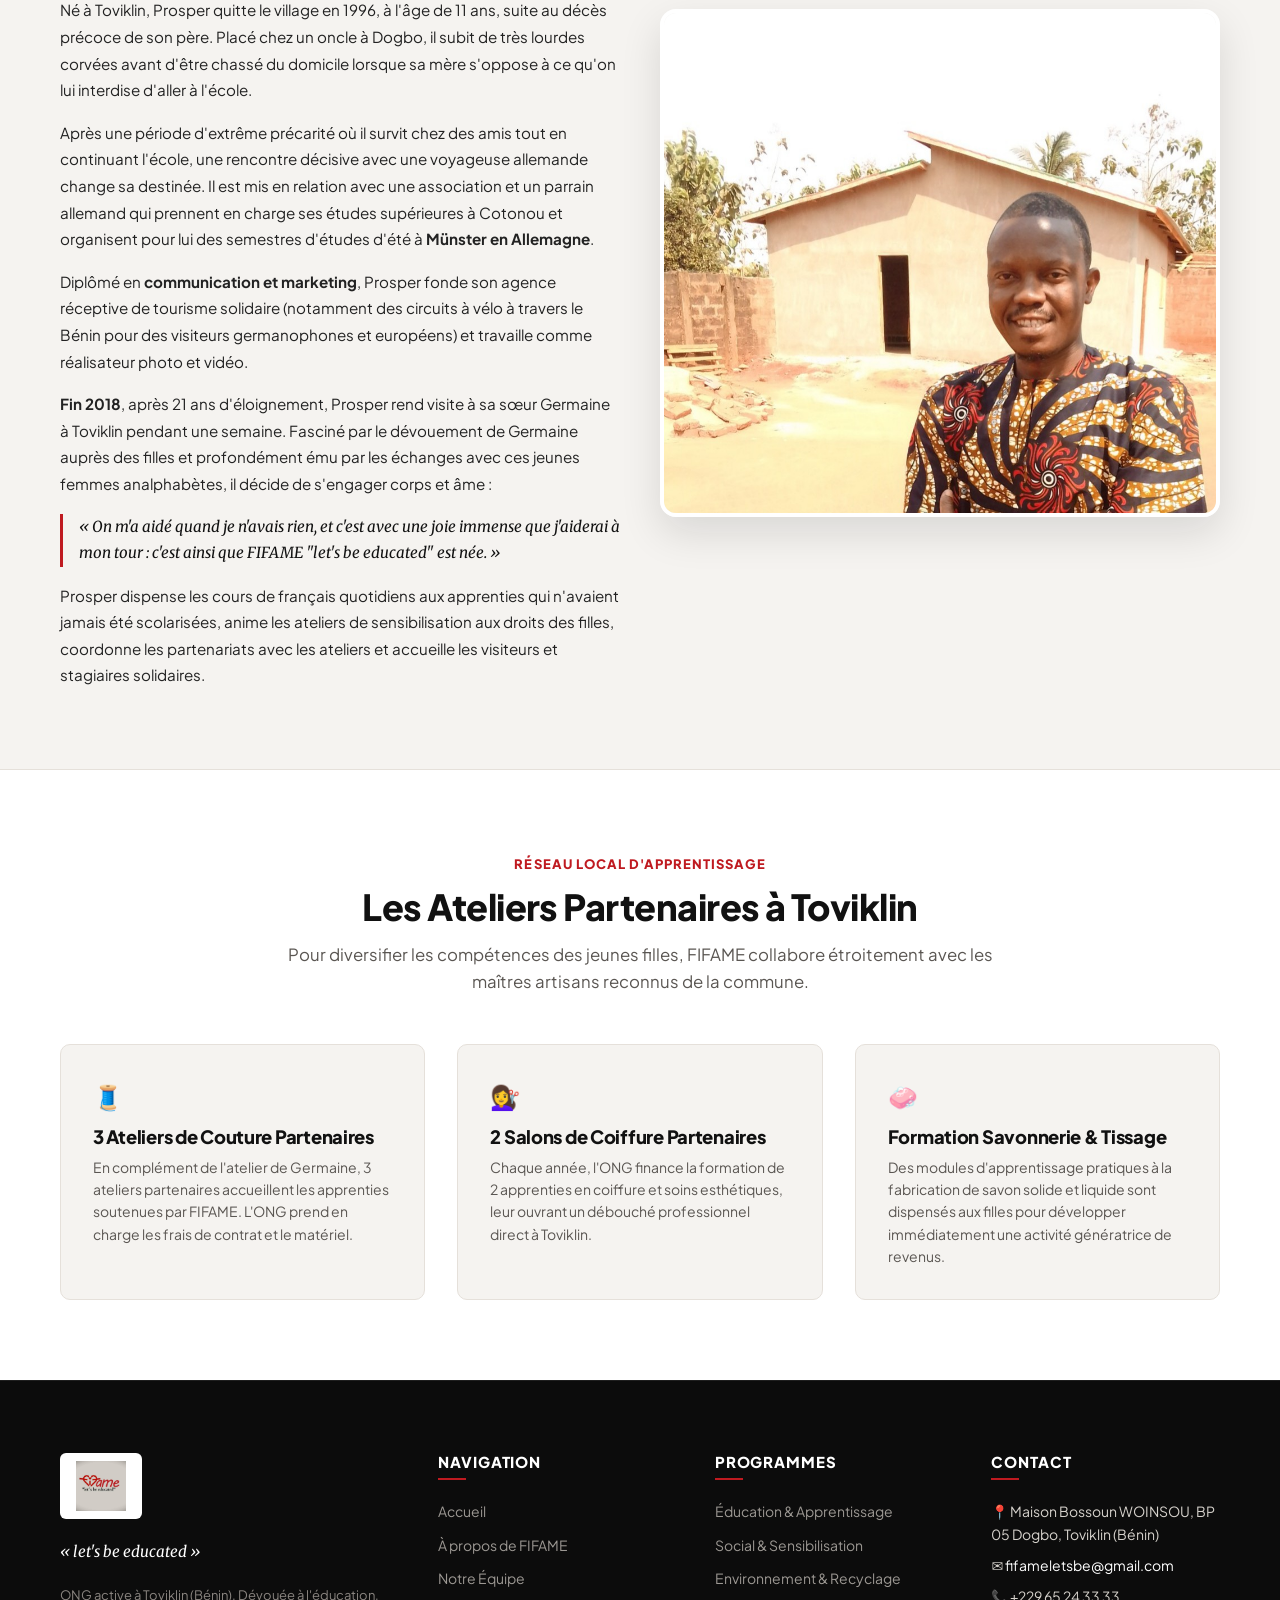
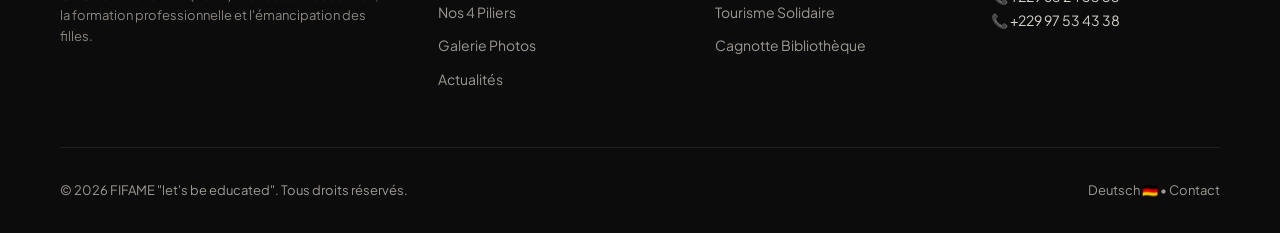
<file: equipe.html>
<!DOCTYPE html>
<html lang="fr">
<head>
  <meta charset="UTF-8">
  <meta name="viewport" content="width=device-width, initial-scale=1.0">
  <title>Notre Équipe — ONG FIFAME "let's be educated" (Toviklin, Bénin)</title>
  <meta name="description" content="Découvrez les parcours authentiques de Germaine WOINSOU et Prosper WOINSOU, fondateurs et animateurs de l'ONG FIFAME à Toviklin.">
  <link rel="preconnect" href="https://fonts.googleapis.com">
  <link rel="preconnect" href="https://fonts.gstatic.com" crossorigin>
  <link href="https://fonts.googleapis.com/css2?family=Merriweather:ital,wght@0,300;0,400;0,700;1,300;1,400&family=Plus+Jakarta+Sans:wght@400;500;600;700;800&display=swap" rel="stylesheet">
  <link rel="stylesheet" href="assets/css/style.css">
</head>
<body>

  <!-- TOPBAR -->
  <aside class="topbar">
    <div class="container">
      <div class="topbar-info">
        <span class="topbar-pill">ONG Bénin</span>
        <span class="topbar-motto">"let's be educated" — Toviklin, Couffo (Bénin)</span>
      </div>
      <div class="topbar-contact">
        <a href="mailto:fifameletsbe@gmail.com">✉️ fifameletsbe@gmail.com</a>
        <a href="tel:+22965243333">📞 +229 65 24 33 33</a>
        <div class="lang-switcher">
          <a href="equipe.html" class="active">FR</a>
          <a href="de/index.html">DE</a>
          <a href="#en">[EN]</a>
        </div>
      </div>
    </div>
  </aside>

  <!-- HEADER -->
  <header class="site-header">
    <div class="container">
      <a href="index.html" class="brand">
        <div class="brand-logo-frame">
          <img src="assets/images/fifame-logo.jpg" alt="Logo Officiel FIFAME" width="130" height="54">
        </div>
        <div class="brand-text">
          <span class="brand-title">FIFAME</span>
          <span class="brand-sub">let's be educated</span>
        </div>
      </a>

      <nav class="nav-menu">
        <ul class="nav-links">
          <li class="nav-item"><a href="index.html">Accueil</a></li>
          <li class="nav-item"><a href="a-propos.html">À propos</a></li>
          <li class="nav-item active"><a href="equipe.html">Équipe</a></li>
          <li class="nav-item dropdown">
            <a href="programmes.html">Programmes ▾</a>
            <ul class="dropdown-menu">
              <li><a href="programmes-education.html">🎓 Éducation & Bourses</a></li>
              <li><a href="programmes-social.html">🤝 Social & Santé</a></li>
              <li><a href="programmes-environnement.html">🌱 Environnement & Recyclage</a></li>
              <li><a href="programmes-tourisme.html">🌍 Tourisme Solidaire</a></li>
            </ul>
          </li>
          <li class="nav-item"><a href="galerie.html">Galerie</a></li>
          <li class="nav-item"><a href="blog.html">Actualités</a></li>
          <li class="nav-item"><a href="contact.html">Contact</a></li>
        </ul>
        <a href="faire-un-don.html" class="btn btn-primary btn-sm">Faire un don ♥</a>
      </nav>

      <button id="mobileToggleBtn" class="mobile-btn" aria-label="Ouvrir le menu">☰</button>
    </div>
  </header>

  <!-- MOBILE DRAWER -->
  <div id="mobileDrawer" class="mobile-drawer">
    <div class="mobile-drawer-content">
      <div class="mobile-drawer-header">
        <span class="brand-title">FIFAME ONG</span>
        <button id="mobileDrawerClose" class="mobile-drawer-close">&times;</button>
      </div>
      <ul class="mobile-nav-links">
        <li><a href="index.html">Accueil</a></li>
        <li><a href="a-propos.html">À propos</a></li>
        <li><a href="equipe.html">L'Équipe</a></li>
        <li><a href="programmes.html">Programmes</a></li>
        <li><a href="galerie.html">Galerie Photos</a></li>
        <li><a href="blog.html">Actualités</a></li>
        <li><a href="contact.html">Contact</a></li>
      </ul>
      <div style="margin-top: 2rem;">
        <a href="faire-un-don.html" class="btn btn-primary btn-block">Faire un don ♥</a>
      </div>
    </div>
  </div>

  <main>
    <!-- BANNIÈRE PAGE -->
    <div class="page-banner">
      <div class="container">
        <div class="breadcrumb">
          <a href="index.html">Accueil</a>
          <span class="sep">&gt;</span>
          <span>L'Équipe de l'ONG</span>
        </div>
        <h1>Les Fondateurs de FIFAME</h1>
        <p>
          Découvrez les personnes engagées sur le terrain à Toviklin qui transforment concrètement la vie des jeunes filles et des familles.
        </p>
      </div>
    </div>

    <!-- PORTRAIT 1 : GERMAINE WOINSOU -->
    <section id="germaine" class="section">
      <div class="container">
        <div class="grid-2" style="align-items: center;">
          <div>
            <div style="border-radius: var(--radius-lg); overflow: hidden; box-shadow: var(--shadow-lg); border: 4px solid var(--fifame-white);">
              <img src="assets/images/germaine-woinsou.jpg" alt="Germaine WOINSOU, maîtresse formatrice en couture et fondatrice de FIFAME" style="width: 100%; height: auto;">
            </div>
          </div>
          <div>
            <span class="eyebrow">Fondatrice & Formatrice Principale</span>
            <h2 class="section-title">Germaine WOINSOU</h2>
            <div style="font-size: 0.9375rem; color: var(--fifame-red); font-weight: 700; margin-bottom: 1.25rem;">
              Formatrice en couture • Responsable de la formation artisanale et de l'hébergement
            </div>
            <div style="line-height: 1.75; color: var(--fifame-text); font-size: 0.95rem;">
              <p>
                Originaire de Toviklin, Germaine a grandi au Togo où elle a suivi sa scolarité et complété son apprentissage de couturière. Après son mariage et la naissance de sa fille et de son fils, son époux est parti pour fonder un autre foyer, la laissant seule avec ses enfants.
              </p>
              <p>
                De retour à Toviklin après le décès de son père, Germaine a rouvert son atelier de couture. Grâce à son labeur acharné, elle a financé intégralement les études de ses enfants : sa fille a terminé le lycée et poursuit des études supérieures de médecine, tandis que son fils a obtenu son baccalauréat et étudie à Cotonou.
              </p>
              <p>
                Témoin de la détresse de nombreuses familles locales incapables de scolariser leurs enfants — et tout particulièrement les filles promises à des mariages très précoces —, Germaine a décidé d'agir : <strong>elle a commencé à former gratuitement les jeunes filles en situation difficile à la couture</strong>.
              </p>
              <p>
                À ce jour, <strong>43 apprenties ont déjà été formées</strong> sous sa tutelle bienveillante. Beaucoup d'entre elles possèdent désormais leur propre atelier de couture à Toviklin et dans les communes voisines. Germaine continue d'héberger chez elle, au sein de l'ONG, les jeunes filles orphelines et vulnérables, en leur assurant un toit, des repas et des soins en cas de maladie.
              </p>
            </div>
            <blockquote style="font-family: var(--font-serif); font-style: italic; color: var(--fifame-black); border-left: 3px solid var(--fifame-red); padding-left: 1rem; margin-top: 1rem;">
              « Je suis heureuse et fière de mon travail et de ce que je peux faire pour aider les autres. Je défends de tout cœur l'éducation et l'émancipation des femmes. »
            </blockquote>
          </div>
        </div>
      </div>
    </section>

    <!-- PORTRAIT 2 : PROSPER WOINSOU -->
    <section id="prosper" class="section section-alt">
      <div class="container">
        <div class="grid-2" style="align-items: center;">
          <div>
            <span class="eyebrow">Co-fondateur & Pédagogie</span>
            <h2 class="section-title">Prosper WOINSOU</h2>
            <div style="font-size: 0.9375rem; color: var(--fifame-red); font-weight: 700; margin-bottom: 1.25rem;">
              Communication, marketing, réalisation vidéo • Enseignant de français & coordinateur
            </div>
            <div style="line-height: 1.75; color: var(--fifame-text); font-size: 0.95rem;">
              <p>
                Né à Toviklin, Prosper quitte le village en 1996, à l'âge de 11 ans, suite au décès précoce de son père. Placé chez un oncle à Dogbo, il subit de très lourdes corvées avant d'être chassé du domicile lorsque sa mère s'oppose à ce qu'on lui interdise d'aller à l'école.
              </p>
              <p>
                Après une période d'extrême précarité où il survit chez des amis tout en continuant l'école, une rencontre décisive avec une voyageuse allemande change sa destinée. Il est mis en relation avec une association et un parrain allemand qui prennent en charge ses études supérieures à Cotonou et organisent pour lui des semestres d'études d'été à <strong>Münster en Allemagne</strong>.
              </p>
              <p>
                Diplômé en <strong>communication et marketing</strong>, Prosper fonde son agence réceptive de tourisme solidaire (notamment des circuits à vélo à travers le Bénin pour des visiteurs germanophones et européens) et travaille comme réalisateur photo et vidéo.
              </p>
              <p>
                <strong>Fin 2018</strong>, après 21 ans d'éloignement, Prosper rend visite à sa sœur Germaine à Toviklin pendant une semaine. Fasciné par le dévouement de Germaine auprès des filles et profondément ému par les échanges avec ces jeunes femmes analphabètes, il décide de s'engager corps et âme :
              </p>
              <blockquote style="font-family: var(--font-serif); font-style: italic; color: var(--fifame-black); border-left: 3px solid var(--fifame-red); padding-left: 1rem; margin: 1rem 0;">
                « On m'a aidé quand je n'avais rien, et c'est avec une joie immense que j'aiderai à mon tour : c'est ainsi que FIFAME "let's be educated" est née. »
              </blockquote>
              <p>
                Prosper dispense les cours de français quotidiens aux apprenties qui n'avaient jamais été scolarisées, anime les ateliers de sensibilisation aux droits des filles, coordonne les partenariats avec les ateliers et accueille les visiteurs et stagiaires solidaires.
              </p>
            </div>
          </div>
          <div>
            <div style="border-radius: var(--radius-lg); overflow: hidden; box-shadow: var(--shadow-lg); border: 4px solid var(--fifame-white);">
              <img src="assets/images/prosper-woinsou.jpg" alt="Prosper WOINSOU, co-fondateur de FIFAME" style="width: 100%; height: auto;">
            </div>
          </div>
        </div>
      </div>
    </section>

    <!-- LES MAÎTRES ARTISANS PARTENAIRES -->
    <section class="section">
      <div class="container">
        <div class="section-header center">
          <span class="eyebrow">Réseau Local d'Apprentissage</span>
          <h2 class="section-title">Les Ateliers Partenaires à Toviklin</h2>
          <p class="section-desc">
            Pour diversifier les compétences des jeunes filles, FIFAME collabore étroitement avec les maîtres artisans reconnus de la commune.
          </p>
        </div>

        <div class="grid-3">
          <div style="background: var(--fifame-bg-gray); padding: 2rem; border-radius: var(--radius-md); border: 1px solid var(--fifame-border);">
            <div style="font-size: 1.5rem; margin-bottom: 0.5rem;">🧵</div>
            <h3 style="font-size: 1.15rem; margin-bottom: 0.5rem;">3 Ateliers de Couture Partenaires</h3>
            <p style="font-size: 0.875rem; color: var(--fifame-text-muted); line-height: 1.6;">
              En complément de l'atelier de Germaine, 3 ateliers partenaires accueillent les apprenties soutenues par FIFAME. L'ONG prend en charge les frais de contrat et le matériel.
            </p>
          </div>

          <div style="background: var(--fifame-bg-gray); padding: 2rem; border-radius: var(--radius-md); border: 1px solid var(--fifame-border);">
            <div style="font-size: 1.5rem; margin-bottom: 0.5rem;">💇‍♀️</div>
            <h3 style="font-size: 1.15rem; margin-bottom: 0.5rem;">2 Salons de Coiffure Partenaires</h3>
            <p style="font-size: 0.875rem; color: var(--fifame-text-muted); line-height: 1.6;">
              Chaque année, l'ONG finance la formation de 2 apprenties en coiffure et soins esthétiques, leur ouvrant un débouché professionnel direct à Toviklin.
            </p>
          </div>

          <div style="background: var(--fifame-bg-gray); padding: 2rem; border-radius: var(--radius-md); border: 1px solid var(--fifame-border);">
            <div style="font-size: 1.5rem; margin-bottom: 0.5rem;">🧼</div>
            <h3 style="font-size: 1.15rem; margin-bottom: 0.5rem;">Formation Savonnerie & Tissage</h3>
            <p style="font-size: 0.875rem; color: var(--fifame-text-muted); line-height: 1.6;">
              Des modules d'apprentissage pratiques à la fabrication de savon solide et liquide sont dispensés aux filles pour développer immédiatement une activité génératrice de revenus.
            </p>
          </div>
        </div>
      </div>
    </section>
  </main>

  <!-- FOOTER -->
  <footer class="site-footer">
    <div class="container">
      <div class="footer-grid">
        <div class="footer-brand">
          <div class="footer-logo-frame">
            <img src="assets/images/fifame-logo.jpg" alt="Logo ONG FIFAME">
          </div>
          <div class="footer-motto">« let's be educated »</div>
          <p style="font-size: 0.8125rem; line-height: 1.6; color: #8A8580;">
            ONG active à Toviklin (Bénin). Dévouée à l'éducation, la formation professionnelle et l'émancipation des filles.
          </p>
        </div>

        <div class="footer-col">
          <h4>Navigation</h4>
          <ul class="footer-links">
            <li><a href="index.html">Accueil</a></li>
            <li><a href="a-propos.html">À propos de FIFAME</a></li>
            <li><a href="equipe.html">Notre Équipe</a></li>
            <li><a href="programmes.html">Nos 4 Piliers</a></li>
            <li><a href="galerie.html">Galerie Photos</a></li>
            <li><a href="blog.html">Actualités</a></li>
          </ul>
        </div>

        <div class="footer-col">
          <h4>Programmes</h4>
          <ul class="footer-links">
            <li><a href="programmes-education.html">Éducation & Apprentissage</a></li>
            <li><a href="programmes-social.html">Social & Sensibilisation</a></li>
            <li><a href="programmes-environnement.html">Environnement & Recyclage</a></li>
            <li><a href="programmes-tourisme.html">Tourisme Solidaire</a></li>
            <li><a href="faire-un-don.html">Cagnotte Bibliothèque</a></li>
          </ul>
        </div>

        <div class="footer-col">
          <h4>Contact</h4>
          <p style="margin-bottom: 0.5rem; color: #D6D2CC;">
            📍 Maison Bossoun WOINSOU, BP 05 Dogbo, Toviklin (Bénin)
          </p>
          <p style="margin-bottom: 0.5rem; color: #D6D2CC;">
            ✉️ <a href="mailto:fifameletsbe@gmail.com" style="color: #FFFFFF;">fifameletsbe@gmail.com</a>
          </p>
          <p style="color: #D6D2CC;">
            📞 +229 65 24 33 33<br>📞 +229 97 53 43 38
          </p>
        </div>
      </div>

      <div class="footer-bottom">
        <div>&copy; <span id="currentYear">2026</span> FIFAME "let's be educated". Tous droits réservés.</div>
        <div><a href="de/index.html">Deutsch 🇩🇪</a> &bull; <a href="contact.html">Contact</a></div>
      </div>
    </div>
  </footer>

  <a href="https://wa.me/22965243333?text=Bonjour%20ONG%20FIFAME%2C%20je%20souhaite%20en%20savoir%20plus." class="whatsapp-float" target="_blank" rel="noopener" aria-label="WhatsApp">
    <svg viewBox="0 0 24 24"><path d="M12.031 6.172c-3.181 0-5.767 2.586-5.768 5.766-.001 1.298.38 2.27 1.019 3.287l-.582 2.128 2.182-.573c.978.58 1.911.928 3.145.929 3.178 0 5.767-2.587 5.768-5.766.001-3.187-2.575-5.77-5.764-5.771zm3.392 8.244c-.144.405-.837.774-1.17.824-.299.045-.677.063-1.092-.069-.252-.08-.575-.187-.988-.365-1.739-.751-2.874-2.502-2.961-2.617-.087-.116-.708-.94-.708-1.793s.448-1.273.607-1.446c.159-.173.346-.217.462-.217l.332.006c.106.005.249-.04.39.298.144.347.491 1.2.534 1.287.043.087.072.188.014.304-.058.116-.087.188-.173.289l-.26.304c-.087.086-.177.18-.076.354.101.174.449.741.964 1.201.662.591 1.221.774 1.394.86.174.086.275.072.376-.043.101-.116.433-.506.549-.68.116-.173.231-.145.39-.087s1.011.477 1.184.564.289.13.332.202c.043.072.043.419-.101.824z"/></svg>
  </a>

  <script src="assets/js/main.js"></script>
</body>
</html>
</file>
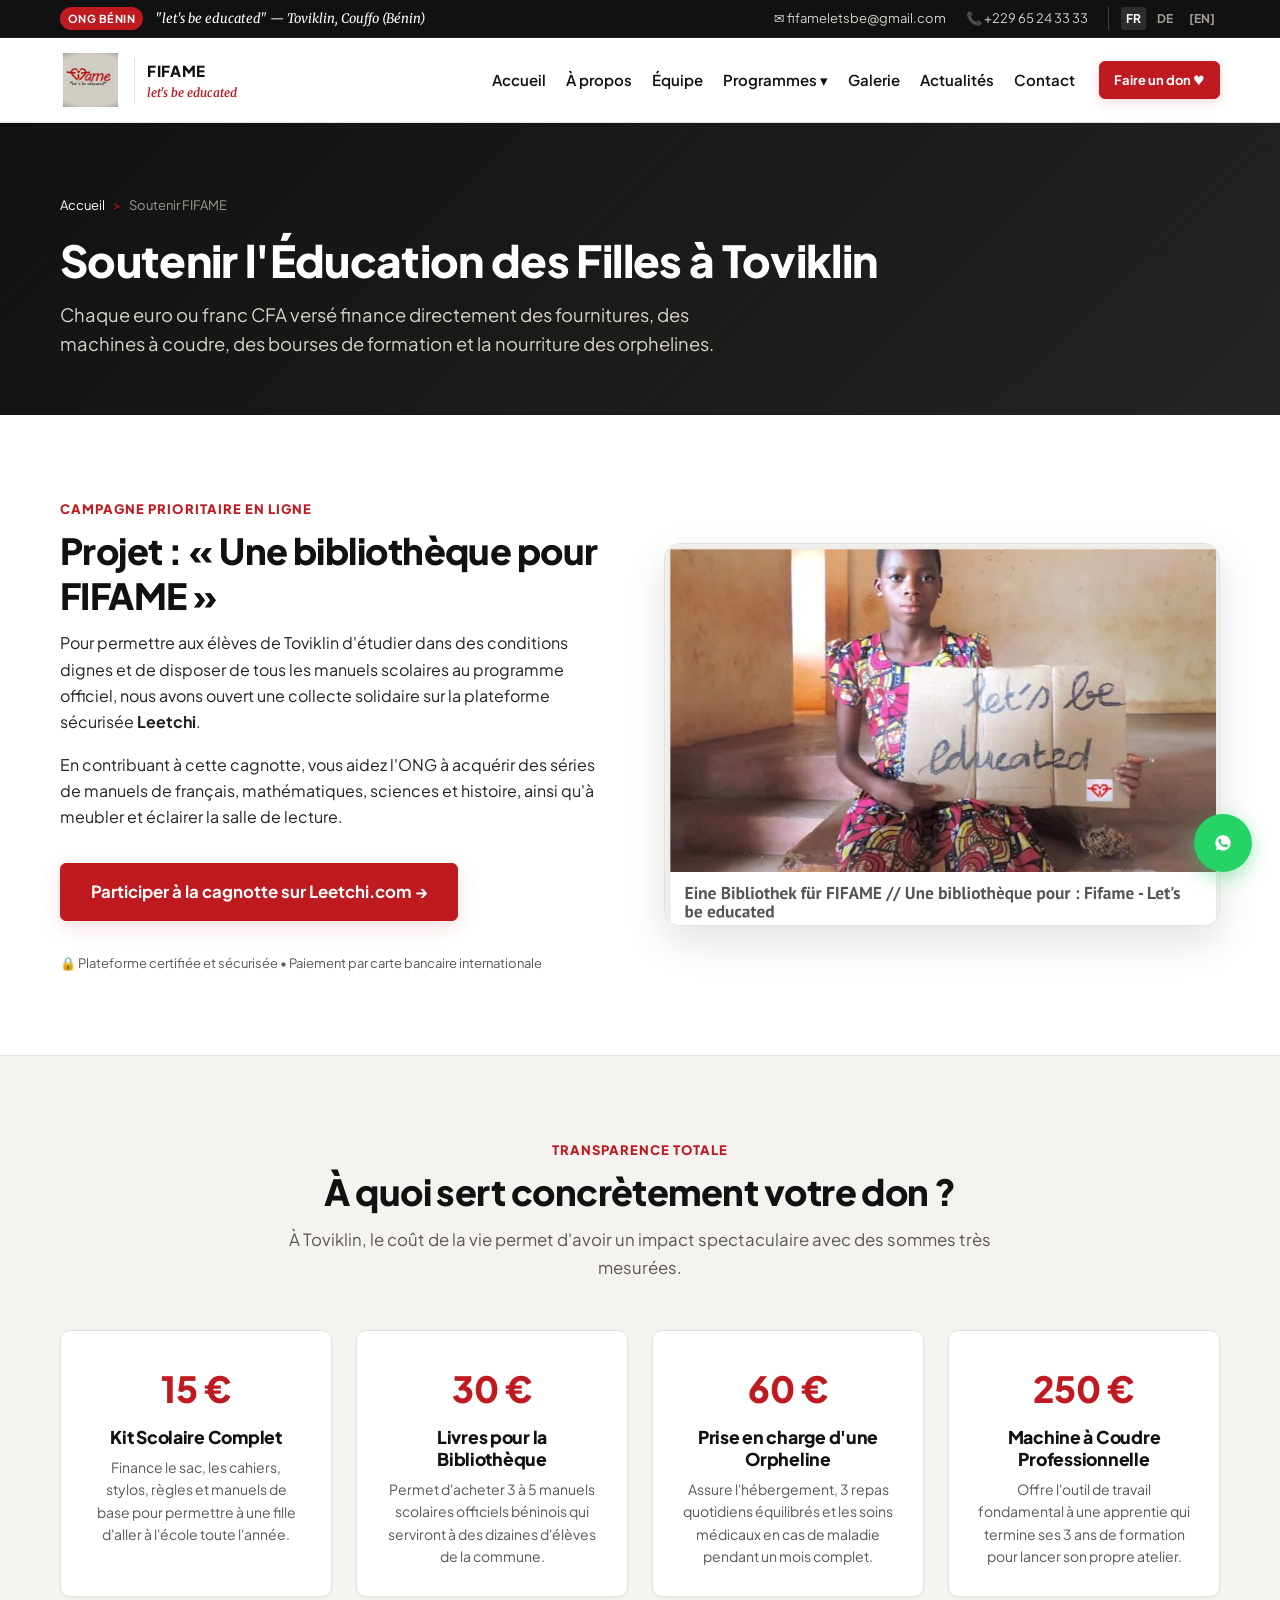
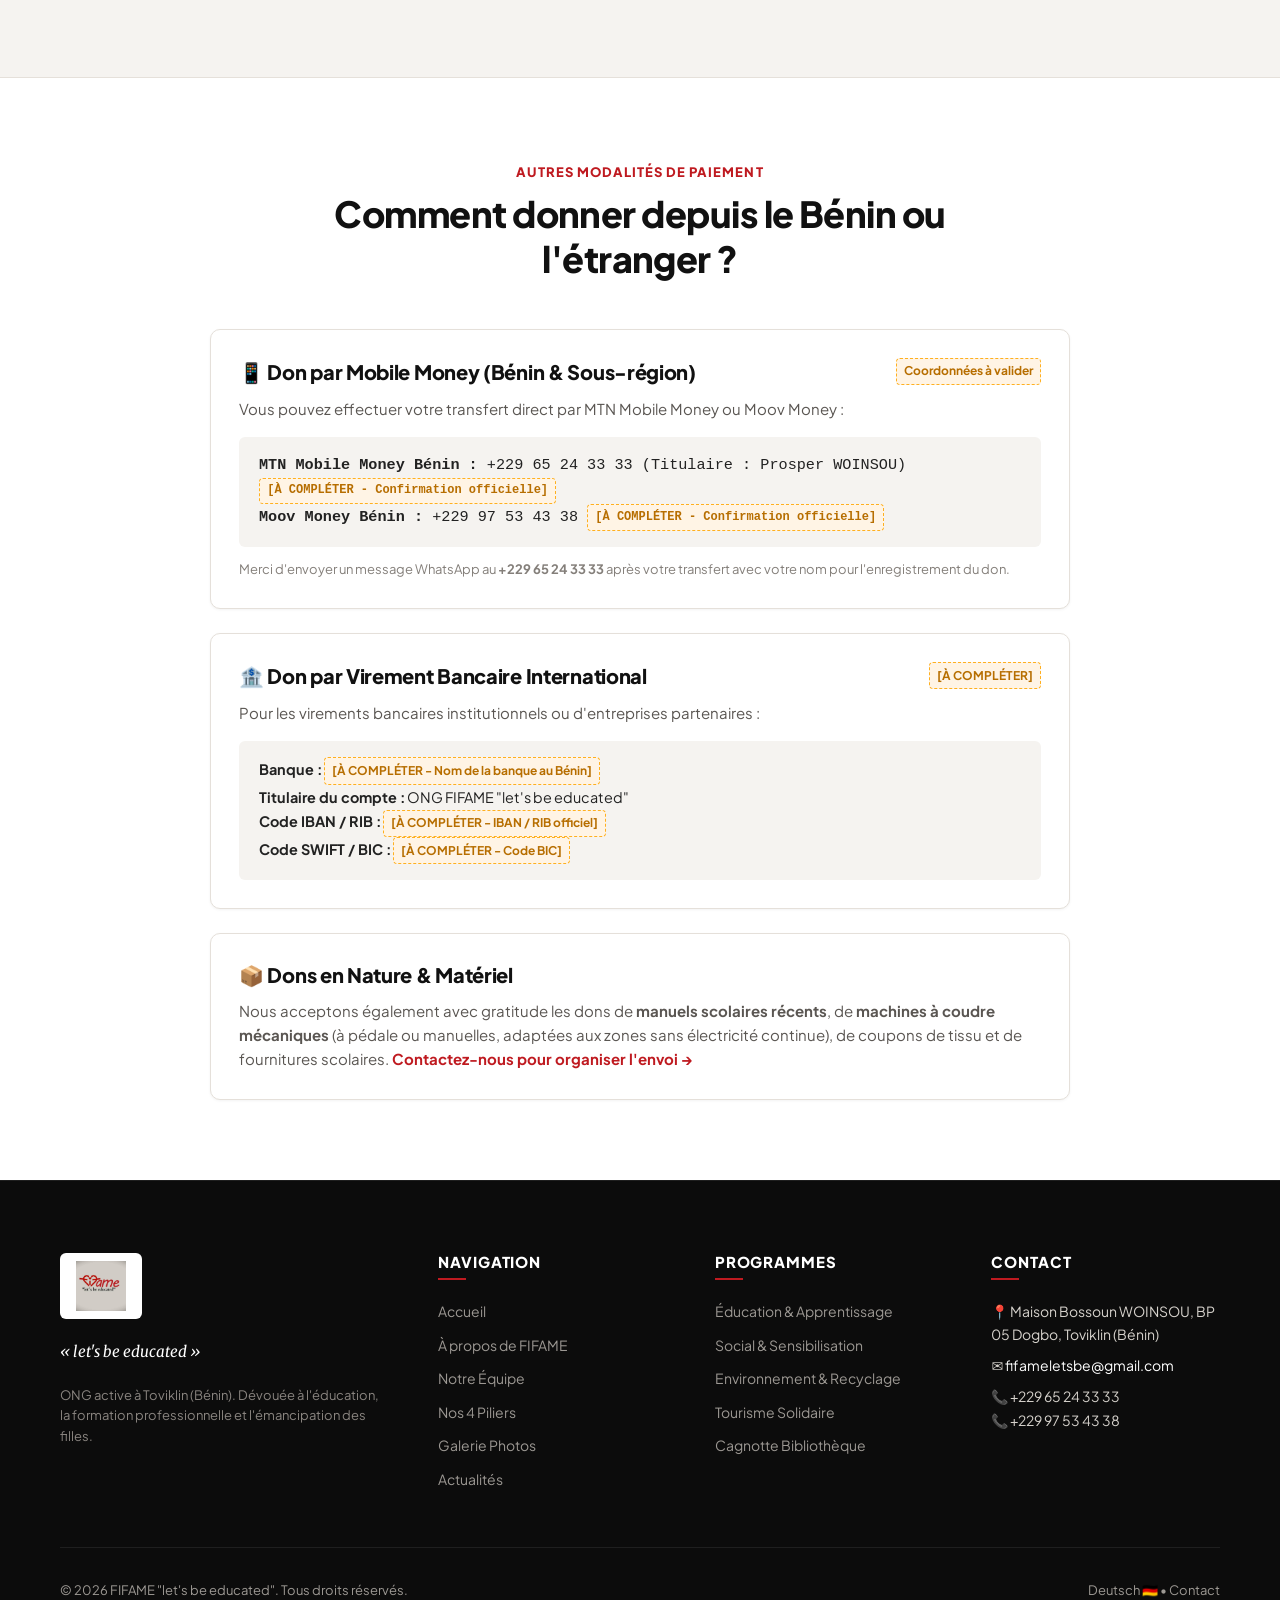
<file: faire-un-don.html>
<!DOCTYPE html>
<html lang="fr">
<head>
  <meta charset="UTF-8">
  <meta name="viewport" content="width=device-width, initial-scale=1.0">
  <title>Faire un Don — ONG FIFAME "let's be educated" (Toviklin, Bénin)</title>
  <meta name="description" content="Soutenez l'ONG FIFAME à Toviklin : projet 'Une bibliothèque pour FIFAME', cagnotte Leetchi, bourses d'études et hébergement des jeunes orphelines.">
  <link rel="preconnect" href="https://fonts.googleapis.com">
  <link rel="preconnect" href="https://fonts.gstatic.com" crossorigin>
  <link href="https://fonts.googleapis.com/css2?family=Merriweather:ital,wght@0,300;0,400;0,700;1,300;1,400&family=Plus+Jakarta+Sans:wght@400;500;600;700;800&display=swap" rel="stylesheet">
  <link rel="stylesheet" href="assets/css/style.css">
</head>
<body>

  <!-- TOPBAR -->
  <aside class="topbar">
    <div class="container">
      <div class="topbar-info">
        <span class="topbar-pill">ONG Bénin</span>
        <span class="topbar-motto">"let's be educated" — Toviklin, Couffo (Bénin)</span>
      </div>
      <div class="topbar-contact">
        <a href="mailto:fifameletsbe@gmail.com">✉️ fifameletsbe@gmail.com</a>
        <a href="tel:+22965243333">📞 +229 65 24 33 33</a>
        <div class="lang-switcher">
          <a href="faire-un-don.html" class="active">FR</a>
          <a href="de/index.html">DE</a>
          <a href="#en">[EN]</a>
        </div>
      </div>
    </div>
  </aside>

  <!-- HEADER -->
  <header class="site-header">
    <div class="container">
      <a href="index.html" class="brand">
        <div class="brand-logo-frame">
          <img src="assets/images/fifame-logo.jpg" alt="Logo Officiel FIFAME" width="130" height="54">
        </div>
        <div class="brand-text">
          <span class="brand-title">FIFAME</span>
          <span class="brand-sub">let's be educated</span>
        </div>
      </a>

      <nav class="nav-menu">
        <ul class="nav-links">
          <li class="nav-item"><a href="index.html">Accueil</a></li>
          <li class="nav-item"><a href="a-propos.html">À propos</a></li>
          <li class="nav-item"><a href="equipe.html">Équipe</a></li>
          <li class="nav-item dropdown">
            <a href="programmes.html">Programmes ▾</a>
            <ul class="dropdown-menu">
              <li><a href="programmes-education.html">🎓 Éducation & Bourses</a></li>
              <li><a href="programmes-social.html">🤝 Social & Santé</a></li>
              <li><a href="programmes-environnement.html">🌱 Environnement & Recyclage</a></li>
              <li><a href="programmes-tourisme.html">🌍 Tourisme Solidaire</a></li>
            </ul>
          </li>
          <li class="nav-item"><a href="galerie.html">Galerie</a></li>
          <li class="nav-item"><a href="blog.html">Actualités</a></li>
          <li class="nav-item"><a href="contact.html">Contact</a></li>
        </ul>
        <a href="faire-un-don.html" class="btn btn-primary btn-sm">Faire un don ♥</a>
      </nav>

      <button id="mobileToggleBtn" class="mobile-btn" aria-label="Ouvrir le menu">☰</button>
    </div>
  </header>

  <!-- MOBILE DRAWER -->
  <div id="mobileDrawer" class="mobile-drawer">
    <div class="mobile-drawer-content">
      <div class="mobile-drawer-header">
        <span class="brand-title">FIFAME ONG</span>
        <button id="mobileDrawerClose" class="mobile-drawer-close">&times;</button>
      </div>
      <ul class="mobile-nav-links">
        <li><a href="index.html">Accueil</a></li>
        <li><a href="a-propos.html">À propos</a></li>
        <li><a href="equipe.html">L'Équipe</a></li>
        <li><a href="programmes.html">Tous nos Programmes</a></li>
        <li><a href="galerie.html">Galerie Photos</a></li>
        <li><a href="blog.html">Actualités</a></li>
        <li><a href="contact.html">Contact</a></li>
      </ul>
      <div style="margin-top: 2rem;">
        <a href="faire-un-don.html" class="btn btn-primary btn-block">Faire un don ♥</a>
      </div>
    </div>
  </div>

  <main>
    <div class="page-banner">
      <div class="container">
        <div class="breadcrumb">
          <a href="index.html">Accueil</a>
          <span class="sep">&gt;</span>
          <span>Soutenir FIFAME</span>
        </div>
        <h1>Soutenir l'Éducation des Filles à Toviklin</h1>
        <p>
          Chaque euro ou franc CFA versé finance directement des fournitures, des machines à coudre, des bourses de formation et la nourriture des orphelines.
        </p>
      </div>
    </div>

    <!-- PROJET PHARE : CAGNOTTE BIBLIOTHÈQUE -->
    <section class="section">
      <div class="container">
        <div class="grid-2" style="align-items: center; gap: 3rem;">
          <div>
            <span class="eyebrow">Campagne Prioritaire en Ligne</span>
            <h2 class="section-title">Projet : « Une bibliothèque pour FIFAME »</h2>
            <p>
              Pour permettre aux élèves de Toviklin d'étudier dans des conditions dignes et de disposer de tous les manuels scolaires au programme officiel, nous avons ouvert une collecte solidaire sur la plateforme sécurisée <strong>Leetchi</strong>.
            </p>
            <p>
              En contribuant à cette cagnotte, vous aidez l'ONG à acquérir des séries de manuels de français, mathématiques, sciences et histoire, ainsi qu'à meubler et éclairer la salle de lecture.
            </p>
            <div style="margin: 2rem 0;">
              <a href="https://www.leetchi.com/c/une-bibliotheque-pour-fifame-lets-be-educated" target="_blank" rel="noopener" class="btn btn-primary btn-lg" style="box-shadow: 0 6px 20px var(--fifame-red-glow);">
                Participer à la cagnotte sur Leetchi.com &rarr;
              </a>
            </div>
            <div style="font-size: 0.8125rem; color: var(--fifame-text-muted);">
              🔒 Plateforme certifiée et sécurisée • Paiement par carte bancaire internationale
            </div>
          </div>
          <div>
            <div style="border-radius: var(--radius-lg); overflow: hidden; box-shadow: var(--shadow-lg); border: 1px solid var(--fifame-border);">
              <img src="assets/images/blog-bibliotheque.png" alt="Collecte pour la bibliothèque scolaire de Toviklin" style="width: 100%; height: auto;">
            </div>
          </div>
        </div>
      </div>
    </section>

    <!-- UTILISATION CONCRÈTE DES DONS -->
    <section class="section section-alt">
      <div class="container">
        <div class="section-header center">
          <span class="eyebrow">Transparence Totale</span>
          <h2 class="section-title">À quoi sert concrètement votre don ?</h2>
          <p class="section-desc">
            À Toviklin, le coût de la vie permet d'avoir un impact spectaculaire avec des sommes très mesurées.
          </p>
        </div>

        <div class="grid-4">
          
          <div class="card" style="padding: 1.75rem; text-align: center;">
            <div style="font-size: 2.25rem; font-weight: 800; color: var(--fifame-red); margin-bottom: 0.5rem;">15 €</div>
            <h3 style="font-size: 1.1rem; margin-bottom: 0.5rem;">Kit Scolaire Complet</h3>
            <p style="font-size: 0.875rem; color: var(--fifame-text-muted); line-height: 1.6;">
              Finance le sac, les cahiers, stylos, règles et manuels de base pour permettre à une fille d'aller à l'école toute l'année.
            </p>
          </div>

          <div class="card" style="padding: 1.75rem; text-align: center;">
            <div style="font-size: 2.25rem; font-weight: 800; color: var(--fifame-red); margin-bottom: 0.5rem;">30 €</div>
            <h3 style="font-size: 1.1rem; margin-bottom: 0.5rem;">Livres pour la Bibliothèque</h3>
            <p style="font-size: 0.875rem; color: var(--fifame-text-muted); line-height: 1.6;">
              Permet d'acheter 3 à 5 manuels scolaires officiels béninois qui serviront à des dizaines d'élèves de la commune.
            </p>
          </div>

          <div class="card" style="padding: 1.75rem; text-align: center;">
            <div style="font-size: 2.25rem; font-weight: 800; color: var(--fifame-red); margin-bottom: 0.5rem;">60 €</div>
            <h3 style="font-size: 1.1rem; margin-bottom: 0.5rem;">Prise en charge d'une Orpheline</h3>
            <p style="font-size: 0.875rem; color: var(--fifame-text-muted); line-height: 1.6;">
              Assure l'hébergement, 3 repas quotidiens équilibrés et les soins médicaux en cas de maladie pendant un mois complet.
            </p>
          </div>

          <div class="card" style="padding: 1.75rem; text-align: center;">
            <div style="font-size: 2.25rem; font-weight: 800; color: var(--fifame-red); margin-bottom: 0.5rem;">250 €</div>
            <h3 style="font-size: 1.1rem; margin-bottom: 0.5rem;">Machine à Coudre Professionnelle</h3>
            <p style="font-size: 0.875rem; color: var(--fifame-text-muted); line-height: 1.6;">
              Offre l'outil de travail fondamental à une apprentie qui termine ses 3 ans de formation pour lancer son propre atelier.
            </p>
          </div>

        </div>
      </div>
    </section>

    <!-- AUTRES MODES DE DON (MOBILE MONEY & BANQUE) -->
    <section class="section">
      <div class="container" style="max-width: 900px;">
        <div class="section-header center">
          <span class="eyebrow">Autres Modalités de Paiement</span>
          <h2 class="section-title">Comment donner depuis le Bénin ou l'étranger ?</h2>
        </div>

        <div style="display: flex; flex-direction: column; gap: 1.5rem;">
          
          <!-- Mobile Money -->
          <div style="background: var(--fifame-white); border: 1.5px solid var(--fifame-border); border-radius: var(--radius-md); padding: 1.75rem; box-shadow: var(--shadow-xs);">
            <div style="display: flex; align-items: center; justify-content: space-between; margin-bottom: 0.75rem; flex-wrap: wrap; gap: 0.5rem;">
              <h3 style="font-size: 1.25rem; color: var(--fifame-black); margin: 0;">📱 Don par Mobile Money (Bénin & Sous-région)</h3>
              <span class="to-complete">Coordonnées à valider</span>
            </div>
            <p style="font-size: 0.9375rem; color: var(--fifame-text-muted); line-height: 1.6; margin-bottom: 1rem;">
              Vous pouvez effectuer votre transfert direct par MTN Mobile Money ou Moov Money :
            </p>
            <div style="background: var(--fifame-bg-gray); padding: 1rem 1.25rem; border-radius: var(--radius-sm); font-family: monospace; font-size: 0.95rem;">
              <strong>MTN Mobile Money Bénin :</strong> +229 65 24 33 33 (Titulaire : Prosper WOINSOU) <span class="to-complete">[À COMPLÉTER - Confirmation officielle]</span><br>
              <strong>Moov Money Bénin :</strong> +229 97 53 43 38 <span class="to-complete">[À COMPLÉTER - Confirmation officielle]</span>
            </div>
            <div style="font-size: 0.8125rem; color: var(--fifame-text-subtle); margin-top: 0.75rem;">
              Merci d'envoyer un message WhatsApp au <strong>+229 65 24 33 33</strong> après votre transfert avec votre nom pour l'enregistrement du don.
            </div>
          </div>

          <!-- Virement bancaire -->
          <div style="background: var(--fifame-white); border: 1.5px solid var(--fifame-border); border-radius: var(--radius-md); padding: 1.75rem; box-shadow: var(--shadow-xs);">
            <div style="display: flex; align-items: center; justify-content: space-between; margin-bottom: 0.75rem; flex-wrap: wrap; gap: 0.5rem;">
              <h3 style="font-size: 1.25rem; color: var(--fifame-black); margin: 0;">🏦 Don par Virement Bancaire International</h3>
              <span class="to-complete">[À COMPLÉTER]</span>
            </div>
            <p style="font-size: 0.9375rem; color: var(--fifame-text-muted); line-height: 1.6; margin-bottom: 1rem;">
              Pour les virements bancaires institutionnels ou d'entreprises partenaires :
            </p>
            <div style="background: var(--fifame-bg-gray); padding: 1rem 1.25rem; border-radius: var(--radius-sm); font-size: 0.9rem; line-height: 1.7;">
              <strong>Banque :</strong> <span class="to-complete">[À COMPLÉTER - Nom de la banque au Bénin]</span><br>
              <strong>Titulaire du compte :</strong> ONG FIFAME "let's be educated"<br>
              <strong>Code IBAN / RIB :</strong> <span class="to-complete">[À COMPLÉTER - IBAN / RIB officiel]</span><br>
              <strong>Code SWIFT / BIC :</strong> <span class="to-complete">[À COMPLÉTER - Code BIC]</span>
            </div>
          </div>

          <!-- Dons matériels -->
          <div style="background: var(--fifame-white); border: 1.5px solid var(--fifame-border); border-radius: var(--radius-md); padding: 1.75rem; box-shadow: var(--shadow-xs);">
            <h3 style="font-size: 1.25rem; color: var(--fifame-black); margin-bottom: 0.75rem;">📦 Dons en Nature & Matériel</h3>
            <p style="font-size: 0.9375rem; color: var(--fifame-text-muted); line-height: 1.6; margin-bottom: 0;">
              Nous acceptons également avec gratitude les dons de <strong>manuels scolaires récents</strong>, de <strong>machines à coudre mécaniques</strong> (à pédale ou manuelles, adaptées aux zones sans électricité continue), de coupons de tissu et de fournitures scolaires. <a href="contact.html" style="color: var(--fifame-red); font-weight: 700;">Contactez-nous pour organiser l'envoi &rarr;</a>
            </p>
          </div>

        </div>
      </div>
    </section>
  </main>

  <!-- FOOTER -->
  <footer class="site-footer">
    <div class="container">
      <div class="footer-grid">
        <div class="footer-brand">
          <div class="footer-logo-frame">
            <img src="assets/images/fifame-logo.jpg" alt="Logo ONG FIFAME">
          </div>
          <div class="footer-motto">« let's be educated »</div>
          <p style="font-size: 0.8125rem; line-height: 1.6; color: #8A8580;">
            ONG active à Toviklin (Bénin). Dévouée à l'éducation, la formation professionnelle et l'émancipation des filles.
          </p>
        </div>

        <div class="footer-col">
          <h4>Navigation</h4>
          <ul class="footer-links">
            <li><a href="index.html">Accueil</a></li>
            <li><a href="a-propos.html">À propos de FIFAME</a></li>
            <li><a href="equipe.html">Notre Équipe</a></li>
            <li><a href="programmes.html">Nos 4 Piliers</a></li>
            <li><a href="galerie.html">Galerie Photos</a></li>
            <li><a href="blog.html">Actualités</a></li>
          </ul>
        </div>

        <div class="footer-col">
          <h4>Programmes</h4>
          <ul class="footer-links">
            <li><a href="programmes-education.html">Éducation & Apprentissage</a></li>
            <li><a href="programmes-social.html">Social & Sensibilisation</a></li>
            <li><a href="programmes-environnement.html">Environnement & Recyclage</a></li>
            <li><a href="programmes-tourisme.html">Tourisme Solidaire</a></li>
            <li><a href="faire-un-don.html">Cagnotte Bibliothèque</a></li>
          </ul>
        </div>

        <div class="footer-col">
          <h4>Contact</h4>
          <p style="margin-bottom: 0.5rem; color: #D6D2CC;">
            📍 Maison Bossoun WOINSOU, BP 05 Dogbo, Toviklin (Bénin)
          </p>
          <p style="margin-bottom: 0.5rem; color: #D6D2CC;">
            ✉️ <a href="mailto:fifameletsbe@gmail.com" style="color: #FFFFFF;">fifameletsbe@gmail.com</a>
          </p>
          <p style="color: #D6D2CC;">
            📞 +229 65 24 33 33<br>📞 +229 97 53 43 38
          </p>
        </div>
      </div>

      <div class="footer-bottom">
        <div>&copy; <span id="currentYear">2026</span> FIFAME "let's be educated". Tous droits réservés.</div>
        <div><a href="de/index.html">Deutsch 🇩🇪</a> &bull; <a href="contact.html">Contact</a></div>
      </div>
    </div>
  </footer>

  <a href="https://wa.me/22965243333?text=Bonjour%20ONG%20FIFAME%2C%20je%20souhaite%20faire%20un%20don." class="whatsapp-float" target="_blank" rel="noopener" aria-label="WhatsApp">
    <svg viewBox="0 0 24 24"><path d="M12.031 6.172c-3.181 0-5.767 2.586-5.768 5.766-.001 1.298.38 2.27 1.019 3.287l-.582 2.128 2.182-.573c.978.58 1.911.928 3.145.929 3.178 0 5.767-2.587 5.768-5.766.001-3.187-2.575-5.77-5.764-5.771zm3.392 8.244c-.144.405-.837.774-1.17.824-.299.045-.677.063-1.092-.069-.252-.08-.575-.187-.988-.365-1.739-.751-2.874-2.502-2.961-2.617-.087-.116-.708-.94-.708-1.793s.448-1.273.607-1.446c.159-.173.346-.217.462-.217l.332.006c.106.005.249-.04.39.298.144.347.491 1.2.534 1.287.043.087.072.188.014.304-.058.116-.087.188-.173.289l-.26.304c-.087.086-.177.18-.076.354.101.174.449.741.964 1.201.662.591 1.221.774 1.394.86.174.086.275.072.376-.043.101-.116.433-.506.549-.68.116-.173.231-.145.39-.087s1.011.477 1.184.564.289.13.332.202c.043.072.043.419-.101.824z"/></svg>
  </a>

  <script src="assets/js/main.js"></script>
</body>
</html>
</file>
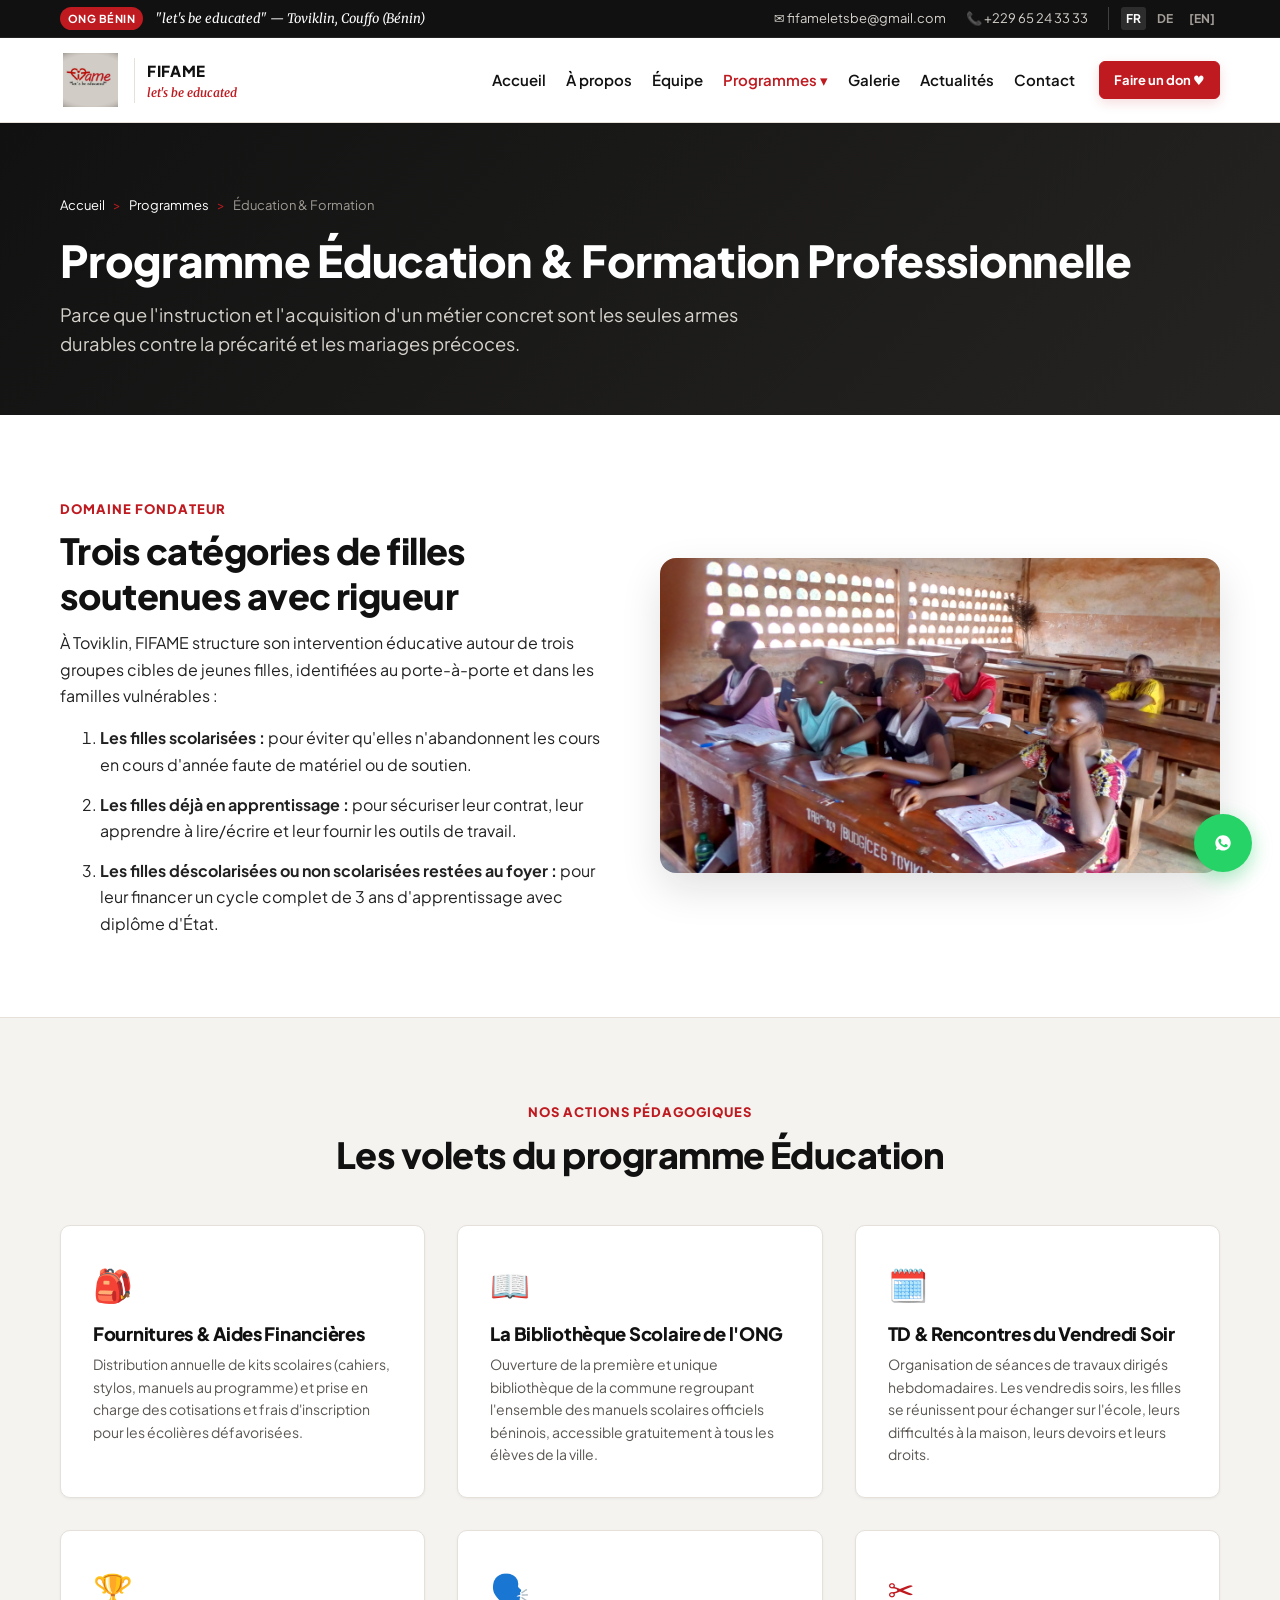
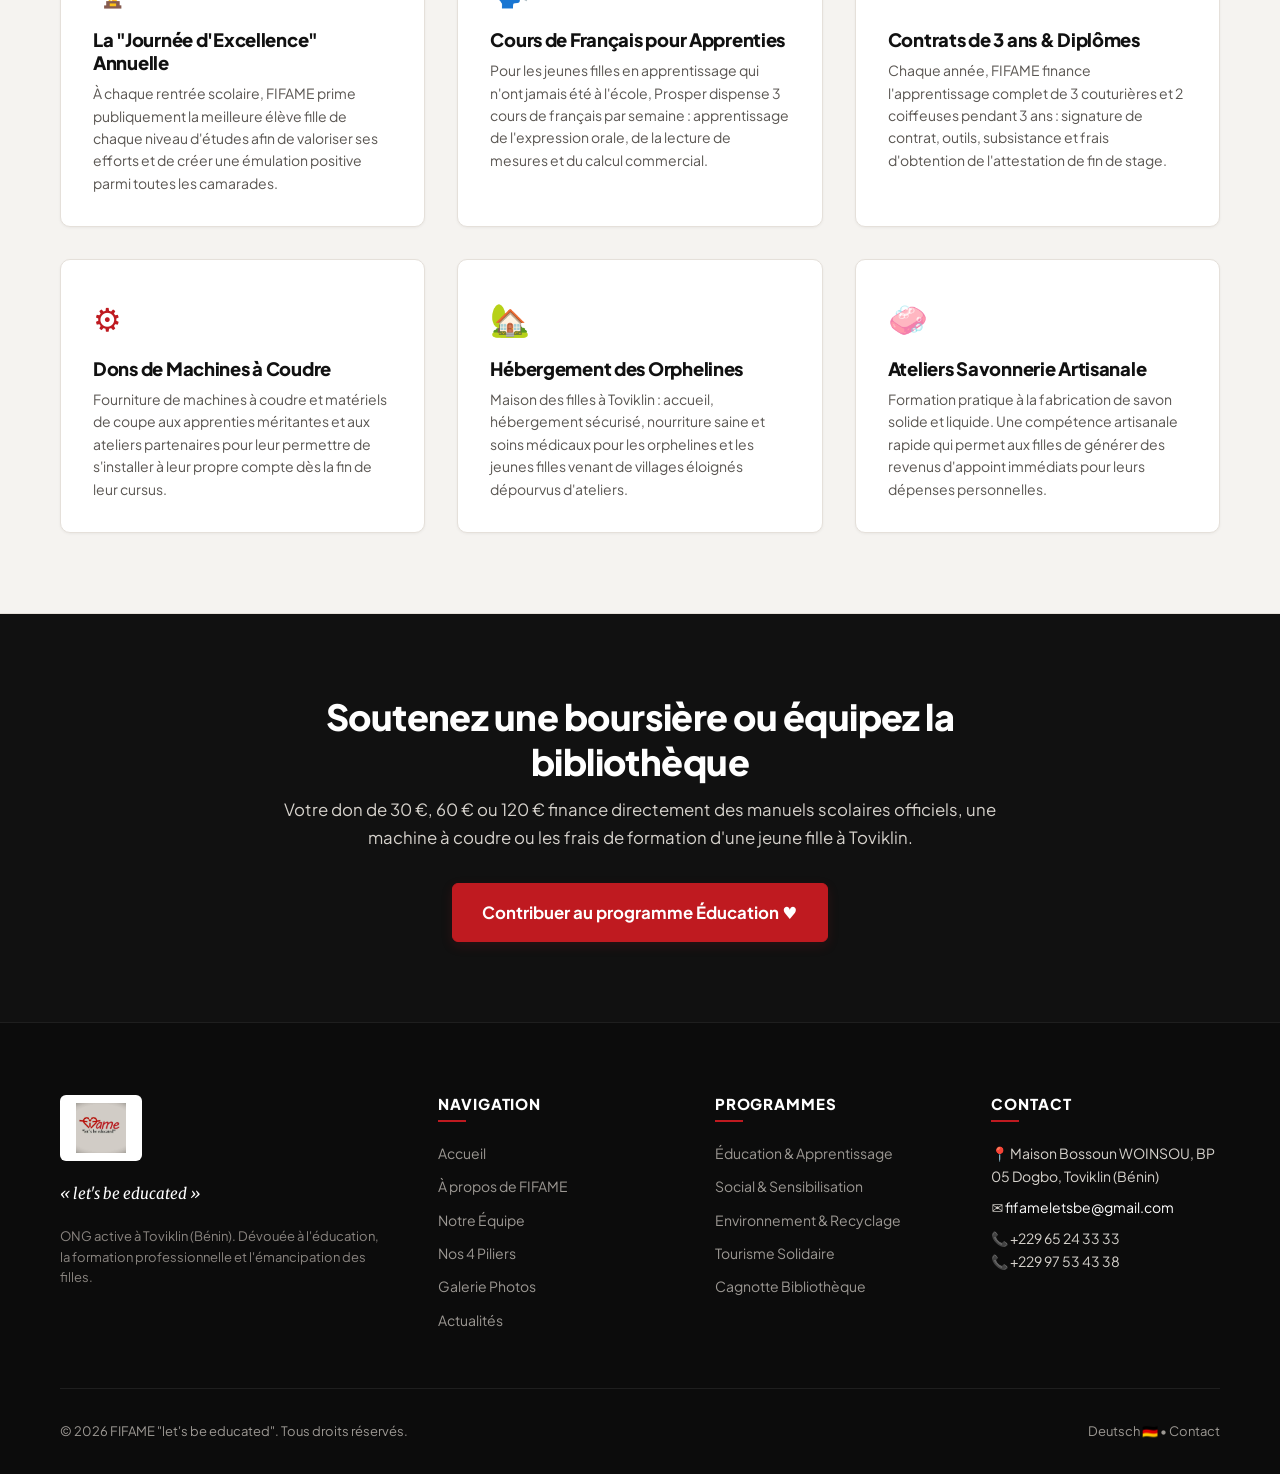
<file: programmes-education.html>
<!DOCTYPE html>
<html lang="fr">
<head>
  <meta charset="UTF-8">
  <meta name="viewport" content="width=device-width, initial-scale=1.0">
  <title>Programme Éducation & Formation — ONG FIFAME (Toviklin, Bénin)</title>
  <meta name="description" content="Découvrez le programme Éducation de FIFAME : bourses d'apprentissage de 3 ans, bibliothèque, fournitures, cours de français et hébergement des orphelines.">
  <link rel="preconnect" href="https://fonts.googleapis.com">
  <link rel="preconnect" href="https://fonts.gstatic.com" crossorigin>
  <link href="https://fonts.googleapis.com/css2?family=Merriweather:ital,wght@0,300;0,400;0,700;1,300;1,400&family=Plus+Jakarta+Sans:wght@400;500;600;700;800&display=swap" rel="stylesheet">
  <link rel="stylesheet" href="assets/css/style.css">
</head>
<body>

  <!-- TOPBAR -->
  <aside class="topbar">
    <div class="container">
      <div class="topbar-info">
        <span class="topbar-pill">ONG Bénin</span>
        <span class="topbar-motto">"let's be educated" — Toviklin, Couffo (Bénin)</span>
      </div>
      <div class="topbar-contact">
        <a href="mailto:fifameletsbe@gmail.com">✉️ fifameletsbe@gmail.com</a>
        <a href="tel:+22965243333">📞 +229 65 24 33 33</a>
        <div class="lang-switcher">
          <a href="programmes-education.html" class="active">FR</a>
          <a href="de/index.html">DE</a>
          <a href="#en">[EN]</a>
        </div>
      </div>
    </div>
  </aside>

  <!-- HEADER -->
  <header class="site-header">
    <div class="container">
      <a href="index.html" class="brand">
        <div class="brand-logo-frame">
          <img src="assets/images/fifame-logo.jpg" alt="Logo Officiel FIFAME" width="130" height="54">
        </div>
        <div class="brand-text">
          <span class="brand-title">FIFAME</span>
          <span class="brand-sub">let's be educated</span>
        </div>
      </a>

      <nav class="nav-menu">
        <ul class="nav-links">
          <li class="nav-item"><a href="index.html">Accueil</a></li>
          <li class="nav-item"><a href="a-propos.html">À propos</a></li>
          <li class="nav-item"><a href="equipe.html">Équipe</a></li>
          <li class="nav-item dropdown active">
            <a href="programmes.html">Programmes ▾</a>
            <ul class="dropdown-menu">
              <li><a href="programmes-education.html">🎓 Éducation & Bourses</a></li>
              <li><a href="programmes-social.html">🤝 Social & Santé</a></li>
              <li><a href="programmes-environnement.html">🌱 Environnement & Recyclage</a></li>
              <li><a href="programmes-tourisme.html">🌍 Tourisme Solidaire</a></li>
            </ul>
          </li>
          <li class="nav-item"><a href="galerie.html">Galerie</a></li>
          <li class="nav-item"><a href="blog.html">Actualités</a></li>
          <li class="nav-item"><a href="contact.html">Contact</a></li>
        </ul>
        <a href="faire-un-don.html" class="btn btn-primary btn-sm">Faire un don ♥</a>
      </nav>

      <button id="mobileToggleBtn" class="mobile-btn" aria-label="Ouvrir le menu">☰</button>
    </div>
  </header>

  <!-- MOBILE DRAWER -->
  <div id="mobileDrawer" class="mobile-drawer">
    <div class="mobile-drawer-content">
      <div class="mobile-drawer-header">
        <span class="brand-title">FIFAME ONG</span>
        <button id="mobileDrawerClose" class="mobile-drawer-close">&times;</button>
      </div>
      <ul class="mobile-nav-links">
        <li><a href="index.html">Accueil</a></li>
        <li><a href="a-propos.html">À propos</a></li>
        <li><a href="equipe.html">L'Équipe</a></li>
        <li><a href="programmes.html">Tous nos Programmes</a></li>
        <li><a href="programmes-education.html">└ Éducation & Bourses</a></li>
        <li><a href="programmes-social.html">└ Social & Santé</a></li>
        <li><a href="programmes-environnement.html">└ Environnement</a></li>
        <li><a href="programmes-tourisme.html">└ Tourisme Solidaire</a></li>
        <li><a href="galerie.html">Galerie Photos</a></li>
        <li><a href="blog.html">Actualités</a></li>
        <li><a href="contact.html">Contact</a></li>
      </ul>
      <div style="margin-top: 2rem;">
        <a href="faire-un-don.html" class="btn btn-primary btn-block">Faire un don ♥</a>
      </div>
    </div>
  </div>

  <main>
    <div class="page-banner">
      <div class="container">
        <div class="breadcrumb">
          <a href="index.html">Accueil</a>
          <span class="sep">&gt;</span>
          <a href="programmes.html">Programmes</a>
          <span class="sep">&gt;</span>
          <span>Éducation & Formation</span>
        </div>
        <h1>Programme Éducation & Formation Professionnelle</h1>
        <p>
          Parce que l'instruction et l'acquisition d'un métier concret sont les seules armes durables contre la précarité et les mariages précoces.
        </p>
      </div>
    </div>

    <!-- INTRODUCTION DU PROGRAMME -->
    <section class="section">
      <div class="container">
        <div class="grid-2" style="align-items: center;">
          <div>
            <span class="eyebrow">Domaine Fondateur</span>
            <h2 class="section-title">Trois catégories de filles soutenues avec rigueur</h2>
            <p>
              À Toviklin, FIFAME structure son intervention éducative autour de trois groupes cibles de jeunes filles, identifiées au porte-à-porte et dans les familles vulnérables :
            </p>
            <ol style="margin-left: 1.25rem; display: flex; flex-direction: column; gap: 0.85rem; color: var(--fifame-text);">
              <li><strong>Les filles scolarisées :</strong> pour éviter qu'elles n'abandonnent les cours en cours d'année faute de matériel ou de soutien.</li>
              <li><strong>Les filles déjà en apprentissage :</strong> pour sécuriser leur contrat, leur apprendre à lire/écrire et leur fournir les outils de travail.</li>
              <li><strong>Les filles déscolarisées ou non scolarisées restées au foyer :</strong> pour leur financer un cycle complet de 3 ans d'apprentissage avec diplôme d'État.</li>
            </ol>
          </div>
          <div>
            <div style="border-radius: var(--radius-lg); overflow: hidden; box-shadow: var(--shadow-lg);">
              <img src="assets/images/education-cours.jpg" alt="Séance de cours et soutien éducatif pour les filles">
            </div>
          </div>
        </div>
      </div>
    </section>

    <!-- LES VOLETS CONCRETS DU PROGRAMME -->
    <section class="section section-alt">
      <div class="container">
        <div class="section-header center">
          <span class="eyebrow">Nos Actions Pédagogiques</span>
          <h2 class="section-title">Les volets du programme Éducation</h2>
        </div>

        <div class="grid-3">
          
          <!-- 1. Fournitures & Soutien financier -->
          <div class="card" style="padding: 2rem;">
            <div style="font-size: 2rem; color: var(--fifame-red); margin-bottom: 0.75rem;">🎒</div>
            <h3 style="font-size: 1.15rem; margin-bottom: 0.5rem;">Fournitures & Aides Financières</h3>
            <p style="font-size: 0.875rem; color: var(--fifame-text-muted); line-height: 1.6;">
              Distribution annuelle de kits scolaires (cahiers, stylos, manuels au programme) et prise en charge des cotisations et frais d'inscription pour les écolières défavorisées.
            </p>
          </div>

          <!-- 2. La Première Bibliothèque de Toviklin -->
          <div class="card" style="padding: 2rem;">
            <div style="font-size: 2rem; color: var(--fifame-red); margin-bottom: 0.75rem;">📖</div>
            <h3 style="font-size: 1.15rem; margin-bottom: 0.5rem;">La Bibliothèque Scolaire de l'ONG</h3>
            <p style="font-size: 0.875rem; color: var(--fifame-text-muted); line-height: 1.6;">
              Ouverture de la première et unique bibliothèque de la commune regroupant l'ensemble des manuels scolaires officiels béninois, accessible gratuitement à tous les élèves de la ville.
            </p>
          </div>

          <!-- 3. Travaux Dirigés & Rencontres du Vendredi -->
          <div class="card" style="padding: 2rem;">
            <div style="font-size: 2rem; color: var(--fifame-red); margin-bottom: 0.75rem;">🗓️</div>
            <h3 style="font-size: 1.15rem; margin-bottom: 0.5rem;">TD & Rencontres du Vendredi Soir</h3>
            <p style="font-size: 0.875rem; color: var(--fifame-text-muted); line-height: 1.6;">
              Organisation de séances de travaux dirigés hebdomadaires. Les vendredis soirs, les filles se réunissent pour échanger sur l'école, leurs difficultés à la maison, leurs devoirs et leurs droits.
            </p>
          </div>

          <!-- 4. Journée d'Excellence Annuelle -->
          <div class="card" style="padding: 2rem;">
            <div style="font-size: 2rem; color: var(--fifame-red); margin-bottom: 0.75rem;">🏆</div>
            <h3 style="font-size: 1.15rem; margin-bottom: 0.5rem;">La "Journée d'Excellence" Annuelle</h3>
            <p style="font-size: 0.875rem; color: var(--fifame-text-muted); line-height: 1.6;">
              À chaque rentrée scolaire, FIFAME prime publiquement la meilleure élève fille de chaque niveau d'études afin de valoriser ses efforts et de créer une émulation positive parmi toutes les camarades.
            </p>
          </div>

          <!-- 5. Cours de Français 3x par semaine -->
          <div class="card" style="padding: 2rem;">
            <div style="font-size: 2rem; color: var(--fifame-red); margin-bottom: 0.75rem;">🗣️</div>
            <h3 style="font-size: 1.15rem; margin-bottom: 0.5rem;">Cours de Français pour Apprenties</h3>
            <p style="font-size: 0.875rem; color: var(--fifame-text-muted); line-height: 1.6;">
              Pour les jeunes filles en apprentissage qui n'ont jamais été à l'école, Prosper dispense 3 cours de français par semaine : apprentissage de l'expression orale, de la lecture de mesures et du calcul commercial.
            </p>
          </div>

          <!-- 6. Prise en charge 3 ans d'apprentissage -->
          <div class="card" style="padding: 2rem;">
            <div style="font-size: 2rem; color: var(--fifame-red); margin-bottom: 0.75rem;">✂️</div>
            <h3 style="font-size: 1.15rem; margin-bottom: 0.5rem;">Contrats de 3 ans & Diplômes</h3>
            <p style="font-size: 0.875rem; color: var(--fifame-text-muted); line-height: 1.6;">
              Chaque année, FIFAME finance l'apprentissage complet de 3 couturières et 2 coiffeuses pendant 3 ans : signature de contrat, outils, subsistance et frais d'obtention de l'attestation de fin de stage.
            </p>
          </div>

          <!-- 7. Dons de machines à coudre -->
          <div class="card" style="padding: 2rem;">
            <div style="font-size: 2rem; color: var(--fifame-red); margin-bottom: 0.75rem;">⚙️</div>
            <h3 style="font-size: 1.15rem; margin-bottom: 0.5rem;">Dons de Machines à Coudre</h3>
            <p style="font-size: 0.875rem; color: var(--fifame-text-muted); line-height: 1.6;">
              Fourniture de machines à coudre et matériels de coupe aux apprenties méritantes et aux ateliers partenaires pour leur permettre de s'installer à leur propre compte dès la fin de leur cursus.
            </p>
          </div>

          <!-- 8. Hébergement des orphelines -->
          <div class="card" style="padding: 2rem;">
            <div style="font-size: 2rem; color: var(--fifame-red); margin-bottom: 0.75rem;">🏡</div>
            <h3 style="font-size: 1.15rem; margin-bottom: 0.5rem;">Hébergement des Orphelines</h3>
            <p style="font-size: 0.875rem; color: var(--fifame-text-muted); line-height: 1.6;">
              Maison des filles à Toviklin : accueil, hébergement sécurisé, nourriture saine et soins médicaux pour les orphelines et les jeunes filles venant de villages éloignés dépourvus d'ateliers.
            </p>
          </div>

          <!-- 9. Fabrication de savon -->
          <div class="card" style="padding: 2rem;">
            <div style="font-size: 2rem; color: var(--fifame-red); margin-bottom: 0.75rem;">🧼</div>
            <h3 style="font-size: 1.15rem; margin-bottom: 0.5rem;">Ateliers Savonnerie Artisanale</h3>
            <p style="font-size: 0.875rem; color: var(--fifame-text-muted); line-height: 1.6;">
              Formation pratique à la fabrication de savon solide et liquide. Une compétence artisanale rapide qui permet aux filles de générer des revenus d'appoint immédiats pour leurs dépenses personnelles.
            </p>
          </div>

        </div>
      </div>
    </section>

    <!-- APPEL AUX DONS CIBLÉ -->
    <section class="section section-dark" style="text-align: center;">
      <div class="container" style="max-width: 760px;">
        <h2 class="section-title" style="color: var(--fifame-white);">Soutenez une boursière ou équipez la bibliothèque</h2>
        <p style="color: #D6D2CC; margin-bottom: 2rem; font-size: 1.05rem;">
          Votre don de 30 €, 60 € ou 120 € finance directement des manuels scolaires officiels, une machine à coudre ou les frais de formation d'une jeune fille à Toviklin.
        </p>
        <a href="faire-un-don.html" class="btn btn-primary btn-lg">Contribuer au programme Éducation ♥</a>
      </div>
    </section>
  </main>

  <!-- FOOTER -->
  <footer class="site-footer">
    <div class="container">
      <div class="footer-grid">
        <div class="footer-brand">
          <div class="footer-logo-frame">
            <img src="assets/images/fifame-logo.jpg" alt="Logo ONG FIFAME">
          </div>
          <div class="footer-motto">« let's be educated »</div>
          <p style="font-size: 0.8125rem; line-height: 1.6; color: #8A8580;">
            ONG active à Toviklin (Bénin). Dévouée à l'éducation, la formation professionnelle et l'émancipation des filles.
          </p>
        </div>

        <div class="footer-col">
          <h4>Navigation</h4>
          <ul class="footer-links">
            <li><a href="index.html">Accueil</a></li>
            <li><a href="a-propos.html">À propos de FIFAME</a></li>
            <li><a href="equipe.html">Notre Équipe</a></li>
            <li><a href="programmes.html">Nos 4 Piliers</a></li>
            <li><a href="galerie.html">Galerie Photos</a></li>
            <li><a href="blog.html">Actualités</a></li>
          </ul>
        </div>

        <div class="footer-col">
          <h4>Programmes</h4>
          <ul class="footer-links">
            <li><a href="programmes-education.html">Éducation & Apprentissage</a></li>
            <li><a href="programmes-social.html">Social & Sensibilisation</a></li>
            <li><a href="programmes-environnement.html">Environnement & Recyclage</a></li>
            <li><a href="programmes-tourisme.html">Tourisme Solidaire</a></li>
            <li><a href="faire-un-don.html">Cagnotte Bibliothèque</a></li>
          </ul>
        </div>

        <div class="footer-col">
          <h4>Contact</h4>
          <p style="margin-bottom: 0.5rem; color: #D6D2CC;">
            📍 Maison Bossoun WOINSOU, BP 05 Dogbo, Toviklin (Bénin)
          </p>
          <p style="margin-bottom: 0.5rem; color: #D6D2CC;">
            ✉️ <a href="mailto:fifameletsbe@gmail.com" style="color: #FFFFFF;">fifameletsbe@gmail.com</a>
          </p>
          <p style="color: #D6D2CC;">
            📞 +229 65 24 33 33<br>📞 +229 97 53 43 38
          </p>
        </div>
      </div>

      <div class="footer-bottom">
        <div>&copy; <span id="currentYear">2026</span> FIFAME "let's be educated". Tous droits réservés.</div>
        <div><a href="de/index.html">Deutsch 🇩🇪</a> &bull; <a href="contact.html">Contact</a></div>
      </div>
    </div>
  </footer>

  <a href="https://wa.me/22965243333?text=Bonjour%20ONG%20FIFAME%2C%20je%20souhaite%20des%20informations%20sur%20le%20programme%20Education." class="whatsapp-float" target="_blank" rel="noopener" aria-label="WhatsApp">
    <svg viewBox="0 0 24 24"><path d="M12.031 6.172c-3.181 0-5.767 2.586-5.768 5.766-.001 1.298.38 2.27 1.019 3.287l-.582 2.128 2.182-.573c.978.58 1.911.928 3.145.929 3.178 0 5.767-2.587 5.768-5.766.001-3.187-2.575-5.77-5.764-5.771zm3.392 8.244c-.144.405-.837.774-1.17.824-.299.045-.677.063-1.092-.069-.252-.08-.575-.187-.988-.365-1.739-.751-2.874-2.502-2.961-2.617-.087-.116-.708-.94-.708-1.793s.448-1.273.607-1.446c.159-.173.346-.217.462-.217l.332.006c.106.005.249-.04.39.298.144.347.491 1.2.534 1.287.043.087.072.188.014.304-.058.116-.087.188-.173.289l-.26.304c-.087.086-.177.18-.076.354.101.174.449.741.964 1.201.662.591 1.221.774 1.394.86.174.086.275.072.376-.043.101-.116.433-.506.549-.68.116-.173.231-.145.39-.087s1.011.477 1.184.564.289.13.332.202c.043.072.043.419-.101.824z"/></svg>
  </a>

  <script src="assets/js/main.js"></script>
</body>
</html>
</file>
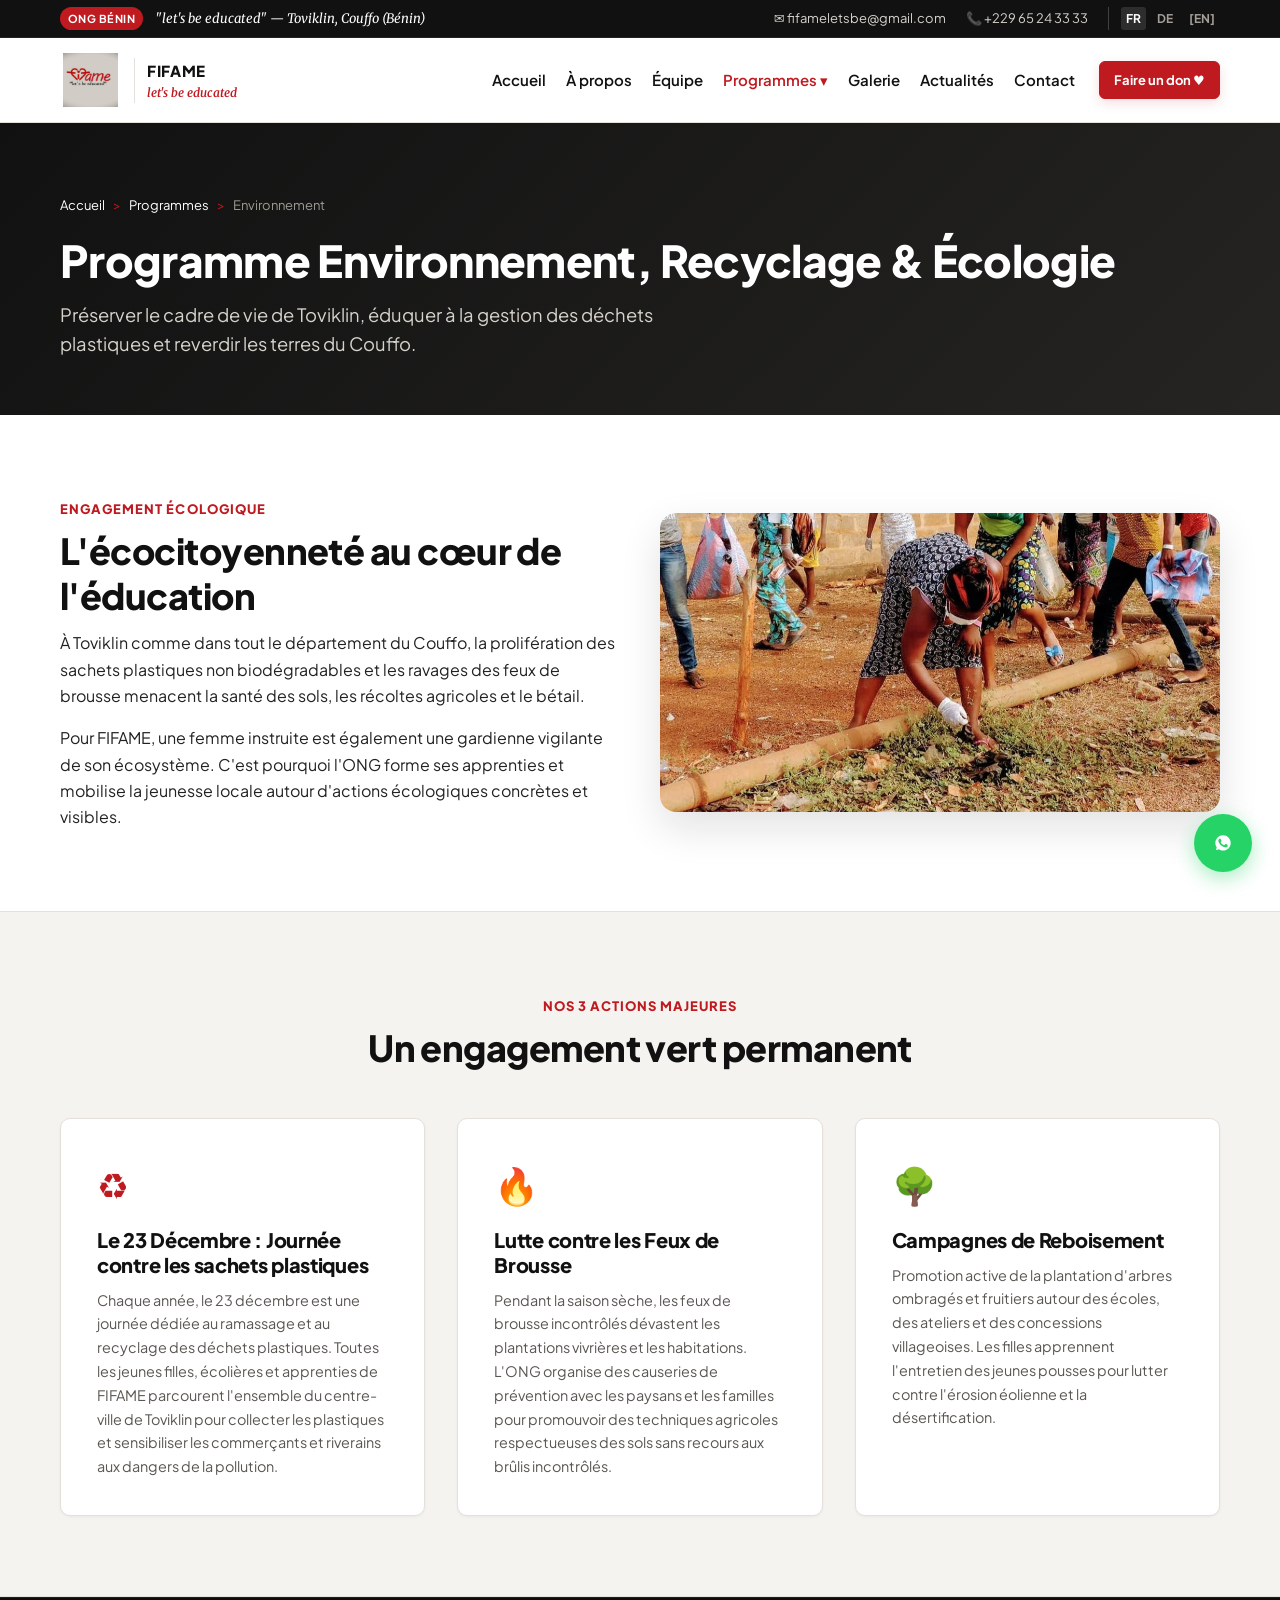
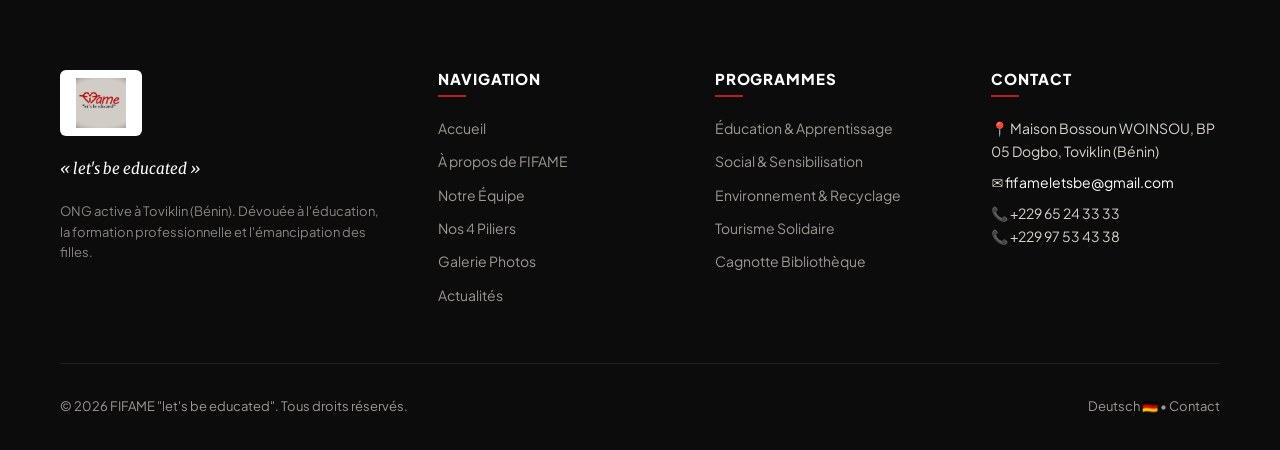
<file: programmes-environnement.html>
<!DOCTYPE html>
<html lang="fr">
<head>
  <meta charset="UTF-8">
  <meta name="viewport" content="width=device-width, initial-scale=1.0">
  <title>Programme Environnement & Recyclage — ONG FIFAME (Toviklin, Bénin)</title>
  <meta name="description" content="Découvrez les actions environnementales de FIFAME : journée du 23 décembre contre les sachets plastiques, reboisement et lutte contre les feux de brousse à Toviklin.">
  <link rel="preconnect" href="https://fonts.googleapis.com">
  <link rel="preconnect" href="https://fonts.gstatic.com" crossorigin>
  <link href="https://fonts.googleapis.com/css2?family=Merriweather:ital,wght@0,300;0,400;0,700;1,300;1,400&family=Plus+Jakarta+Sans:wght@400;500;600;700;800&display=swap" rel="stylesheet">
  <link rel="stylesheet" href="assets/css/style.css">
</head>
<body>

  <!-- TOPBAR -->
  <aside class="topbar">
    <div class="container">
      <div class="topbar-info">
        <span class="topbar-pill">ONG Bénin</span>
        <span class="topbar-motto">"let's be educated" — Toviklin, Couffo (Bénin)</span>
      </div>
      <div class="topbar-contact">
        <a href="mailto:fifameletsbe@gmail.com">✉️ fifameletsbe@gmail.com</a>
        <a href="tel:+22965243333">📞 +229 65 24 33 33</a>
        <div class="lang-switcher">
          <a href="programmes-environnement.html" class="active">FR</a>
          <a href="de/index.html">DE</a>
          <a href="#en">[EN]</a>
        </div>
      </div>
    </div>
  </aside>

  <!-- HEADER -->
  <header class="site-header">
    <div class="container">
      <a href="index.html" class="brand">
        <div class="brand-logo-frame">
          <img src="assets/images/fifame-logo.jpg" alt="Logo Officiel FIFAME" width="130" height="54">
        </div>
        <div class="brand-text">
          <span class="brand-title">FIFAME</span>
          <span class="brand-sub">let's be educated</span>
        </div>
      </a>

      <nav class="nav-menu">
        <ul class="nav-links">
          <li class="nav-item"><a href="index.html">Accueil</a></li>
          <li class="nav-item"><a href="a-propos.html">À propos</a></li>
          <li class="nav-item"><a href="equipe.html">Équipe</a></li>
          <li class="nav-item dropdown active">
            <a href="programmes.html">Programmes ▾</a>
            <ul class="dropdown-menu">
              <li><a href="programmes-education.html">🎓 Éducation & Bourses</a></li>
              <li><a href="programmes-social.html">🤝 Social & Santé</a></li>
              <li><a href="programmes-environnement.html">🌱 Environnement & Recyclage</a></li>
              <li><a href="programmes-tourisme.html">🌍 Tourisme Solidaire</a></li>
            </ul>
          </li>
          <li class="nav-item"><a href="galerie.html">Galerie</a></li>
          <li class="nav-item"><a href="blog.html">Actualités</a></li>
          <li class="nav-item"><a href="contact.html">Contact</a></li>
        </ul>
        <a href="faire-un-don.html" class="btn btn-primary btn-sm">Faire un don ♥</a>
      </nav>

      <button id="mobileToggleBtn" class="mobile-btn" aria-label="Ouvrir le menu">☰</button>
    </div>
  </header>

  <!-- MOBILE DRAWER -->
  <div id="mobileDrawer" class="mobile-drawer">
    <div class="mobile-drawer-content">
      <div class="mobile-drawer-header">
        <span class="brand-title">FIFAME ONG</span>
        <button id="mobileDrawerClose" class="mobile-drawer-close">&times;</button>
      </div>
      <ul class="mobile-nav-links">
        <li><a href="index.html">Accueil</a></li>
        <li><a href="a-propos.html">À propos</a></li>
        <li><a href="equipe.html">L'Équipe</a></li>
        <li><a href="programmes.html">Tous nos Programmes</a></li>
        <li><a href="programmes-education.html">└ Éducation & Bourses</a></li>
        <li><a href="programmes-social.html">└ Social & Santé</a></li>
        <li><a href="programmes-environnement.html">└ Environnement</a></li>
        <li><a href="programmes-tourisme.html">└ Tourisme Solidaire</a></li>
        <li><a href="galerie.html">Galerie Photos</a></li>
        <li><a href="blog.html">Actualités</a></li>
        <li><a href="contact.html">Contact</a></li>
      </ul>
      <div style="margin-top: 2rem;">
        <a href="faire-un-don.html" class="btn btn-primary btn-block">Faire un don ♥</a>
      </div>
    </div>
  </div>

  <main>
    <div class="page-banner">
      <div class="container">
        <div class="breadcrumb">
          <a href="index.html">Accueil</a>
          <span class="sep">&gt;</span>
          <a href="programmes.html">Programmes</a>
          <span class="sep">&gt;</span>
          <span>Environnement</span>
        </div>
        <h1>Programme Environnement, Recyclage & Écologie</h1>
        <p>
          Préserver le cadre de vie de Toviklin, éduquer à la gestion des déchets plastiques et reverdir les terres du Couffo.
        </p>
      </div>
    </div>

    <!-- INTRODUCTION -->
    <section class="section">
      <div class="container">
        <div class="grid-2" style="align-items: center;">
          <div>
            <span class="eyebrow">Engagement Écologique</span>
            <h2 class="section-title">L'écocitoyenneté au cœur de l'éducation</h2>
            <p>
              À Toviklin comme dans tout le département du Couffo, la prolifération des sachets plastiques non biodégradables et les ravages des feux de brousse menacent la santé des sols, les récoltes agricoles et le bétail.
            </p>
            <p>
              Pour FIFAME, une femme instruite est également une gardienne vigilante de son écosystème. C'est pourquoi l'ONG forme ses apprenties et mobilise la jeunesse locale autour d'actions écologiques concrètes et visibles.
            </p>
          </div>
          <div>
            <div style="border-radius: var(--radius-lg); overflow: hidden; box-shadow: var(--shadow-lg);">
              <img src="assets/images/environnement-action.jpg" alt="Journée du recyclage et de salubrité à Toviklin">
            </div>
          </div>
        </div>
      </div>
    </section>

    <!-- LES 3 ACTIONS CLÉS -->
    <section class="section section-alt">
      <div class="container">
        <div class="section-header center">
          <span class="eyebrow">Nos 3 Actions Majeures</span>
          <h2 class="section-title">Un engagement vert permanent</h2>
        </div>

        <div class="grid-3">
          
          <!-- 1. Le 23 décembre -->
          <div class="card" style="padding: 2.25rem;">
            <div style="font-size: 2.25rem; color: var(--fifame-red); margin-bottom: 0.75rem;">♻️</div>
            <h3 style="font-size: 1.25rem; margin-bottom: 0.75rem;">Le 23 Décembre : Journée contre les sachets plastiques</h3>
            <p style="font-size: 0.9rem; color: var(--fifame-text-muted); line-height: 1.65;">
              Chaque année, le 23 décembre est une journée dédiée au ramassage et au recyclage des déchets plastiques. Toutes les jeunes filles, écolières et apprenties de FIFAME parcourent l'ensemble du centre-ville de Toviklin pour collecter les plastiques et sensibiliser les commerçants et riverains aux dangers de la pollution.
            </p>
          </div>

          <!-- 2. Lutte contre les feux de brousse -->
          <div class="card" style="padding: 2.25rem;">
            <div style="font-size: 2.25rem; color: var(--fifame-red); margin-bottom: 0.75rem;">🔥</div>
            <h3 style="font-size: 1.25rem; margin-bottom: 0.75rem;">Lutte contre les Feux de Brousse</h3>
            <p style="font-size: 0.9rem; color: var(--fifame-text-muted); line-height: 1.65;">
              Pendant la saison sèche, les feux de brousse incontrôlés dévastent les plantations vivrières et les habitations. L'ONG organise des causeries de prévention avec les paysans et les familles pour promouvoir des techniques agricoles respectueuses des sols sans recours aux brûlis incontrôlés.
            </p>
          </div>

          <!-- 3. Reboisement -->
          <div class="card" style="padding: 2.25rem;">
            <div style="font-size: 2.25rem; color: var(--fifame-red); margin-bottom: 0.75rem;">🌳</div>
            <h3 style="font-size: 1.25rem; margin-bottom: 0.75rem;">Campagnes de Reboisement</h3>
            <p style="font-size: 0.9rem; color: var(--fifame-text-muted); line-height: 1.65;">
              Promotion active de la plantation d'arbres ombragés et fruitiers autour des écoles, des ateliers et des concessions villageoises. Les filles apprennent l'entretien des jeunes pousses pour lutter contre l'érosion éolienne et la désertification.
            </p>
          </div>

        </div>
      </div>
    </section>
  </main>

  <!-- FOOTER -->
  <footer class="site-footer">
    <div class="container">
      <div class="footer-grid">
        <div class="footer-brand">
          <div class="footer-logo-frame">
            <img src="assets/images/fifame-logo.jpg" alt="Logo ONG FIFAME">
          </div>
          <div class="footer-motto">« let's be educated »</div>
          <p style="font-size: 0.8125rem; line-height: 1.6; color: #8A8580;">
            ONG active à Toviklin (Bénin). Dévouée à l'éducation, la formation professionnelle et l'émancipation des filles.
          </p>
        </div>

        <div class="footer-col">
          <h4>Navigation</h4>
          <ul class="footer-links">
            <li><a href="index.html">Accueil</a></li>
            <li><a href="a-propos.html">À propos de FIFAME</a></li>
            <li><a href="equipe.html">Notre Équipe</a></li>
            <li><a href="programmes.html">Nos 4 Piliers</a></li>
            <li><a href="galerie.html">Galerie Photos</a></li>
            <li><a href="blog.html">Actualités</a></li>
          </ul>
        </div>

        <div class="footer-col">
          <h4>Programmes</h4>
          <ul class="footer-links">
            <li><a href="programmes-education.html">Éducation & Apprentissage</a></li>
            <li><a href="programmes-social.html">Social & Sensibilisation</a></li>
            <li><a href="programmes-environnement.html">Environnement & Recyclage</a></li>
            <li><a href="programmes-tourisme.html">Tourisme Solidaire</a></li>
            <li><a href="faire-un-don.html">Cagnotte Bibliothèque</a></li>
          </ul>
        </div>

        <div class="footer-col">
          <h4>Contact</h4>
          <p style="margin-bottom: 0.5rem; color: #D6D2CC;">
            📍 Maison Bossoun WOINSOU, BP 05 Dogbo, Toviklin (Bénin)
          </p>
          <p style="margin-bottom: 0.5rem; color: #D6D2CC;">
            ✉️ <a href="mailto:fifameletsbe@gmail.com" style="color: #FFFFFF;">fifameletsbe@gmail.com</a>
          </p>
          <p style="color: #D6D2CC;">
            📞 +229 65 24 33 33<br>📞 +229 97 53 43 38
          </p>
        </div>
      </div>

      <div class="footer-bottom">
        <div>&copy; <span id="currentYear">2026</span> FIFAME "let's be educated". Tous droits réservés.</div>
        <div><a href="de/index.html">Deutsch 🇩🇪</a> &bull; <a href="contact.html">Contact</a></div>
      </div>
    </div>
  </footer>

  <a href="https://wa.me/22965243333?text=Bonjour%20ONG%20FIFAME%2C%20je%20souhaite%20des%20informations%20sur%20le%20programme%20Environnement." class="whatsapp-float" target="_blank" rel="noopener" aria-label="WhatsApp">
    <svg viewBox="0 0 24 24"><path d="M12.031 6.172c-3.181 0-5.767 2.586-5.768 5.766-.001 1.298.38 2.27 1.019 3.287l-.582 2.128 2.182-.573c.978.58 1.911.928 3.145.929 3.178 0 5.767-2.587 5.768-5.766.001-3.187-2.575-5.77-5.764-5.771zm3.392 8.244c-.144.405-.837.774-1.17.824-.299.045-.677.063-1.092-.069-.252-.08-.575-.187-.988-.365-1.739-.751-2.874-2.502-2.961-2.617-.087-.116-.708-.94-.708-1.793s.448-1.273.607-1.446c.159-.173.346-.217.462-.217l.332.006c.106.005.249-.04.39.298.144.347.491 1.2.534 1.287.043.087.072.188.014.304-.058.116-.087.188-.173.289l-.26.304c-.087.086-.177.18-.076.354.101.174.449.741.964 1.201.662.591 1.221.774 1.394.86.174.086.275.072.376-.043.101-.116.433-.506.549-.68.116-.173.231-.145.39-.087s1.011.477 1.184.564.289.13.332.202c.043.072.043.419-.101.824z"/></svg>
  </a>

  <script src="assets/js/main.js"></script>
</body>
</html>
</file>
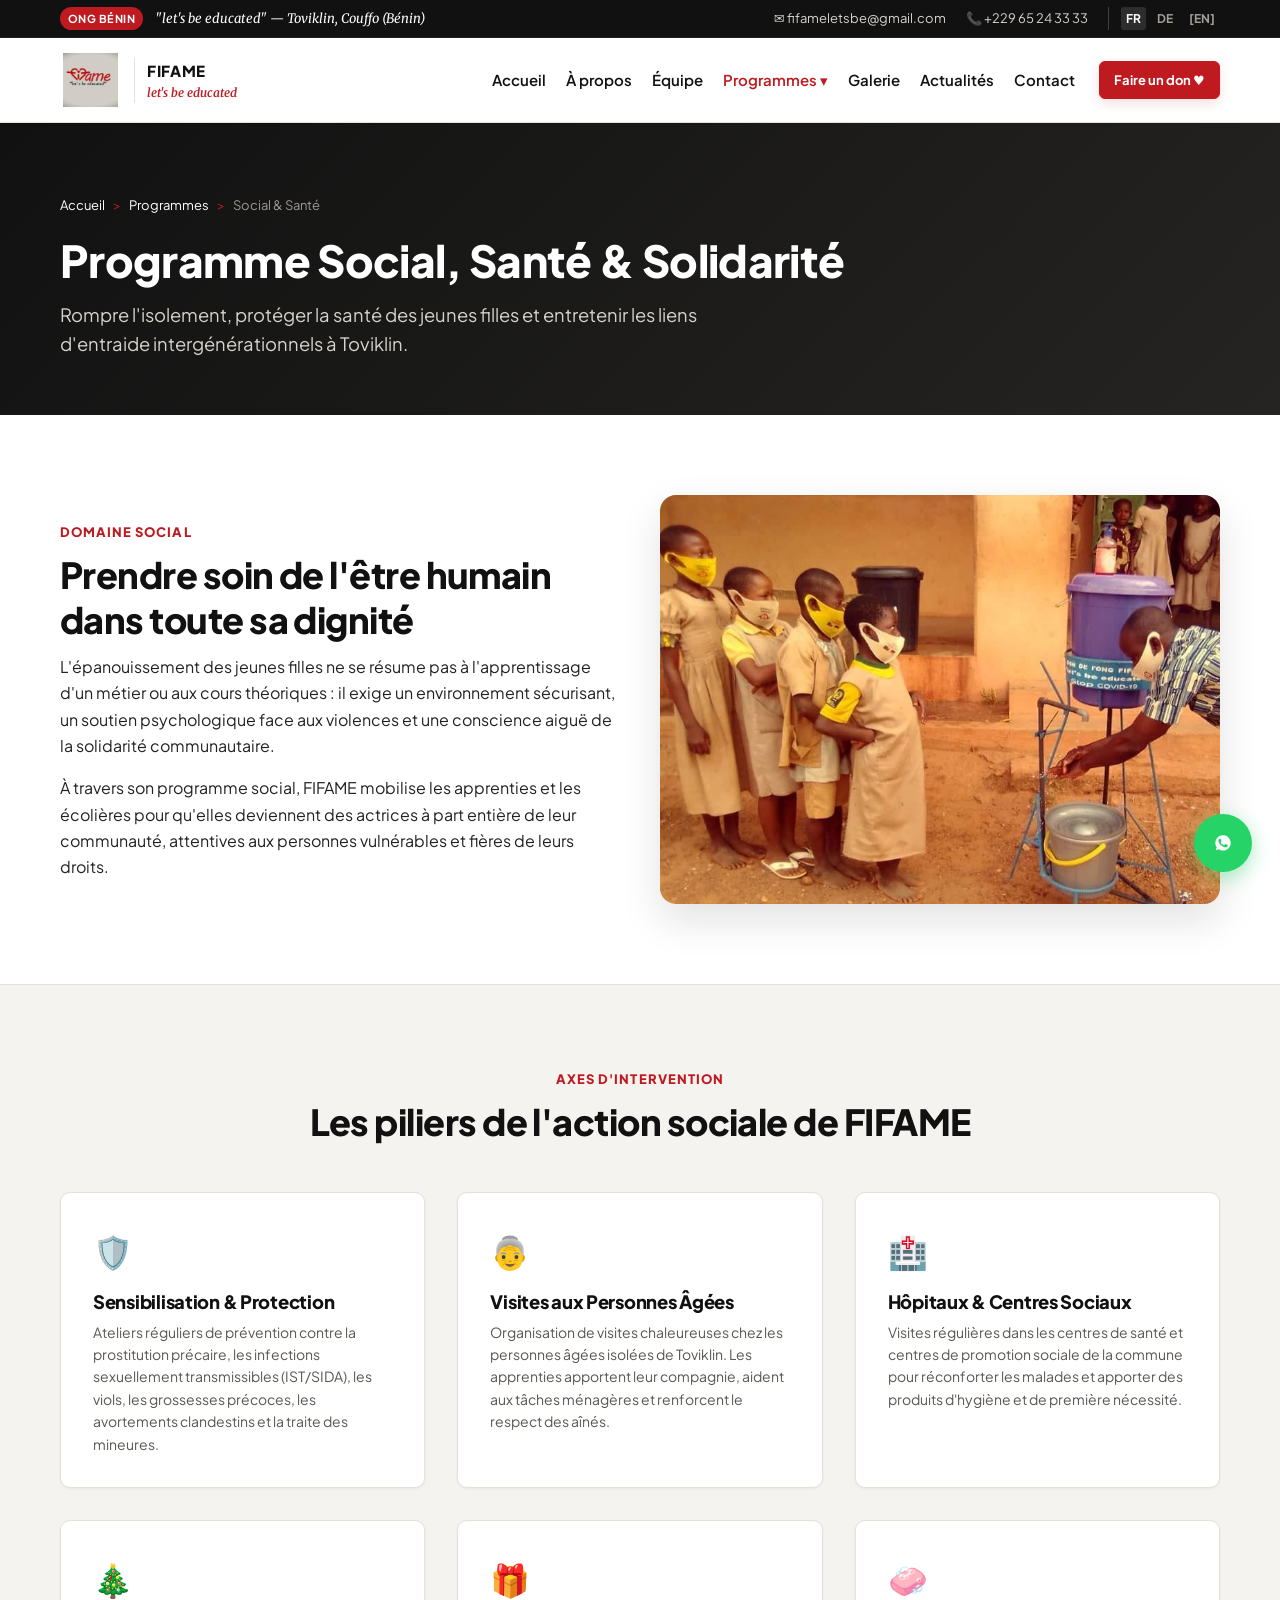
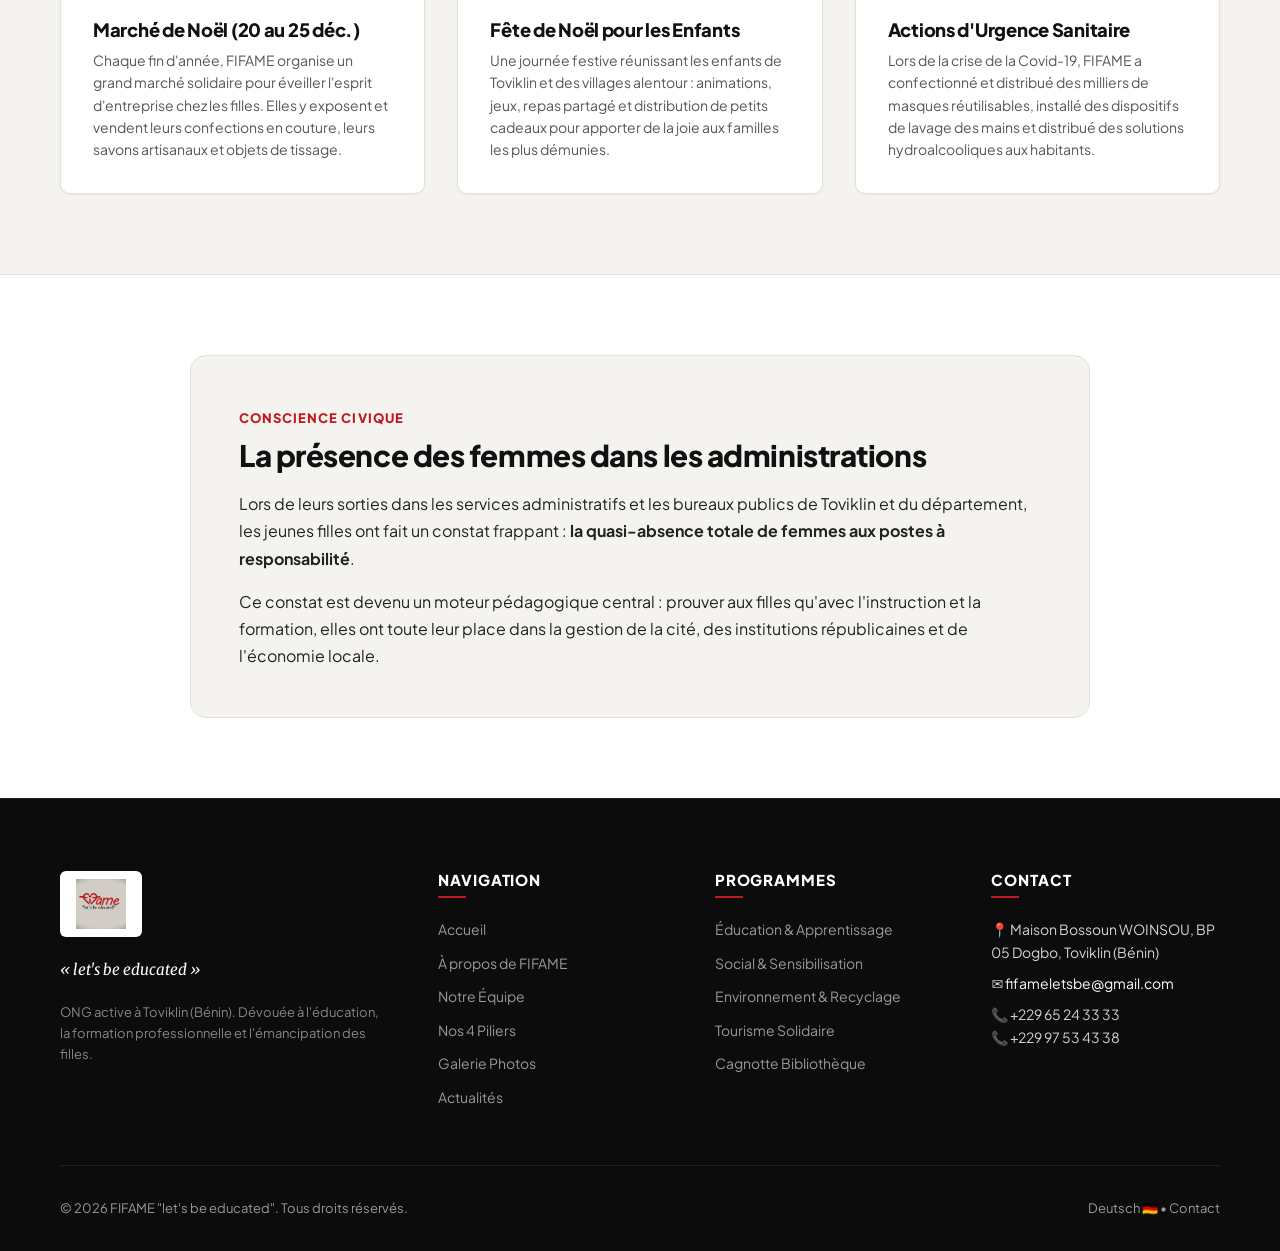
<file: programmes-social.html>
<!DOCTYPE html>
<html lang="fr">
<head>
  <meta charset="UTF-8">
  <meta name="viewport" content="width=device-width, initial-scale=1.0">
  <title>Programme Social, Santé & Solidarité — ONG FIFAME (Toviklin, Bénin)</title>
  <meta name="description" content="Découvrez les actions sociales de FIFAME : sensibilisation IST/SIDA, violences, visites aux personnes âgées et hôpitaux, marché et fête de Noël.">
  <link rel="preconnect" href="https://fonts.googleapis.com">
  <link rel="preconnect" href="https://fonts.gstatic.com" crossorigin>
  <link href="https://fonts.googleapis.com/css2?family=Merriweather:ital,wght@0,300;0,400;0,700;1,300;1,400&family=Plus+Jakarta+Sans:wght@400;500;600;700;800&display=swap" rel="stylesheet">
  <link rel="stylesheet" href="assets/css/style.css">
</head>
<body>

  <!-- TOPBAR -->
  <aside class="topbar">
    <div class="container">
      <div class="topbar-info">
        <span class="topbar-pill">ONG Bénin</span>
        <span class="topbar-motto">"let's be educated" — Toviklin, Couffo (Bénin)</span>
      </div>
      <div class="topbar-contact">
        <a href="mailto:fifameletsbe@gmail.com">✉️ fifameletsbe@gmail.com</a>
        <a href="tel:+22965243333">📞 +229 65 24 33 33</a>
        <div class="lang-switcher">
          <a href="programmes-social.html" class="active">FR</a>
          <a href="de/index.html">DE</a>
          <a href="#en">[EN]</a>
        </div>
      </div>
    </div>
  </aside>

  <!-- HEADER -->
  <header class="site-header">
    <div class="container">
      <a href="index.html" class="brand">
        <div class="brand-logo-frame">
          <img src="assets/images/fifame-logo.jpg" alt="Logo Officiel FIFAME" width="130" height="54">
        </div>
        <div class="brand-text">
          <span class="brand-title">FIFAME</span>
          <span class="brand-sub">let's be educated</span>
        </div>
      </a>

      <nav class="nav-menu">
        <ul class="nav-links">
          <li class="nav-item"><a href="index.html">Accueil</a></li>
          <li class="nav-item"><a href="a-propos.html">À propos</a></li>
          <li class="nav-item"><a href="equipe.html">Équipe</a></li>
          <li class="nav-item dropdown active">
            <a href="programmes.html">Programmes ▾</a>
            <ul class="dropdown-menu">
              <li><a href="programmes-education.html">🎓 Éducation & Bourses</a></li>
              <li><a href="programmes-social.html">🤝 Social & Santé</a></li>
              <li><a href="programmes-environnement.html">🌱 Environnement & Recyclage</a></li>
              <li><a href="programmes-tourisme.html">🌍 Tourisme Solidaire</a></li>
            </ul>
          </li>
          <li class="nav-item"><a href="galerie.html">Galerie</a></li>
          <li class="nav-item"><a href="blog.html">Actualités</a></li>
          <li class="nav-item"><a href="contact.html">Contact</a></li>
        </ul>
        <a href="faire-un-don.html" class="btn btn-primary btn-sm">Faire un don ♥</a>
      </nav>

      <button id="mobileToggleBtn" class="mobile-btn" aria-label="Ouvrir le menu">☰</button>
    </div>
  </header>

  <!-- MOBILE DRAWER -->
  <div id="mobileDrawer" class="mobile-drawer">
    <div class="mobile-drawer-content">
      <div class="mobile-drawer-header">
        <span class="brand-title">FIFAME ONG</span>
        <button id="mobileDrawerClose" class="mobile-drawer-close">&times;</button>
      </div>
      <ul class="mobile-nav-links">
        <li><a href="index.html">Accueil</a></li>
        <li><a href="a-propos.html">À propos</a></li>
        <li><a href="equipe.html">L'Équipe</a></li>
        <li><a href="programmes.html">Tous nos Programmes</a></li>
        <li><a href="programmes-education.html">└ Éducation & Bourses</a></li>
        <li><a href="programmes-social.html">└ Social & Santé</a></li>
        <li><a href="programmes-environnement.html">└ Environnement</a></li>
        <li><a href="programmes-tourisme.html">└ Tourisme Solidaire</a></li>
        <li><a href="galerie.html">Galerie Photos</a></li>
        <li><a href="blog.html">Actualités</a></li>
        <li><a href="contact.html">Contact</a></li>
      </ul>
      <div style="margin-top: 2rem;">
        <a href="faire-un-don.html" class="btn btn-primary btn-block">Faire un don ♥</a>
      </div>
    </div>
  </div>

  <main>
    <div class="page-banner">
      <div class="container">
        <div class="breadcrumb">
          <a href="index.html">Accueil</a>
          <span class="sep">&gt;</span>
          <a href="programmes.html">Programmes</a>
          <span class="sep">&gt;</span>
          <span>Social & Santé</span>
        </div>
        <h1>Programme Social, Santé & Solidarité</h1>
        <p>
          Rompre l'isolement, protéger la santé des jeunes filles et entretenir les liens d'entraide intergénérationnels à Toviklin.
        </p>
      </div>
    </div>

    <!-- INTRODUCTION -->
    <section class="section">
      <div class="container">
        <div class="grid-2" style="align-items: center;">
          <div>
            <span class="eyebrow">Domaine Social</span>
            <h2 class="section-title">Prendre soin de l'être humain dans toute sa dignité</h2>
            <p>
              L'épanouissement des jeunes filles ne se résume pas à l'apprentissage d'un métier ou aux cours théoriques : il exige un environnement sécurisant, un soutien psychologique face aux violences et une conscience aiguë de la solidarité communautaire.
            </p>
            <p>
              À travers son programme social, FIFAME mobilise les apprenties et les écolières pour qu'elles deviennent des actrices à part entière de leur communauté, attentives aux personnes vulnérables et fières de leurs droits.
            </p>
          </div>
          <div>
            <div style="border-radius: var(--radius-lg); overflow: hidden; box-shadow: var(--shadow-lg);">
              <img src="assets/images/social-action.jpg" alt="Actions sociales et de proximité de FIFAME">
            </div>
          </div>
        </div>
      </div>
    </section>

    <!-- LES AXES DU PROGRAMME SOCIAL -->
    <section class="section section-alt">
      <div class="container">
        <div class="section-header center">
          <span class="eyebrow">Axes d'Intervention</span>
          <h2 class="section-title">Les piliers de l'action sociale de FIFAME</h2>
        </div>

        <div class="grid-3">
          
          <!-- 1. Sensibilisation santé & violences -->
          <div class="card" style="padding: 2rem;">
            <div style="font-size: 2rem; color: var(--fifame-red); margin-bottom: 0.75rem;">🛡️</div>
            <h3 style="font-size: 1.15rem; margin-bottom: 0.5rem;">Sensibilisation & Protection</h3>
            <p style="font-size: 0.875rem; color: var(--fifame-text-muted); line-height: 1.6;">
              Ateliers réguliers de prévention contre la prostitution précaire, les infections sexuellement transmissibles (IST/SIDA), les viols, les grossesses précoces, les avortements clandestins et la traite des mineures.
            </p>
          </div>

          <!-- 2. Visites aux personnes âgées -->
          <div class="card" style="padding: 2rem;">
            <div style="font-size: 2rem; color: var(--fifame-red); margin-bottom: 0.75rem;">👵</div>
            <h3 style="font-size: 1.15rem; margin-bottom: 0.5rem;">Visites aux Personnes Âgées</h3>
            <p style="font-size: 0.875rem; color: var(--fifame-text-muted); line-height: 1.6;">
              Organisation de visites chaleureuses chez les personnes âgées isolées de Toviklin. Les apprenties apportent leur compagnie, aident aux tâches ménagères et renforcent le respect des aînés.
            </p>
          </div>

          <!-- 3. Visites dans les hôpitaux -->
          <div class="card" style="padding: 2rem;">
            <div style="font-size: 2rem; color: var(--fifame-red); margin-bottom: 0.75rem;">🏥</div>
            <h3 style="font-size: 1.15rem; margin-bottom: 0.5rem;">Hôpitaux & Centres Sociaux</h3>
            <p style="font-size: 0.875rem; color: var(--fifame-text-muted); line-height: 1.6;">
              Visites régulières dans les centres de santé et centres de promotion sociale de la commune pour réconforter les malades et apporter des produits d'hygiène et de première nécessité.
            </p>
          </div>

          <!-- 4. Marché de Noël -->
          <div class="card" style="padding: 2rem;">
            <div style="font-size: 2rem; color: var(--fifame-red); margin-bottom: 0.75rem;">🎄</div>
            <h3 style="font-size: 1.15rem; margin-bottom: 0.5rem;">Marché de Noël (20 au 25 déc.)</h3>
            <p style="font-size: 0.875rem; color: var(--fifame-text-muted); line-height: 1.6;">
              Chaque fin d'année, FIFAME organise un grand marché solidaire pour éveiller l'esprit d'entreprise chez les filles. Elles y exposent et vendent leurs confections en couture, leurs savons artisanaux et objets de tissage.
            </p>
          </div>

          <!-- 5. Fête de Noël pour les enfants -->
          <div class="card" style="padding: 2rem;">
            <div style="font-size: 2rem; color: var(--fifame-red); margin-bottom: 0.75rem;">🎁</div>
            <h3 style="font-size: 1.15rem; margin-bottom: 0.5rem;">Fête de Noël pour les Enfants</h3>
            <p style="font-size: 0.875rem; color: var(--fifame-text-muted); line-height: 1.6;">
              Une journée festive réunissant les enfants de Toviklin et des villages alentour : animations, jeux, repas partagé et distribution de petits cadeaux pour apporter de la joie aux familles les plus démunies.
            </p>
          </div>

          <!-- 6. Kits d'hygiène et Covid-19 -->
          <div class="card" style="padding: 2rem;">
            <div style="font-size: 2rem; color: var(--fifame-red); margin-bottom: 0.75rem;">🧼</div>
            <h3 style="font-size: 1.15rem; margin-bottom: 0.5rem;">Actions d'Urgence Sanitaire</h3>
            <p style="font-size: 0.875rem; color: var(--fifame-text-muted); line-height: 1.6;">
              Lors de la crise de la Covid-19, FIFAME a confectionné et distribué des milliers de masques réutilisables, installé des dispositifs de lavage des mains et distribué des solutions hydroalcooliques aux habitants.
            </p>
          </div>

        </div>
      </div>
    </section>

    <!-- ÉMANCIPATION CIVIQUE -->
    <section class="section">
      <div class="container">
        <div style="background-color: var(--fifame-bg-gray); border-radius: var(--radius-lg); padding: 3rem; border: 1px solid var(--fifame-border); max-width: 900px; margin: 0 auto;">
          <span class="eyebrow">Conscience Civique</span>
          <h2 style="font-size: 1.85rem; margin-bottom: 1rem;">La présence des femmes dans les administrations</h2>
          <p style="font-size: 1rem; line-height: 1.7; color: var(--fifame-text);">
            Lors de leurs sorties dans les services administratifs et les bureaux publics de Toviklin et du département, les jeunes filles ont fait un constat frappant : <strong>la quasi-absence totale de femmes aux postes à responsabilité</strong>.
          </p>
          <p style="font-size: 1rem; line-height: 1.7; color: var(--fifame-text); margin-bottom: 0;">
            Ce constat est devenu un moteur pédagogique central : prouver aux filles qu'avec l'instruction et la formation, elles ont toute leur place dans la gestion de la cité, des institutions républicaines et de l'économie locale.
          </p>
        </div>
      </div>
    </section>
  </main>

  <!-- FOOTER -->
  <footer class="site-footer">
    <div class="container">
      <div class="footer-grid">
        <div class="footer-brand">
          <div class="footer-logo-frame">
            <img src="assets/images/fifame-logo.jpg" alt="Logo ONG FIFAME">
          </div>
          <div class="footer-motto">« let's be educated »</div>
          <p style="font-size: 0.8125rem; line-height: 1.6; color: #8A8580;">
            ONG active à Toviklin (Bénin). Dévouée à l'éducation, la formation professionnelle et l'émancipation des filles.
          </p>
        </div>

        <div class="footer-col">
          <h4>Navigation</h4>
          <ul class="footer-links">
            <li><a href="index.html">Accueil</a></li>
            <li><a href="a-propos.html">À propos de FIFAME</a></li>
            <li><a href="equipe.html">Notre Équipe</a></li>
            <li><a href="programmes.html">Nos 4 Piliers</a></li>
            <li><a href="galerie.html">Galerie Photos</a></li>
            <li><a href="blog.html">Actualités</a></li>
          </ul>
        </div>

        <div class="footer-col">
          <h4>Programmes</h4>
          <ul class="footer-links">
            <li><a href="programmes-education.html">Éducation & Apprentissage</a></li>
            <li><a href="programmes-social.html">Social & Sensibilisation</a></li>
            <li><a href="programmes-environnement.html">Environnement & Recyclage</a></li>
            <li><a href="programmes-tourisme.html">Tourisme Solidaire</a></li>
            <li><a href="faire-un-don.html">Cagnotte Bibliothèque</a></li>
          </ul>
        </div>

        <div class="footer-col">
          <h4>Contact</h4>
          <p style="margin-bottom: 0.5rem; color: #D6D2CC;">
            📍 Maison Bossoun WOINSOU, BP 05 Dogbo, Toviklin (Bénin)
          </p>
          <p style="margin-bottom: 0.5rem; color: #D6D2CC;">
            ✉️ <a href="mailto:fifameletsbe@gmail.com" style="color: #FFFFFF;">fifameletsbe@gmail.com</a>
          </p>
          <p style="color: #D6D2CC;">
            📞 +229 65 24 33 33<br>📞 +229 97 53 43 38
          </p>
        </div>
      </div>

      <div class="footer-bottom">
        <div>&copy; <span id="currentYear">2026</span> FIFAME "let's be educated". Tous droits réservés.</div>
        <div><a href="de/index.html">Deutsch 🇩🇪</a> &bull; <a href="contact.html">Contact</a></div>
      </div>
    </div>
  </footer>

  <a href="https://wa.me/22965243333?text=Bonjour%20ONG%20FIFAME%2C%20je%20souhaite%20des%20informations%20sur%20le%20programme%20Social." class="whatsapp-float" target="_blank" rel="noopener" aria-label="WhatsApp">
    <svg viewBox="0 0 24 24"><path d="M12.031 6.172c-3.181 0-5.767 2.586-5.768 5.766-.001 1.298.38 2.27 1.019 3.287l-.582 2.128 2.182-.573c.978.58 1.911.928 3.145.929 3.178 0 5.767-2.587 5.768-5.766.001-3.187-2.575-5.77-5.764-5.771zm3.392 8.244c-.144.405-.837.774-1.17.824-.299.045-.677.063-1.092-.069-.252-.08-.575-.187-.988-.365-1.739-.751-2.874-2.502-2.961-2.617-.087-.116-.708-.94-.708-1.793s.448-1.273.607-1.446c.159-.173.346-.217.462-.217l.332.006c.106.005.249-.04.39.298.144.347.491 1.2.534 1.287.043.087.072.188.014.304-.058.116-.087.188-.173.289l-.26.304c-.087.086-.177.18-.076.354.101.174.449.741.964 1.201.662.591 1.221.774 1.394.86.174.086.275.072.376-.043.101-.116.433-.506.549-.68.116-.173.231-.145.39-.087s1.011.477 1.184.564.289.13.332.202c.043.072.043.419-.101.824z"/></svg>
  </a>

  <script src="assets/js/main.js"></script>
</body>
</html>
</file>
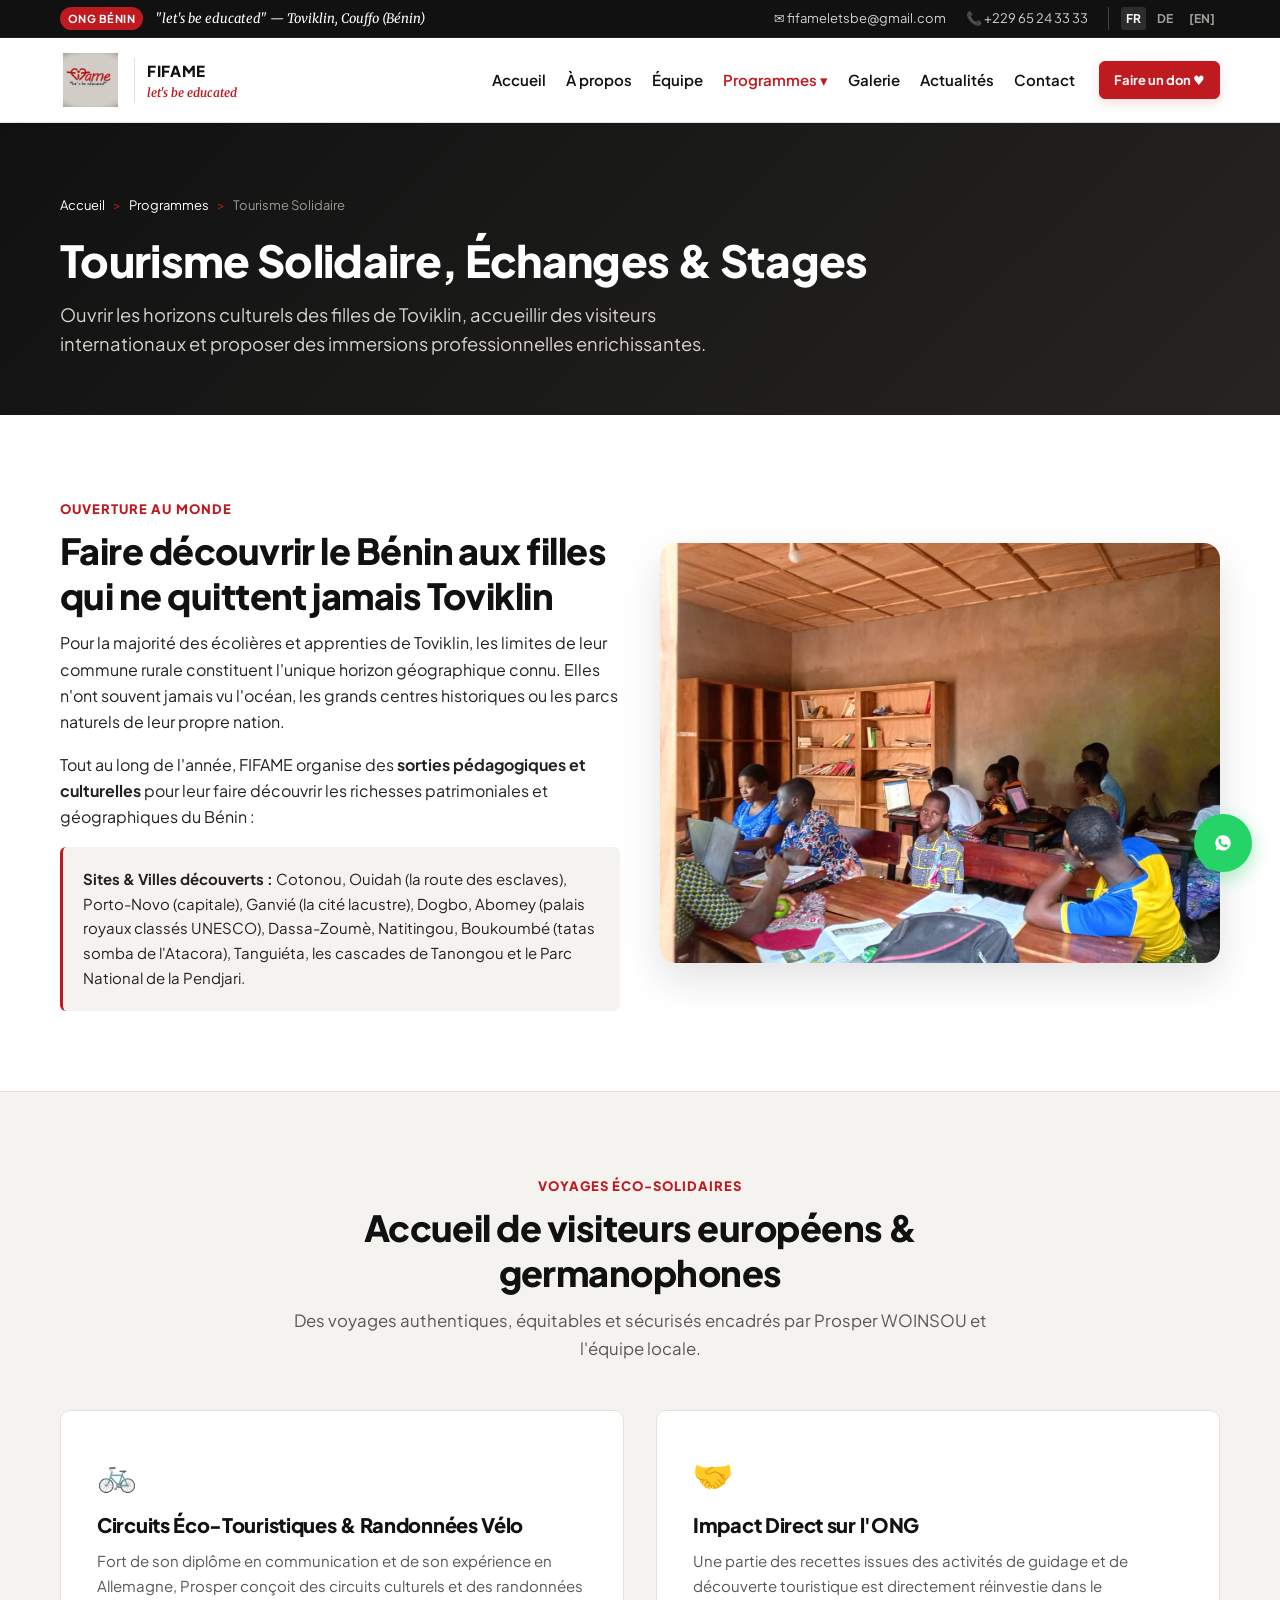
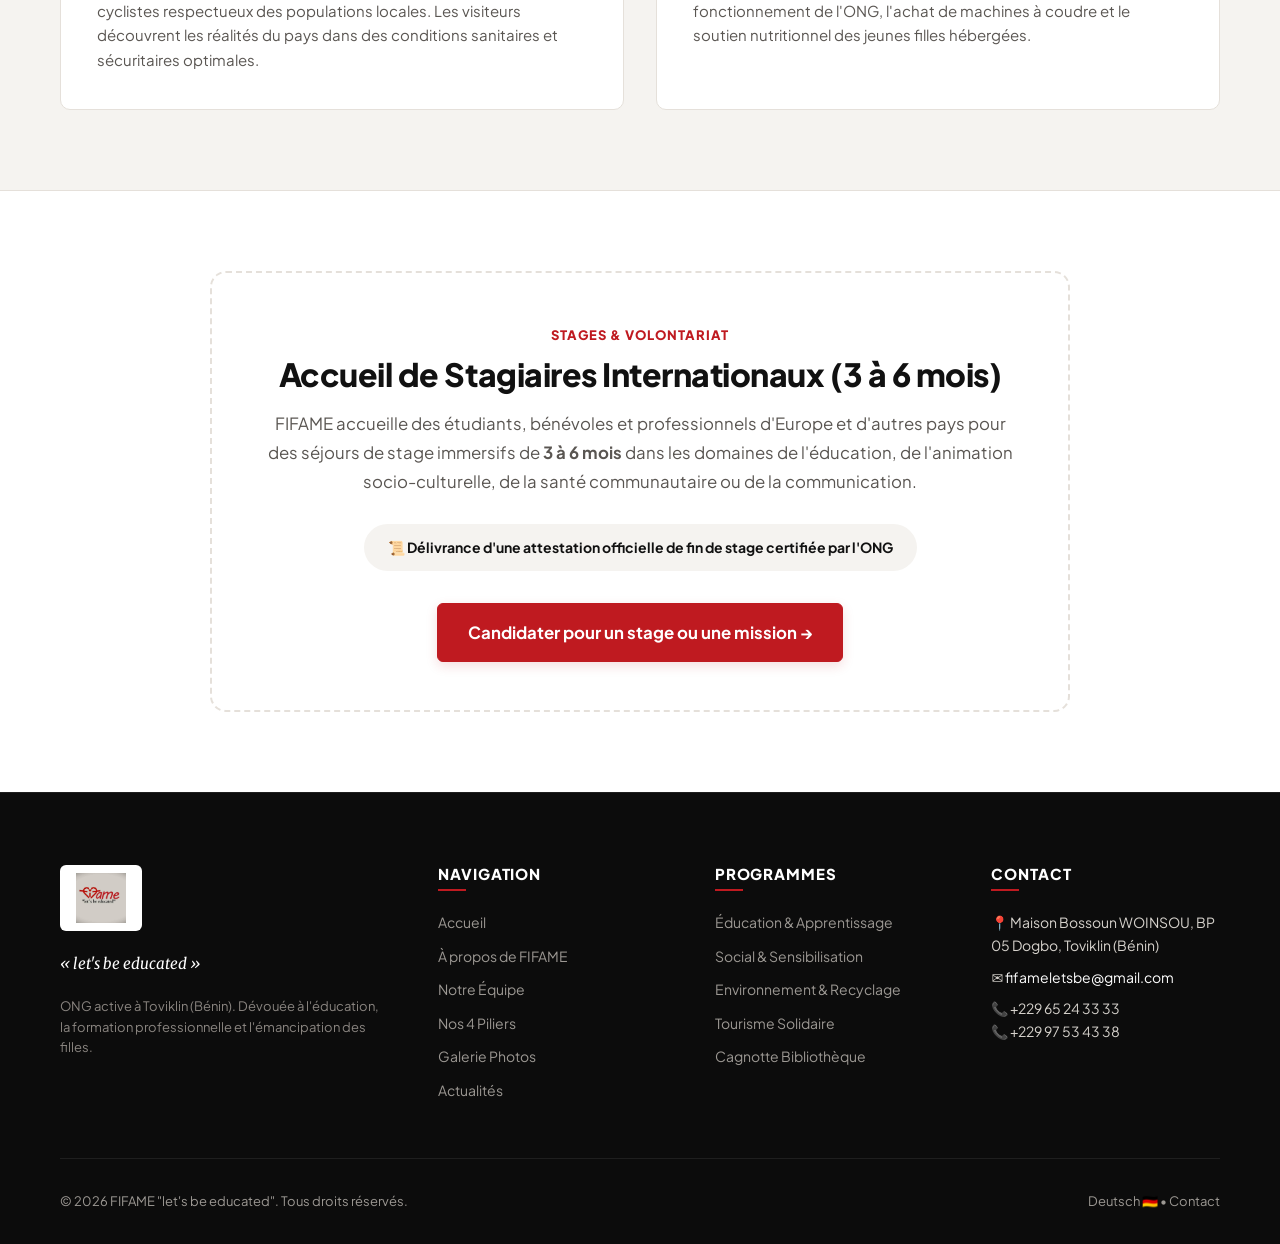
<file: programmes-tourisme.html>
<!DOCTYPE html>
<html lang="fr">
<head>
  <meta charset="UTF-8">
  <meta name="viewport" content="width=device-width, initial-scale=1.0">
  <title>Programme Tourisme Solidaire & Stages — ONG FIFAME (Toviklin, Bénin)</title>
  <meta name="description" content="Découvrez le programme Tourisme Solidaire de FIFAME : sorties éducatives pour les filles, séjours immersifs pour visiteurs européens et stages de 3 à 6 mois.">
  <link rel="preconnect" href="https://fonts.googleapis.com">
  <link rel="preconnect" href="https://fonts.gstatic.com" crossorigin>
  <link href="https://fonts.googleapis.com/css2?family=Merriweather:ital,wght@0,300;0,400;0,700;1,300;1,400&family=Plus+Jakarta+Sans:wght@400;500;600;700;800&display=swap" rel="stylesheet">
  <link rel="stylesheet" href="assets/css/style.css">
</head>
<body>

  <!-- TOPBAR -->
  <aside class="topbar">
    <div class="container">
      <div class="topbar-info">
        <span class="topbar-pill">ONG Bénin</span>
        <span class="topbar-motto">"let's be educated" — Toviklin, Couffo (Bénin)</span>
      </div>
      <div class="topbar-contact">
        <a href="mailto:fifameletsbe@gmail.com">✉️ fifameletsbe@gmail.com</a>
        <a href="tel:+22965243333">📞 +229 65 24 33 33</a>
        <div class="lang-switcher">
          <a href="programmes-tourisme.html" class="active">FR</a>
          <a href="de/index.html">DE</a>
          <a href="#en">[EN]</a>
        </div>
      </div>
    </div>
  </aside>

  <!-- HEADER -->
  <header class="site-header">
    <div class="container">
      <a href="index.html" class="brand">
        <div class="brand-logo-frame">
          <img src="assets/images/fifame-logo.jpg" alt="Logo Officiel FIFAME" width="130" height="54">
        </div>
        <div class="brand-text">
          <span class="brand-title">FIFAME</span>
          <span class="brand-sub">let's be educated</span>
        </div>
      </a>

      <nav class="nav-menu">
        <ul class="nav-links">
          <li class="nav-item"><a href="index.html">Accueil</a></li>
          <li class="nav-item"><a href="a-propos.html">À propos</a></li>
          <li class="nav-item"><a href="equipe.html">Équipe</a></li>
          <li class="nav-item dropdown active">
            <a href="programmes.html">Programmes ▾</a>
            <ul class="dropdown-menu">
              <li><a href="programmes-education.html">🎓 Éducation & Bourses</a></li>
              <li><a href="programmes-social.html">🤝 Social & Santé</a></li>
              <li><a href="programmes-environnement.html">🌱 Environnement & Recyclage</a></li>
              <li><a href="programmes-tourisme.html">🌍 Tourisme Solidaire</a></li>
            </ul>
          </li>
          <li class="nav-item"><a href="galerie.html">Galerie</a></li>
          <li class="nav-item"><a href="blog.html">Actualités</a></li>
          <li class="nav-item"><a href="contact.html">Contact</a></li>
        </ul>
        <a href="faire-un-don.html" class="btn btn-primary btn-sm">Faire un don ♥</a>
      </nav>

      <button id="mobileToggleBtn" class="mobile-btn" aria-label="Ouvrir le menu">☰</button>
    </div>
  </header>

  <!-- MOBILE DRAWER -->
  <div id="mobileDrawer" class="mobile-drawer">
    <div class="mobile-drawer-content">
      <div class="mobile-drawer-header">
        <span class="brand-title">FIFAME ONG</span>
        <button id="mobileDrawerClose" class="mobile-drawer-close">&times;</button>
      </div>
      <ul class="mobile-nav-links">
        <li><a href="index.html">Accueil</a></li>
        <li><a href="a-propos.html">À propos</a></li>
        <li><a href="equipe.html">L'Équipe</a></li>
        <li><a href="programmes.html">Tous nos Programmes</a></li>
        <li><a href="programmes-education.html">└ Éducation & Bourses</a></li>
        <li><a href="programmes-social.html">└ Social & Santé</a></li>
        <li><a href="programmes-environnement.html">└ Environnement</a></li>
        <li><a href="programmes-tourisme.html">└ Tourisme Solidaire</a></li>
        <li><a href="galerie.html">Galerie Photos</a></li>
        <li><a href="blog.html">Actualités</a></li>
        <li><a href="contact.html">Contact</a></li>
      </ul>
      <div style="margin-top: 2rem;">
        <a href="faire-un-don.html" class="btn btn-primary btn-block">Faire un don ♥</a>
      </div>
    </div>
  </div>

  <main>
    <div class="page-banner">
      <div class="container">
        <div class="breadcrumb">
          <a href="index.html">Accueil</a>
          <span class="sep">&gt;</span>
          <a href="programmes.html">Programmes</a>
          <span class="sep">&gt;</span>
          <span>Tourisme Solidaire</span>
        </div>
        <h1>Tourisme Solidaire, Échanges & Stages</h1>
        <p>
          Ouvrir les horizons culturels des filles de Toviklin, accueillir des visiteurs internationaux et proposer des immersions professionnelles enrichissantes.
        </p>
      </div>
    </div>

    <!-- 1. SORTIES PÉDAGOGIQUES POUR LES FILLES -->
    <section class="section">
      <div class="container">
        <div class="grid-2" style="align-items: center;">
          <div>
            <span class="eyebrow">Ouverture au Monde</span>
            <h2 class="section-title">Faire découvrir le Bénin aux filles qui ne quittent jamais Toviklin</h2>
            <p>
              Pour la majorité des écolières et apprenties de Toviklin, les limites de leur commune rurale constituent l'unique horizon géographique connu. Elles n'ont souvent jamais vu l'océan, les grands centres historiques ou les parcs naturels de leur propre nation.
            </p>
            <p>
              Tout au long de l'année, FIFAME organise des <strong>sorties pédagogiques et culturelles</strong> pour leur faire découvrir les richesses patrimoniales et géographiques du Bénin :
            </p>
            <div style="background: var(--fifame-bg-gray); padding: 1.25rem; border-radius: var(--radius-sm); border-left: 3px solid var(--fifame-red); font-size: 0.9375rem; margin-top: 1rem;">
              <strong>Sites & Villes découverts :</strong> Cotonou, Ouidah (la route des esclaves), Porto-Novo (capitale), Ganvié (la cité lacustre), Dogbo, Abomey (palais royaux classés UNESCO), Dassa-Zoumè, Natitingou, Boukoumbé (tatas somba de l'Atacora), Tanguiéta, les cascades de Tanongou et le Parc National de la Pendjari.
            </div>
          </div>
          <div>
            <div style="border-radius: var(--radius-lg); overflow: hidden; box-shadow: var(--shadow-lg);">
              <img src="assets/images/tourisme-solidaire.jpg" alt="Sorties pédagogiques et tourisme solidaire au Bénin">
            </div>
          </div>
        </div>
      </div>
    </section>

    <!-- 2. VOYAGES POUR VISITEURS EUROPÉENS -->
    <section class="section section-alt">
      <div class="container">
        <div class="section-header center">
          <span class="eyebrow">Voyages Éco-Solidaires</span>
          <h2 class="section-title">Accueil de visiteurs européens & germanophones</h2>
          <p class="section-desc">
            Des voyages authentiques, équitables et sécurisés encadrés par Prosper WOINSOU et l'équipe locale.
          </p>
        </div>

        <div class="grid-2" style="gap: 2rem;">
          <div style="background: var(--fifame-white); padding: 2.25rem; border-radius: var(--radius-md); border: 1px solid var(--fifame-border);">
            <div style="font-size: 2rem; color: var(--fifame-red); margin-bottom: 0.75rem;">🚲</div>
            <h3 style="font-size: 1.25rem; margin-bottom: 0.75rem;">Circuits Éco-Touristiques & Randonnées Vélo</h3>
            <p style="font-size: 0.9375rem; color: var(--fifame-text-muted); line-height: 1.65;">
              Fort de son diplôme en communication et de son expérience en Allemagne, Prosper conçoit des circuits culturels et des randonnées cyclistes respectueux des populations locales. Les visiteurs découvrent les réalités du pays dans des conditions sanitaires et sécuritaires optimales.
            </p>
          </div>

          <div style="background: var(--fifame-white); padding: 2.25rem; border-radius: var(--radius-md); border: 1px solid var(--fifame-border);">
            <div style="font-size: 2rem; color: var(--fifame-red); margin-bottom: 0.75rem;">🤝</div>
            <h3 style="font-size: 1.25rem; margin-bottom: 0.75rem;">Impact Direct sur l'ONG</h3>
            <p style="font-size: 0.9375rem; color: var(--fifame-text-muted); line-height: 1.65;">
              Une partie des recettes issues des activités de guidage et de découverte touristique est directement réinvestie dans le fonctionnement de l'ONG, l'achat de machines à coudre et le soutien nutritionnel des jeunes filles hébergées.
            </p>
          </div>
        </div>
      </div>
    </section>

    <!-- 3. ACCUEIL DE STAGIAIRES INTERNATIONAUX -->
    <section class="section">
      <div class="container">
        <div style="max-width: 860px; margin: 0 auto; background: var(--fifame-white); border: 2px dashed var(--fifame-border); padding: 3rem; border-radius: var(--radius-lg); text-align: center;">
          <span class="eyebrow">Stages & Volontariat</span>
          <h2 style="font-size: 2rem; margin-bottom: 1rem;">Accueil de Stagiaires Internationaux (3 à 6 mois)</h2>
          <p style="font-size: 1.05rem; line-height: 1.7; color: var(--fifame-text-muted); margin-bottom: 1.75rem;">
            FIFAME accueille des étudiants, bénévoles et professionnels d'Europe et d'autres pays pour des séjours de stage immersifs de <strong>3 à 6 mois</strong> dans les domaines de l'éducation, de l'animation socio-culturelle, de la santé communautaire ou de la communication.
          </p>
          <div style="display: inline-block; background: var(--fifame-bg-gray); padding: 0.75rem 1.5rem; border-radius: var(--radius-pill); font-weight: 700; font-size: 0.875rem; color: var(--fifame-black); margin-bottom: 2rem;">
            📜 Délivrance d'une attestation officielle de fin de stage certifiée par l'ONG
          </div>
          <div>
            <a href="contact.html?sujet=stage" class="btn btn-primary btn-lg">Candidater pour un stage ou une mission &rarr;</a>
          </div>
        </div>
      </div>
    </section>
  </main>

  <!-- FOOTER -->
  <footer class="site-footer">
    <div class="container">
      <div class="footer-grid">
        <div class="footer-brand">
          <div class="footer-logo-frame">
            <img src="assets/images/fifame-logo.jpg" alt="Logo ONG FIFAME">
          </div>
          <div class="footer-motto">« let's be educated »</div>
          <p style="font-size: 0.8125rem; line-height: 1.6; color: #8A8580;">
            ONG active à Toviklin (Bénin). Dévouée à l'éducation, la formation professionnelle et l'émancipation des filles.
          </p>
        </div>

        <div class="footer-col">
          <h4>Navigation</h4>
          <ul class="footer-links">
            <li><a href="index.html">Accueil</a></li>
            <li><a href="a-propos.html">À propos de FIFAME</a></li>
            <li><a href="equipe.html">Notre Équipe</a></li>
            <li><a href="programmes.html">Nos 4 Piliers</a></li>
            <li><a href="galerie.html">Galerie Photos</a></li>
            <li><a href="blog.html">Actualités</a></li>
          </ul>
        </div>

        <div class="footer-col">
          <h4>Programmes</h4>
          <ul class="footer-links">
            <li><a href="programmes-education.html">Éducation & Apprentissage</a></li>
            <li><a href="programmes-social.html">Social & Sensibilisation</a></li>
            <li><a href="programmes-environnement.html">Environnement & Recyclage</a></li>
            <li><a href="programmes-tourisme.html">Tourisme Solidaire</a></li>
            <li><a href="faire-un-don.html">Cagnotte Bibliothèque</a></li>
          </ul>
        </div>

        <div class="footer-col">
          <h4>Contact</h4>
          <p style="margin-bottom: 0.5rem; color: #D6D2CC;">
            📍 Maison Bossoun WOINSOU, BP 05 Dogbo, Toviklin (Bénin)
          </p>
          <p style="margin-bottom: 0.5rem; color: #D6D2CC;">
            ✉️ <a href="mailto:fifameletsbe@gmail.com" style="color: #FFFFFF;">fifameletsbe@gmail.com</a>
          </p>
          <p style="color: #D6D2CC;">
            📞 +229 65 24 33 33<br>📞 +229 97 53 43 38
          </p>
        </div>
      </div>

      <div class="footer-bottom">
        <div>&copy; <span id="currentYear">2026</span> FIFAME "let's be educated". Tous droits réservés.</div>
        <div><a href="de/index.html">Deutsch 🇩🇪</a> &bull; <a href="contact.html">Contact</a></div>
      </div>
    </div>
  </footer>

  <a href="https://wa.me/22965243333?text=Bonjour%20ONG%20FIFAME%2C%20je%20souhaite%20des%20informations%20sur%20les%20stages%20et%20le%20tourisme%20solidaire." class="whatsapp-float" target="_blank" rel="noopener" aria-label="WhatsApp">
    <svg viewBox="0 0 24 24"><path d="M12.031 6.172c-3.181 0-5.767 2.586-5.768 5.766-.001 1.298.38 2.27 1.019 3.287l-.582 2.128 2.182-.573c.978.58 1.911.928 3.145.929 3.178 0 5.767-2.587 5.768-5.766.001-3.187-2.575-5.77-5.764-5.771zm3.392 8.244c-.144.405-.837.774-1.17.824-.299.045-.677.063-1.092-.069-.252-.08-.575-.187-.988-.365-1.739-.751-2.874-2.502-2.961-2.617-.087-.116-.708-.94-.708-1.793s.448-1.273.607-1.446c.159-.173.346-.217.462-.217l.332.006c.106.005.249-.04.39.298.144.347.491 1.2.534 1.287.043.087.072.188.014.304-.058.116-.087.188-.173.289l-.26.304c-.087.086-.177.18-.076.354.101.174.449.741.964 1.201.662.591 1.221.774 1.394.86.174.086.275.072.376-.043.101-.116.433-.506.549-.68.116-.173.231-.145.39-.087s1.011.477 1.184.564.289.13.332.202c.043.072.043.419-.101.824z"/></svg>
  </a>

  <script src="assets/js/main.js"></script>
</body>
</html>
</file>
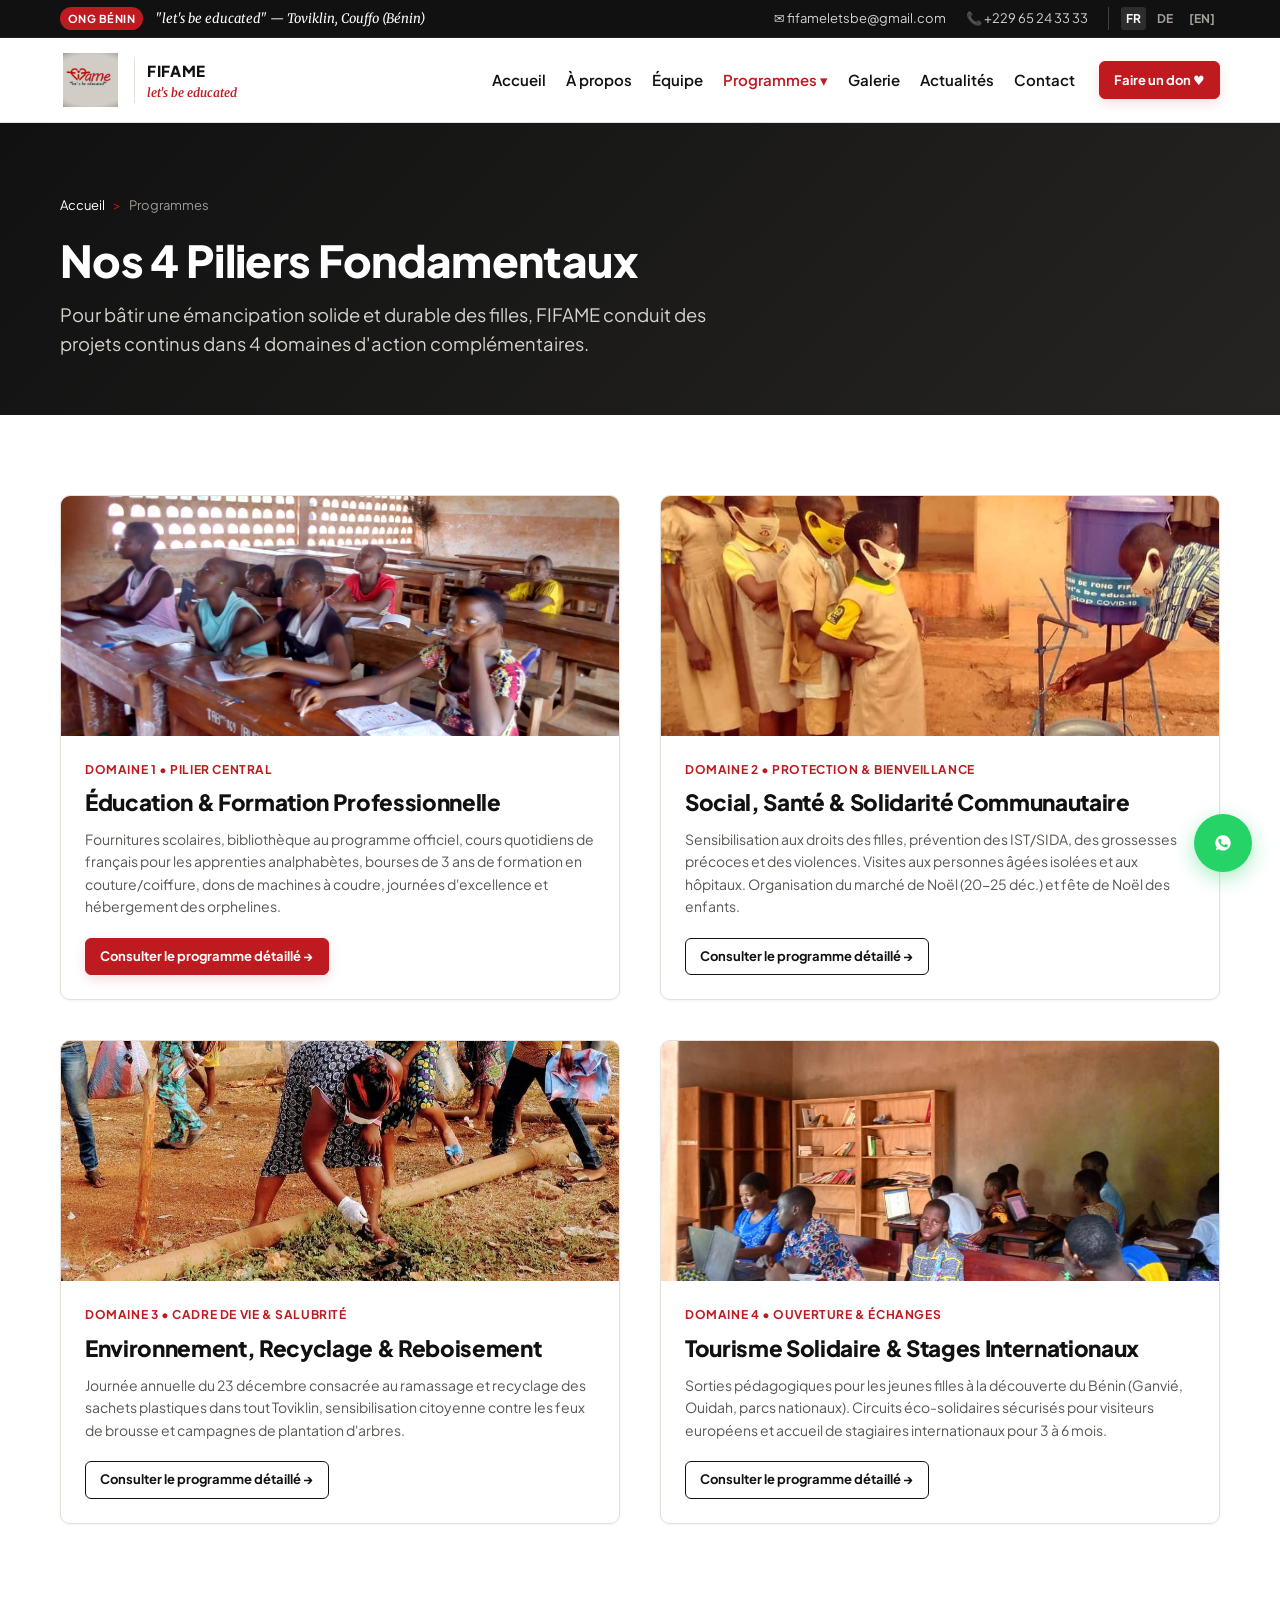
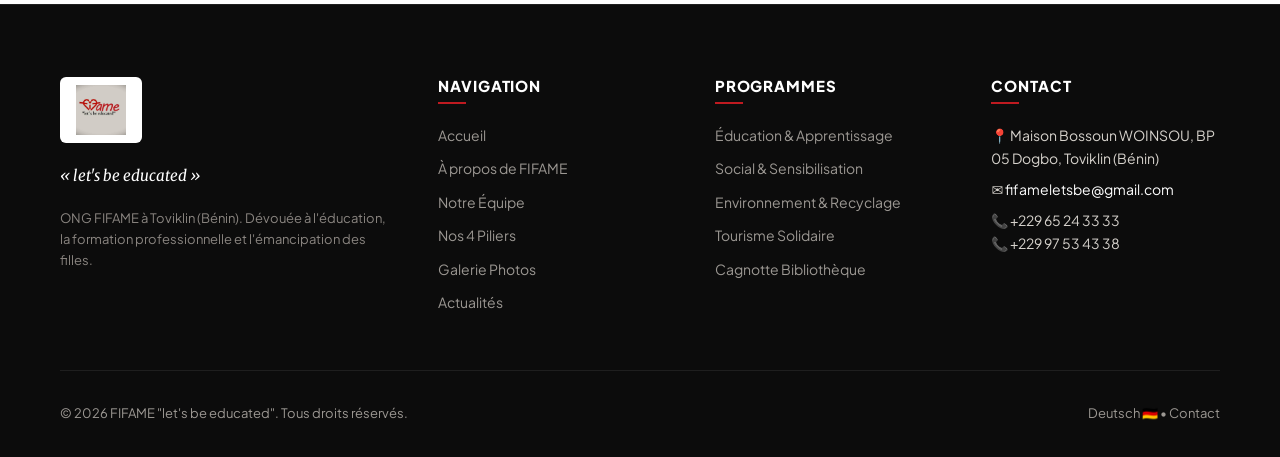
<file: programmes.html>
<!DOCTYPE html>
<html lang="fr">
<head>
  <meta charset="UTF-8">
  <meta name="viewport" content="width=device-width, initial-scale=1.0">
  <title>Nos Programmes d'Action — ONG FIFAME (Toviklin, Bénin)</title>
  <meta name="description" content="Découvrez les 4 domaines d'action de FIFAME : Éducation & Bourses, Action Sociale & Santé, Environnement & Recyclage, Tourisme Solidaire.">
  <link rel="preconnect" href="https://fonts.googleapis.com">
  <link rel="preconnect" href="https://fonts.gstatic.com" crossorigin>
  <link href="https://fonts.googleapis.com/css2?family=Merriweather:ital,wght@0,300;0,400;0,700;1,300;1,400&family=Plus+Jakarta+Sans:wght@400;500;600;700;800&display=swap" rel="stylesheet">
  <link rel="stylesheet" href="assets/css/style.css">
</head>
<body>

  <!-- TOPBAR -->
  <aside class="topbar">
    <div class="container">
      <div class="topbar-info">
        <span class="topbar-pill">ONG Bénin</span>
        <span class="topbar-motto">"let's be educated" — Toviklin, Couffo (Bénin)</span>
      </div>
      <div class="topbar-contact">
        <a href="mailto:fifameletsbe@gmail.com">✉️ fifameletsbe@gmail.com</a>
        <a href="tel:+22965243333">📞 +229 65 24 33 33</a>
        <div class="lang-switcher">
          <a href="programmes.html" class="active">FR</a>
          <a href="de/index.html">DE</a>
          <a href="#en">[EN]</a>
        </div>
      </div>
    </div>
  </aside>

  <!-- HEADER -->
  <header class="site-header">
    <div class="container">
      <a href="index.html" class="brand">
        <div class="brand-logo-frame">
          <img src="assets/images/fifame-logo.jpg" alt="Logo Officiel FIFAME" width="130" height="54">
        </div>
        <div class="brand-text">
          <span class="brand-title">FIFAME</span>
          <span class="brand-sub">let's be educated</span>
        </div>
      </a>

      <nav class="nav-menu">
        <ul class="nav-links">
          <li class="nav-item"><a href="index.html">Accueil</a></li>
          <li class="nav-item"><a href="a-propos.html">À propos</a></li>
          <li class="nav-item"><a href="equipe.html">Équipe</a></li>
          <li class="nav-item dropdown active">
            <a href="programmes.html">Programmes ▾</a>
            <ul class="dropdown-menu">
              <li><a href="programmes-education.html">🎓 Éducation & Bourses</a></li>
              <li><a href="programmes-social.html">🤝 Social & Santé</a></li>
              <li><a href="programmes-environnement.html">🌱 Environnement & Recyclage</a></li>
              <li><a href="programmes-tourisme.html">🌍 Tourisme Solidaire</a></li>
            </ul>
          </li>
          <li class="nav-item"><a href="galerie.html">Galerie</a></li>
          <li class="nav-item"><a href="blog.html">Actualités</a></li>
          <li class="nav-item"><a href="contact.html">Contact</a></li>
        </ul>
        <a href="faire-un-don.html" class="btn btn-primary btn-sm">Faire un don ♥</a>
      </nav>

      <button id="mobileToggleBtn" class="mobile-btn" aria-label="Ouvrir le menu">☰</button>
    </div>
  </header>

  <!-- MOBILE DRAWER -->
  <div id="mobileDrawer" class="mobile-drawer">
    <div class="mobile-drawer-content">
      <div class="mobile-drawer-header">
        <span class="brand-title">FIFAME ONG</span>
        <button id="mobileDrawerClose" class="mobile-drawer-close">&times;</button>
      </div>
      <ul class="mobile-nav-links">
        <li><a href="index.html">Accueil</a></li>
        <li><a href="a-propos.html">À propos</a></li>
        <li><a href="equipe.html">L'Équipe</a></li>
        <li><a href="programmes.html">Tous nos Programmes</a></li>
        <li><a href="galerie.html">Galerie Photos</a></li>
        <li><a href="blog.html">Actualités</a></li>
        <li><a href="contact.html">Contact</a></li>
      </ul>
      <div style="margin-top: 2rem;">
        <a href="faire-un-don.html" class="btn btn-primary btn-block">Faire un don ♥</a>
      </div>
    </div>
  </div>

  <main>
    <!-- BANNIÈRE PAGE -->
    <div class="page-banner">
      <div class="container">
        <div class="breadcrumb">
          <a href="index.html">Accueil</a>
          <span class="sep">&gt;</span>
          <span>Programmes</span>
        </div>
        <h1>Nos 4 Piliers Fondamentaux</h1>
        <p>
          Pour bâtir une émancipation solide et durable des filles, FIFAME conduit des projets continus dans 4 domaines d'action complémentaires.
        </p>
      </div>
    </div>

    <!-- GRILLE DES 4 DOMAINES D'ACTION -->
    <section class="section">
      <div class="container">
        <div class="grid-2" style="gap: 2.5rem;">
          
          <!-- Pilier 1 : Éducation -->
          <div class="card">
            <div class="card-img" style="height: 240px;">
              <img src="assets/images/education-cours.jpg" alt="Programme Éducation de l'ONG FIFAME">
            </div>
            <div class="card-body">
              <div class="card-tag">Domaine 1 • Pilier Central</div>
              <h2 class="card-title" style="font-size: 1.4rem;">
                <a href="programmes-education.html">Éducation & Formation Professionnelle</a>
              </h2>
              <p class="card-text">
                Fournitures scolaires, bibliothèque au programme officiel, cours quotidiens de français pour les apprenties analphabètes, bourses de 3 ans de formation en couture/coiffure, dons de machines à coudre, journées d'excellence et hébergement des orphelines.
              </p>
              <div style="margin-top: auto;">
                <a href="programmes-education.html" class="btn btn-primary btn-sm">Consulter le programme détaillé &rarr;</a>
              </div>
            </div>
          </div>

          <!-- Pilier 2 : Social & Santé -->
          <div class="card">
            <div class="card-img" style="height: 240px;">
              <img src="assets/images/social-action.jpg" alt="Programme Social et Santé de l'ONG FIFAME">
            </div>
            <div class="card-body">
              <div class="card-tag">Domaine 2 • Protection & Bienveillance</div>
              <h2 class="card-title" style="font-size: 1.4rem;">
                <a href="programmes-social.html">Social, Santé & Solidarité Communautaire</a>
              </h2>
              <p class="card-text">
                Sensibilisation aux droits des filles, prévention des IST/SIDA, des grossesses précoces et des violences. Visites aux personnes âgées isolées et aux hôpitaux. Organisation du marché de Noël (20-25 déc.) et fête de Noël des enfants.
              </p>
              <div style="margin-top: auto;">
                <a href="programmes-social.html" class="btn btn-secondary btn-sm">Consulter le programme détaillé &rarr;</a>
              </div>
            </div>
          </div>

          <!-- Pilier 3 : Environnement -->
          <div class="card">
            <div class="card-img" style="height: 240px;">
              <img src="assets/images/environnement-action.jpg" alt="Programme Environnement et Recyclage">
            </div>
            <div class="card-body">
              <div class="card-tag">Domaine 3 • Cadre de Vie & Salubrité</div>
              <h2 class="card-title" style="font-size: 1.4rem;">
                <a href="programmes-environnement.html">Environnement, Recyclage & Reboisement</a>
              </h2>
              <p class="card-text">
                Journée annuelle du 23 décembre consacrée au ramassage et recyclage des sachets plastiques dans tout Toviklin, sensibilisation citoyenne contre les feux de brousse et campagnes de plantation d'arbres.
              </p>
              <div style="margin-top: auto;">
                <a href="programmes-environnement.html" class="btn btn-secondary btn-sm">Consulter le programme détaillé &rarr;</a>
              </div>
            </div>
          </div>

          <!-- Pilier 4 : Tourisme solidaire -->
          <div class="card">
            <div class="card-img" style="height: 240px;">
              <img src="assets/images/tourisme-solidaire.jpg" alt="Tourisme solidaire et échanges internationaux">
            </div>
            <div class="card-body">
              <div class="card-tag">Domaine 4 • Ouverture & Échanges</div>
              <h2 class="card-title" style="font-size: 1.4rem;">
                <a href="programmes-tourisme.html">Tourisme Solidaire & Stages Internationaux</a>
              </h2>
              <p class="card-text">
                Sorties pédagogiques pour les jeunes filles à la découverte du Bénin (Ganvié, Ouidah, parcs nationaux). Circuits éco-solidaires sécurisés pour visiteurs européens et accueil de stagiaires internationaux pour 3 à 6 mois.
              </p>
              <div style="margin-top: auto;">
                <a href="programmes-tourisme.html" class="btn btn-secondary btn-sm">Consulter le programme détaillé &rarr;</a>
              </div>
            </div>
          </div>

        </div>
      </div>
    </section>
  </main>

  <!-- FOOTER -->
  <footer class="site-footer">
    <div class="container">
      <div class="footer-grid">
        <div class="footer-brand">
          <div class="footer-logo-frame">
            <img src="assets/images/fifame-logo.jpg" alt="Logo ONG FIFAME">
          </div>
          <div class="footer-motto">« let's be educated »</div>
          <p style="font-size: 0.8125rem; line-height: 1.6; color: #8A8580;">
            ONG FIFAME à Toviklin (Bénin). Dévouée à l'éducation, la formation professionnelle et l'émancipation des filles.
          </p>
        </div>

        <div class="footer-col">
          <h4>Navigation</h4>
          <ul class="footer-links">
            <li><a href="index.html">Accueil</a></li>
            <li><a href="a-propos.html">À propos de FIFAME</a></li>
            <li><a href="equipe.html">Notre Équipe</a></li>
            <li><a href="programmes.html">Nos 4 Piliers</a></li>
            <li><a href="galerie.html">Galerie Photos</a></li>
            <li><a href="blog.html">Actualités</a></li>
          </ul>
        </div>

        <div class="footer-col">
          <h4>Programmes</h4>
          <ul class="footer-links">
            <li><a href="programmes-education.html">Éducation & Apprentissage</a></li>
            <li><a href="programmes-social.html">Social & Sensibilisation</a></li>
            <li><a href="programmes-environnement.html">Environnement & Recyclage</a></li>
            <li><a href="programmes-tourisme.html">Tourisme Solidaire</a></li>
            <li><a href="faire-un-don.html">Cagnotte Bibliothèque</a></li>
          </ul>
        </div>

        <div class="footer-col">
          <h4>Contact</h4>
          <p style="margin-bottom: 0.5rem; color: #D6D2CC;">
            📍 Maison Bossoun WOINSOU, BP 05 Dogbo, Toviklin (Bénin)
          </p>
          <p style="margin-bottom: 0.5rem; color: #D6D2CC;">
            ✉️ <a href="mailto:fifameletsbe@gmail.com" style="color: #FFFFFF;">fifameletsbe@gmail.com</a>
          </p>
          <p style="color: #D6D2CC;">
            📞 +229 65 24 33 33<br>📞 +229 97 53 43 38
          </p>
        </div>
      </div>

      <div class="footer-bottom">
        <div>&copy; <span id="currentYear">2026</span> FIFAME "let's be educated". Tous droits réservés.</div>
        <div><a href="de/index.html">Deutsch 🇩🇪</a> &bull; <a href="contact.html">Contact</a></div>
      </div>
    </div>
  </footer>

  <a href="https://wa.me/22965243333?text=Bonjour%20ONG%20FIFAME%2C%20je%20souhaite%20en%20savoir%20plus." class="whatsapp-float" target="_blank" rel="noopener" aria-label="WhatsApp">
    <svg viewBox="0 0 24 24"><path d="M12.031 6.172c-3.181 0-5.767 2.586-5.768 5.766-.001 1.298.38 2.27 1.019 3.287l-.582 2.128 2.182-.573c.978.58 1.911.928 3.145.929 3.178 0 5.767-2.587 5.768-5.766.001-3.187-2.575-5.77-5.764-5.771zm3.392 8.244c-.144.405-.837.774-1.17.824-.299.045-.677.063-1.092-.069-.252-.08-.575-.187-.988-.365-1.739-.751-2.874-2.502-2.961-2.617-.087-.116-.708-.94-.708-1.793s.448-1.273.607-1.446c.159-.173.346-.217.462-.217l.332.006c.106.005.249-.04.39.298.144.347.491 1.2.534 1.287.043.087.072.188.014.304-.058.116-.087.188-.173.289l-.26.304c-.087.086-.177.18-.076.354.101.174.449.741.964 1.201.662.591 1.221.774 1.394.86.174.086.275.072.376-.043.101-.116.433-.506.549-.68.116-.173.231-.145.39-.087s1.011.477 1.184.564.289.13.332.202c.043.072.043.419-.101.824z"/></svg>
  </a>

  <script src="assets/js/main.js"></script>
</body>
</html>
</file>
<file: assets/css/style.css>
/* ==========================================================================
   ONG FIFAME "let's be educated" — Stylesheet Officielle
   Lieu : Toviklin, Département du Couffo, Bénin
   Charte graphique :
     - Rouge principal : #BF1A20
     - Noir profond    : #111111
     - Blanc pur       : #FFFFFF
     - Gris écru       : #F5F3F0
   Mobile-first, léger, accessible (WCAG AA)
   ========================================================================== */

:root {
  --fifame-red: #BF1A20;
  --fifame-red-hover: #9E1419;
  --fifame-red-soft: #FCF1F1;
  --fifame-red-glow: rgba(191, 26, 32, 0.15);
  --fifame-black: #111111;
  --fifame-dark-soft: #1E1E1E;
  --fifame-white: #FFFFFF;
  --fifame-bg-gray: #F5F3F0;
  --fifame-border: #E5E0DA;
  --fifame-border-light: #ECE8E3;
  --fifame-text: #222222;
  --fifame-text-muted: #5A5652;
  --fifame-text-subtle: #847F7A;
  
  --font-sans: 'Plus Jakarta Sans', system-ui, -apple-system, BlinkMacSystemFont, "Segoe UI", Roboto, sans-serif;
  --font-serif: 'Merriweather', Georgia, serif;
  
  --shadow-xs: 0 1px 3px rgba(17, 17, 17, 0.05);
  --shadow-sm: 0 2px 8px rgba(17, 17, 17, 0.06);
  --shadow-md: 0 8px 24px rgba(17, 17, 17, 0.08);
  --shadow-lg: 0 16px 40px rgba(17, 17, 17, 0.12);
  
  --radius-sm: 6px;
  --radius-md: 10px;
  --radius-lg: 16px;
  --radius-pill: 9999px;
  
  --transition: all 0.25s cubic-bezier(0.16, 1, 0.3, 1);
}

/* Reset & Box Sizing */
*, *::before, *::after {
  box-sizing: border-box;
  margin: 0;
  padding: 0;
}

html {
  scroll-behavior: smooth;
  font-size: 16px;
}

body {
  font-family: var(--font-sans);
  background-color: var(--fifame-white);
  color: var(--fifame-text);
  line-height: 1.65;
  -webkit-font-smoothing: antialiased;
  overflow-x: hidden;
  display: flex;
  flex-direction: column;
  min-height: 100vh;
}

main {
  flex-grow: 1;
}

/* Typographie */
h1, h2, h3, h4, h5, h6 {
  color: var(--fifame-black);
  font-weight: 800;
  line-height: 1.25;
  letter-spacing: -0.015em;
}

p {
  margin-bottom: 1rem;
}

p:last-child {
  margin-bottom: 0;
}

a {
  color: inherit;
  text-decoration: none;
  transition: var(--transition);
}

img {
  max-width: 100%;
  height: auto;
  display: block;
}

ul, ol {
  padding-left: 1.25rem;
}

/* Container */
.container {
  width: 100%;
  max-width: 1200px;
  margin: 0 auto;
  padding: 0 1.25rem;
}

/* Barre Supérieure */
.topbar {
  background-color: var(--fifame-black);
  color: #D6D2CC;
  font-size: 0.8125rem;
  padding: 0.45rem 0;
  border-bottom: 1px solid rgba(255, 255, 255, 0.08);
}

.topbar .container {
  display: flex;
  justify-content: space-between;
  align-items: center;
  flex-wrap: wrap;
  gap: 0.5rem;
}

.topbar-info {
  display: flex;
  align-items: center;
  gap: 0.75rem;
  flex-wrap: wrap;
}

.topbar-pill {
  background-color: var(--fifame-red);
  color: var(--fifame-white);
  font-weight: 700;
  font-size: 0.6875rem;
  padding: 0.15rem 0.5rem;
  border-radius: var(--radius-pill);
  text-transform: uppercase;
  letter-spacing: 0.04em;
}

.topbar-motto {
  font-family: var(--font-serif);
  font-style: italic;
  color: #FFFFFF;
}

.topbar-contact {
  display: flex;
  align-items: center;
  gap: 1.25rem;
}

.topbar-contact a:hover {
  color: var(--fifame-white);
}

/* Sélecteur de langue */
.lang-switcher {
  display: flex;
  align-items: center;
  gap: 0.4rem;
  font-size: 0.75rem;
  font-weight: 700;
  border-left: 1px solid rgba(255, 255, 255, 0.2);
  padding-left: 0.8rem;
}

.lang-switcher a {
  color: #A39E98;
  padding: 0.1rem 0.3rem;
  border-radius: 3px;
}

.lang-switcher a.active,
.lang-switcher a:hover {
  color: var(--fifame-white);
  background-color: rgba(255, 255, 255, 0.12);
}

/* Header & Navigation */
.site-header {
  background-color: var(--fifame-white);
  position: sticky;
  top: 0;
  z-index: 900;
  border-bottom: 1px solid var(--fifame-border);
  box-shadow: 0 1px 4px rgba(17, 17, 17, 0.03);
}

.site-header .container {
  display: flex;
  align-items: center;
  justify-content: space-between;
  height: 84px;
}

/* Logo Officiel FIFAME */
.brand {
  display: flex;
  align-items: center;
  gap: 0.85rem;
  text-decoration: none;
}

.brand-logo-frame {
  height: 62px;
  display: flex;
  align-items: center;
  justify-content: center;
  background: var(--fifame-white);
  padding: 3px;
  border-radius: 6px;
}

.brand-logo-frame img {
  max-height: 54px;
  width: auto;
  object-fit: contain;
}

.brand-text {
  display: flex;
  flex-direction: column;
  border-left: 1px solid var(--fifame-border);
  padding-left: 0.75rem;
}

.brand-title {
  font-weight: 800;
  font-size: 0.95rem;
  color: var(--fifame-black);
  letter-spacing: 0.04em;
  text-transform: uppercase;
}

.brand-sub {
  font-family: var(--font-serif);
  font-style: italic;
  font-size: 0.75rem;
  color: var(--fifame-red);
  font-weight: 600;
}

/* Nav Menu */
.nav-menu {
  display: flex;
  align-items: center;
  gap: 1.5rem;
}

.nav-links {
  display: flex;
  list-style: none;
  align-items: center;
  gap: 1.25rem;
}

.nav-item {
  position: relative;
}

.nav-item > a {
  font-size: 0.9375rem;
  font-weight: 600;
  color: var(--fifame-black);
  padding: 0.5rem 0;
  display: inline-flex;
  align-items: center;
  gap: 0.25rem;
}

.nav-item > a:hover,
.nav-item.active > a {
  color: var(--fifame-red);
}

/* Dropdown pour Programmes */
.dropdown-menu {
  position: absolute;
  top: 100%;
  left: -0.5rem;
  background: var(--fifame-white);
  border: 1px solid var(--fifame-border);
  border-radius: var(--radius-md);
  box-shadow: var(--shadow-lg);
  padding: 0.5rem 0;
  min-width: 220px;
  opacity: 0;
  visibility: hidden;
  transform: translateY(8px);
  transition: var(--transition);
  list-style: none;
  z-index: 1000;
}

.dropdown:hover .dropdown-menu,
.dropdown:focus-within .dropdown-menu {
  opacity: 1;
  visibility: visible;
  transform: translateY(0);
}

.dropdown-menu a {
  display: block;
  padding: 0.6rem 1rem;
  font-size: 0.875rem;
  color: var(--fifame-black);
  font-weight: 500;
}

.dropdown-menu a:hover {
  background-color: var(--fifame-bg-gray);
  color: var(--fifame-red);
  padding-left: 1.25rem;
}

/* Boutons */
.btn {
  display: inline-flex;
  align-items: center;
  justify-content: center;
  gap: 0.5rem;
  font-family: var(--font-sans);
  font-size: 0.9375rem;
  font-weight: 700;
  padding: 0.75rem 1.45rem;
  border-radius: var(--radius-sm);
  cursor: pointer;
  border: 1.5px solid transparent;
  transition: var(--transition);
  white-space: nowrap;
}

.btn-primary {
  background-color: var(--fifame-red);
  color: var(--fifame-white);
  border-color: var(--fifame-red);
  box-shadow: 0 4px 12px var(--fifame-red-glow);
}

.btn-primary:hover {
  background-color: var(--fifame-red-hover);
  border-color: var(--fifame-red-hover);
  transform: translateY(-2px);
  box-shadow: 0 6px 16px rgba(191, 26, 32, 0.25);
  color: var(--fifame-white);
}

.btn-secondary {
  background-color: transparent;
  color: var(--fifame-black);
  border-color: var(--fifame-black);
}

.btn-secondary:hover {
  background-color: var(--fifame-black);
  color: var(--fifame-white);
  transform: translateY(-2px);
}

.btn-white {
  background-color: var(--fifame-white);
  color: var(--fifame-black);
  border-color: var(--fifame-white);
}

.btn-white:hover {
  background-color: var(--fifame-bg-gray);
  transform: translateY(-2px);
}

.btn-outline-red {
  background-color: transparent;
  color: var(--fifame-red);
  border-color: var(--fifame-red);
}

.btn-outline-red:hover {
  background-color: var(--fifame-red);
  color: var(--fifame-white);
}

.btn-sm {
  padding: 0.45rem 0.9rem;
  font-size: 0.8125rem;
}

.btn-lg {
  padding: 0.9rem 1.85rem;
  font-size: 1.05rem;
}

.btn-block {
  width: 100%;
}

/* Bouton Burger Mobile */
.mobile-btn {
  display: none;
  background: none;
  border: none;
  cursor: pointer;
  padding: 0.5rem;
  color: var(--fifame-black);
  font-size: 1.6rem;
}

/* Hero Section */
.hero {
  position: relative;
  background-color: var(--fifame-bg-gray);
  padding: 5rem 0;
  border-bottom: 1px solid var(--fifame-border);
  overflow: hidden;
}

.hero-grid {
  display: grid;
  grid-template-columns: 1.15fr 0.85fr;
  align-items: center;
  gap: 3.5rem;
}

.hero-pill {
  display: inline-flex;
  align-items: center;
  gap: 0.5rem;
  background: var(--fifame-white);
  border: 1px solid var(--fifame-border);
  padding: 0.35rem 0.85rem;
  border-radius: var(--radius-pill);
  font-size: 0.8125rem;
  font-weight: 700;
  color: var(--fifame-red);
  margin-bottom: 1.25rem;
  box-shadow: var(--shadow-xs);
}

.hero-title {
  font-size: 3.15rem;
  font-weight: 800;
  color: var(--fifame-black);
  line-height: 1.15;
  margin-bottom: 1.25rem;
}

.hero-title span.red {
  color: var(--fifame-red);
}

.hero-lead {
  font-size: 1.15rem;
  color: var(--fifame-text-muted);
  line-height: 1.7;
  margin-bottom: 2rem;
  max-width: 580px;
}

.hero-ctas {
  display: flex;
  flex-wrap: wrap;
  gap: 1rem;
  margin-bottom: 2.5rem;
}

.hero-stats {
  display: grid;
  grid-template-columns: repeat(3, 1fr);
  gap: 1.5rem;
  padding-top: 1.75rem;
  border-top: 1px solid var(--fifame-border);
}

.stat-item .stat-num {
  font-size: 2rem;
  font-weight: 800;
  color: var(--fifame-black);
  line-height: 1.1;
  display: flex;
  align-items: baseline;
  gap: 2px;
}

.stat-item .stat-num span {
  color: var(--fifame-red);
}

.stat-item .stat-lbl {
  font-size: 0.8125rem;
  color: var(--fifame-text-muted);
  font-weight: 500;
  margin-top: 0.25rem;
}

.hero-visual {
  position: relative;
}

.hero-img-frame {
  border-radius: var(--radius-lg);
  overflow: hidden;
  box-shadow: var(--shadow-lg);
  border: 4px solid var(--fifame-white);
  position: relative;
}

.hero-img-frame img {
  width: 100%;
  height: 440px;
  object-fit: cover;
}

.hero-badge-overlay {
  position: absolute;
  bottom: 1.25rem;
  left: 1.25rem;
  right: 1.25rem;
  background: rgba(255, 255, 255, 0.95);
  backdrop-filter: blur(8px);
  padding: 1rem 1.25rem;
  border-radius: var(--radius-md);
  border: 1px solid var(--fifame-border);
  box-shadow: var(--shadow-md);
}

.hero-badge-overlay .badge-title {
  font-weight: 800;
  font-size: 0.9375rem;
  color: var(--fifame-black);
}

.hero-badge-overlay .badge-sub {
  font-size: 0.8125rem;
  color: var(--fifame-text-muted);
  font-family: var(--font-serif);
  font-style: italic;
}

/* Section Header standard */
.section-header {
  margin-bottom: 3rem;
}

.section-header.center {
  text-align: center;
  max-width: 720px;
  margin-left: auto;
  margin-right: auto;
}

.eyebrow {
  display: inline-block;
  font-size: 0.8125rem;
  font-weight: 800;
  color: var(--fifame-red);
  text-transform: uppercase;
  letter-spacing: 0.08em;
  margin-bottom: 0.5rem;
}

.section-title {
  font-size: 2.25rem;
  color: var(--fifame-black);
  margin-bottom: 0.75rem;
}

.section-desc {
  font-size: 1.05rem;
  color: var(--fifame-text-muted);
  line-height: 1.65;
}

/* Sections génériques */
.section {
  padding: 5rem 0;
}

.section-alt {
  background-color: var(--fifame-bg-gray);
  border-top: 1px solid var(--fifame-border);
  border-bottom: 1px solid var(--fifame-border);
}

.section-dark {
  background-color: var(--fifame-black);
  color: var(--fifame-white);
}

.section-dark h1, .section-dark h2, .section-dark h3 {
  color: var(--fifame-white);
}

/* Grilles */
.grid-2 {
  display: grid;
  grid-template-columns: repeat(2, 1fr);
  gap: 2.5rem;
}

.grid-3 {
  display: grid;
  grid-template-columns: repeat(3, 1fr);
  gap: 2rem;
}

.grid-4 {
  display: grid;
  grid-template-columns: repeat(4, 1fr);
  gap: 1.5rem;
}

/* Cartes Piliers */
.pillar-card {
  background: var(--fifame-white);
  border: 1px solid var(--fifame-border);
  border-radius: var(--radius-md);
  padding: 2rem 1.5rem;
  display: flex;
  flex-direction: column;
  justify-content: space-between;
  transition: var(--transition);
  position: relative;
}

.pillar-card:hover {
  transform: translateY(-4px);
  border-color: var(--fifame-red);
  box-shadow: var(--shadow-md);
}

.pillar-icon {
  width: 48px;
  height: 48px;
  border-radius: var(--radius-sm);
  background: var(--fifame-red-soft);
  color: var(--fifame-red);
  display: flex;
  align-items: center;
  justify-content: center;
  font-size: 1.5rem;
  margin-bottom: 1.25rem;
}

.pillar-card h3 {
  font-size: 1.2rem;
  margin-bottom: 0.65rem;
}

.pillar-card p {
  font-size: 0.875rem;
  color: var(--fifame-text-muted);
  line-height: 1.6;
  margin-bottom: 1.25rem;
}

.pillar-link {
  font-size: 0.8125rem;
  font-weight: 700;
  color: var(--fifame-red);
  display: inline-flex;
  align-items: center;
  gap: 0.35rem;
}

.pillar-link:hover {
  gap: 0.6rem;
}

/* Cartes Équipe */
.team-card {
  background: var(--fifame-white);
  border: 1px solid var(--fifame-border);
  border-radius: var(--radius-lg);
  overflow: hidden;
  box-shadow: var(--shadow-sm);
  transition: var(--transition);
}

.team-card:hover {
  transform: translateY(-4px);
  box-shadow: var(--shadow-md);
}

.team-card-img {
  height: 320px;
  width: 100%;
  overflow: hidden;
  background-color: var(--fifame-bg-gray);
}

.team-card-img img {
  width: 100%;
  height: 100%;
  object-fit: cover;
  object-position: top center;
  transition: transform 0.5s ease;
}

.team-card:hover .team-card-img img {
  transform: scale(1.03);
}

.team-card-body {
  padding: 1.75rem;
}

.team-role {
  font-size: 0.75rem;
  font-weight: 800;
  text-transform: uppercase;
  color: var(--fifame-red);
  letter-spacing: 0.05em;
  margin-bottom: 0.35rem;
}

.team-name {
  font-size: 1.35rem;
  margin-bottom: 0.75rem;
}

.team-bio {
  font-size: 0.9rem;
  color: var(--fifame-text-muted);
  line-height: 1.65;
}

/* Cartes Articles / Projets */
.card {
  background: var(--fifame-white);
  border: 1px solid var(--fifame-border);
  border-radius: var(--radius-md);
  overflow: hidden;
  box-shadow: var(--shadow-xs);
  transition: var(--transition);
  display: flex;
  flex-direction: column;
}

.card:hover {
  transform: translateY(-4px);
  box-shadow: var(--shadow-md);
  border-color: #D6D0C8;
}

.card-img {
  height: 210px;
  width: 100%;
  overflow: hidden;
  background-color: var(--fifame-bg-gray);
}

.card-img img {
  width: 100%;
  height: 100%;
  object-fit: cover;
  transition: transform 0.4s ease;
}

.card:hover .card-img img {
  transform: scale(1.04);
}

.card-body {
  padding: 1.5rem;
  display: flex;
  flex-direction: column;
  flex-grow: 1;
}

.card-tag {
  font-size: 0.75rem;
  font-weight: 700;
  text-transform: uppercase;
  color: var(--fifame-red);
  letter-spacing: 0.05em;
  margin-bottom: 0.5rem;
}

.card-title {
  font-size: 1.15rem;
  margin-bottom: 0.65rem;
  line-height: 1.35;
}

.card-text {
  font-size: 0.875rem;
  color: var(--fifame-text-muted);
  line-height: 1.6;
  margin-bottom: 1.25rem;
  flex-grow: 1;
}

.card-meta {
  font-size: 0.75rem;
  color: var(--fifame-text-subtle);
  border-top: 1px solid var(--fifame-border-light);
  padding-top: 0.75rem;
  display: flex;
  justify-content: space-between;
}

/* Page Bannière standard pour sous-pages */
.page-banner {
  background: linear-gradient(135deg, var(--fifame-black) 0%, #252422 100%);
  color: var(--fifame-white);
  padding: 4.5rem 0 3.5rem;
  position: relative;
}

.page-banner h1 {
  color: var(--fifame-white);
  font-size: 2.75rem;
  margin-bottom: 0.75rem;
}

.page-banner p {
  color: #D6D2CC;
  font-size: 1.15rem;
  max-width: 680px;
  line-height: 1.6;
}

.breadcrumb {
  display: flex;
  align-items: center;
  gap: 0.5rem;
  font-size: 0.8125rem;
  color: #9E9993;
  margin-bottom: 1rem;
}

.breadcrumb a {
  color: #FFFFFF;
}

.breadcrumb span.sep {
  color: var(--fifame-red);
}

/* Galerie & Lightbox */
.gallery-filters {
  display: flex;
  flex-wrap: wrap;
  gap: 0.5rem;
  justify-content: center;
  margin-bottom: 2.5rem;
}

.filter-btn {
  background: var(--fifame-bg-gray);
  border: 1px solid var(--fifame-border);
  padding: 0.5rem 1.15rem;
  border-radius: var(--radius-pill);
  font-size: 0.875rem;
  font-weight: 600;
  color: var(--fifame-text);
  cursor: pointer;
  transition: var(--transition);
}

.filter-btn:hover,
.filter-btn.active {
  background: var(--fifame-red);
  color: var(--fifame-white);
  border-color: var(--fifame-red);
}

.gallery-grid {
  display: grid;
  grid-template-columns: repeat(3, 1fr);
  gap: 1.5rem;
}

.gallery-item {
  border-radius: var(--radius-md);
  overflow: hidden;
  box-shadow: var(--shadow-sm);
  background: var(--fifame-white);
  border: 1px solid var(--fifame-border);
  cursor: pointer;
  transition: var(--transition);
  position: relative;
}

.gallery-item:hover {
  transform: translateY(-4px);
  box-shadow: var(--shadow-lg);
}

.gallery-item img {
  width: 100%;
  height: 250px;
  object-fit: cover;
  transition: transform 0.4s ease;
}

.gallery-item:hover img {
  transform: scale(1.05);
}

.gallery-caption {
  padding: 0.85rem 1rem;
  font-size: 0.8125rem;
  color: var(--fifame-text-muted);
  background: var(--fifame-white);
  border-top: 1px solid var(--fifame-border-light);
}

/* Lightbox Modal */
.lightbox {
  position: fixed;
  inset: 0;
  background: rgba(17, 17, 17, 0.92);
  z-index: 2000;
  display: none;
  align-items: center;
  justify-content: center;
  padding: 2rem;
}

.lightbox.active {
  display: flex;
}

.lightbox-content {
  max-width: 900px;
  max-height: 85vh;
  position: relative;
  display: flex;
  flex-direction: column;
  align-items: center;
}

.lightbox-content img {
  max-height: 75vh;
  max-width: 100%;
  object-fit: contain;
  border-radius: var(--radius-sm);
}

.lightbox-caption {
  color: var(--fifame-white);
  margin-top: 1rem;
  font-size: 0.9375rem;
  text-align: center;
}

.lightbox-close {
  position: absolute;
  top: -2.5rem;
  right: 0;
  background: none;
  border: none;
  color: var(--fifame-white);
  font-size: 2rem;
  cursor: pointer;
}

/* Formulaires */
.form-group {
  margin-bottom: 1.25rem;
}

.form-label {
  display: block;
  font-size: 0.875rem;
  font-weight: 700;
  color: var(--fifame-black);
  margin-bottom: 0.4rem;
}

.form-control {
  width: 100%;
  padding: 0.8rem 1rem;
  font-family: inherit;
  font-size: 0.9375rem;
  color: var(--fifame-text);
  background: var(--fifame-white);
  border: 1.5px solid var(--fifame-border);
  border-radius: var(--radius-sm);
  transition: var(--transition);
}

.form-control:focus {
  outline: none;
  border-color: var(--fifame-red);
  box-shadow: 0 0 0 3px var(--fifame-red-soft);
}

textarea.form-control {
  resize: vertical;
  min-height: 120px;
}

/* Notice [À COMPLÉTER] discrète et claire */
.to-complete {
  display: inline-block;
  background: #FFF4E5;
  color: #B76E00;
  border: 1px dashed #FFB020;
  font-size: 0.75rem;
  font-weight: 700;
  padding: 0.15rem 0.45rem;
  border-radius: 4px;
  vertical-align: middle;
}

/* Floating WhatsApp Button */
.whatsapp-float {
  position: fixed;
  bottom: 1.75rem;
  right: 1.75rem;
  background-color: #25D366;
  color: #FFFFFF;
  width: 58px;
  height: 58px;
  border-radius: 50%;
  display: flex;
  align-items: center;
  justify-content: center;
  box-shadow: 0 6px 20px rgba(37, 211, 102, 0.4);
  z-index: 950;
  transition: var(--transition);
}

.whatsapp-float:hover {
  transform: scale(1.08) translateY(-2px);
  background-color: #20BA5A;
  color: #FFFFFF;
}

.whatsapp-float svg {
  width: 32px;
  height: 32px;
  fill: currentColor;
}

/* Footer Institutionnel */
.site-footer {
  background-color: #0c0c0c;
  color: #9C9893;
  padding: 4.5rem 0 2rem;
  border-top: 1px solid rgba(255, 255, 255, 0.08);
  font-size: 0.875rem;
}

.footer-grid {
  display: grid;
  grid-template-columns: 1.3fr 0.9fr 0.9fr 0.9fr;
  gap: 3rem;
  margin-bottom: 3.5rem;
}

.footer-brand {
  display: flex;
  flex-direction: column;
  gap: 1.25rem;
}

.footer-logo-frame {
  background-color: var(--fifame-white);
  padding: 0.5rem 1rem;
  border-radius: var(--radius-sm);
  display: inline-flex;
  width: fit-content;
}

.footer-logo-frame img {
  max-height: 50px;
  width: auto;
}

.footer-motto {
  font-family: var(--font-serif);
  font-style: italic;
  color: var(--fifame-white);
  font-size: 0.95rem;
}

.footer-col h4 {
  font-size: 0.9375rem;
  color: var(--fifame-white);
  text-transform: uppercase;
  letter-spacing: 0.06em;
  margin-bottom: 1.25rem;
  position: relative;
  padding-bottom: 0.5rem;
}

.footer-col h4::after {
  content: '';
  position: absolute;
  bottom: 0;
  left: 0;
  width: 28px;
  height: 2px;
  background-color: var(--fifame-red);
}

.footer-links {
  list-style: none;
  padding: 0;
  display: flex;
  flex-direction: column;
  gap: 0.65rem;
}

.footer-links a:hover {
  color: var(--fifame-white);
  padding-left: 4px;
}

.footer-bottom {
  padding-top: 2rem;
  border-top: 1px solid rgba(255, 255, 255, 0.08);
  display: flex;
  justify-content: space-between;
  align-items: center;
  flex-wrap: wrap;
  gap: 1rem;
  font-size: 0.8125rem;
}

.footer-bottom a:hover {
  color: var(--fifame-white);
}

/* Mobile Drawer Menu */
.mobile-drawer {
  position: fixed;
  inset: 0;
  background: rgba(17, 17, 17, 0.6);
  z-index: 1500;
  opacity: 0;
  visibility: hidden;
  transition: var(--transition);
}

.mobile-drawer.active {
  opacity: 1;
  visibility: visible;
}

.mobile-drawer-content {
  position: absolute;
  top: 0;
  right: 0;
  width: 85%;
  max-width: 340px;
  height: 100%;
  background: var(--fifame-white);
  padding: 2rem 1.5rem;
  box-shadow: -4px 0 25px rgba(0, 0, 0, 0.2);
  display: flex;
  flex-direction: column;
  transform: translateX(100%);
  transition: transform 0.3s ease;
  overflow-y: auto;
}

.mobile-drawer.active .mobile-drawer-content {
  transform: translateX(0);
}

.mobile-drawer-header {
  display: flex;
  justify-content: space-between;
  align-items: center;
  margin-bottom: 2rem;
  padding-bottom: 1rem;
  border-bottom: 1px solid var(--fifame-border);
}

.mobile-drawer-close {
  background: none;
  border: none;
  font-size: 1.75rem;
  cursor: pointer;
  color: var(--fifame-black);
}

.mobile-nav-links {
  list-style: none;
  padding: 0;
  display: flex;
  flex-direction: column;
  gap: 1.15rem;
}

.mobile-nav-links a {
  font-size: 1.05rem;
  font-weight: 700;
  color: var(--fifame-black);
}

.mobile-nav-links a:hover {
  color: var(--fifame-red);
}

/* Responsive Breakpoints */
@media (max-width: 1024px) {
  .nav-menu {
    display: none;
  }
  .mobile-btn {
    display: block;
  }
  .hero-grid {
    grid-template-columns: 1fr;
    gap: 2.5rem;
  }
  .grid-4 {
    grid-template-columns: repeat(2, 1fr);
  }
  .footer-grid {
    grid-template-columns: repeat(2, 1fr);
  }
}

@media (max-width: 768px) {
  .hero-title {
    font-size: 2.35rem;
  }
  .grid-2,
  .grid-3,
  .gallery-grid {
    grid-template-columns: 1fr;
  }
  .hero-stats {
    grid-template-columns: 1fr;
  }
  .footer-grid {
    grid-template-columns: 1fr;
  }
  .topbar-contact {
    display: none;
  }
  .topbar .container {
    justify-content: center;
  }
  .hero-img-frame img {
    height: 300px;
  }
}
</file>
